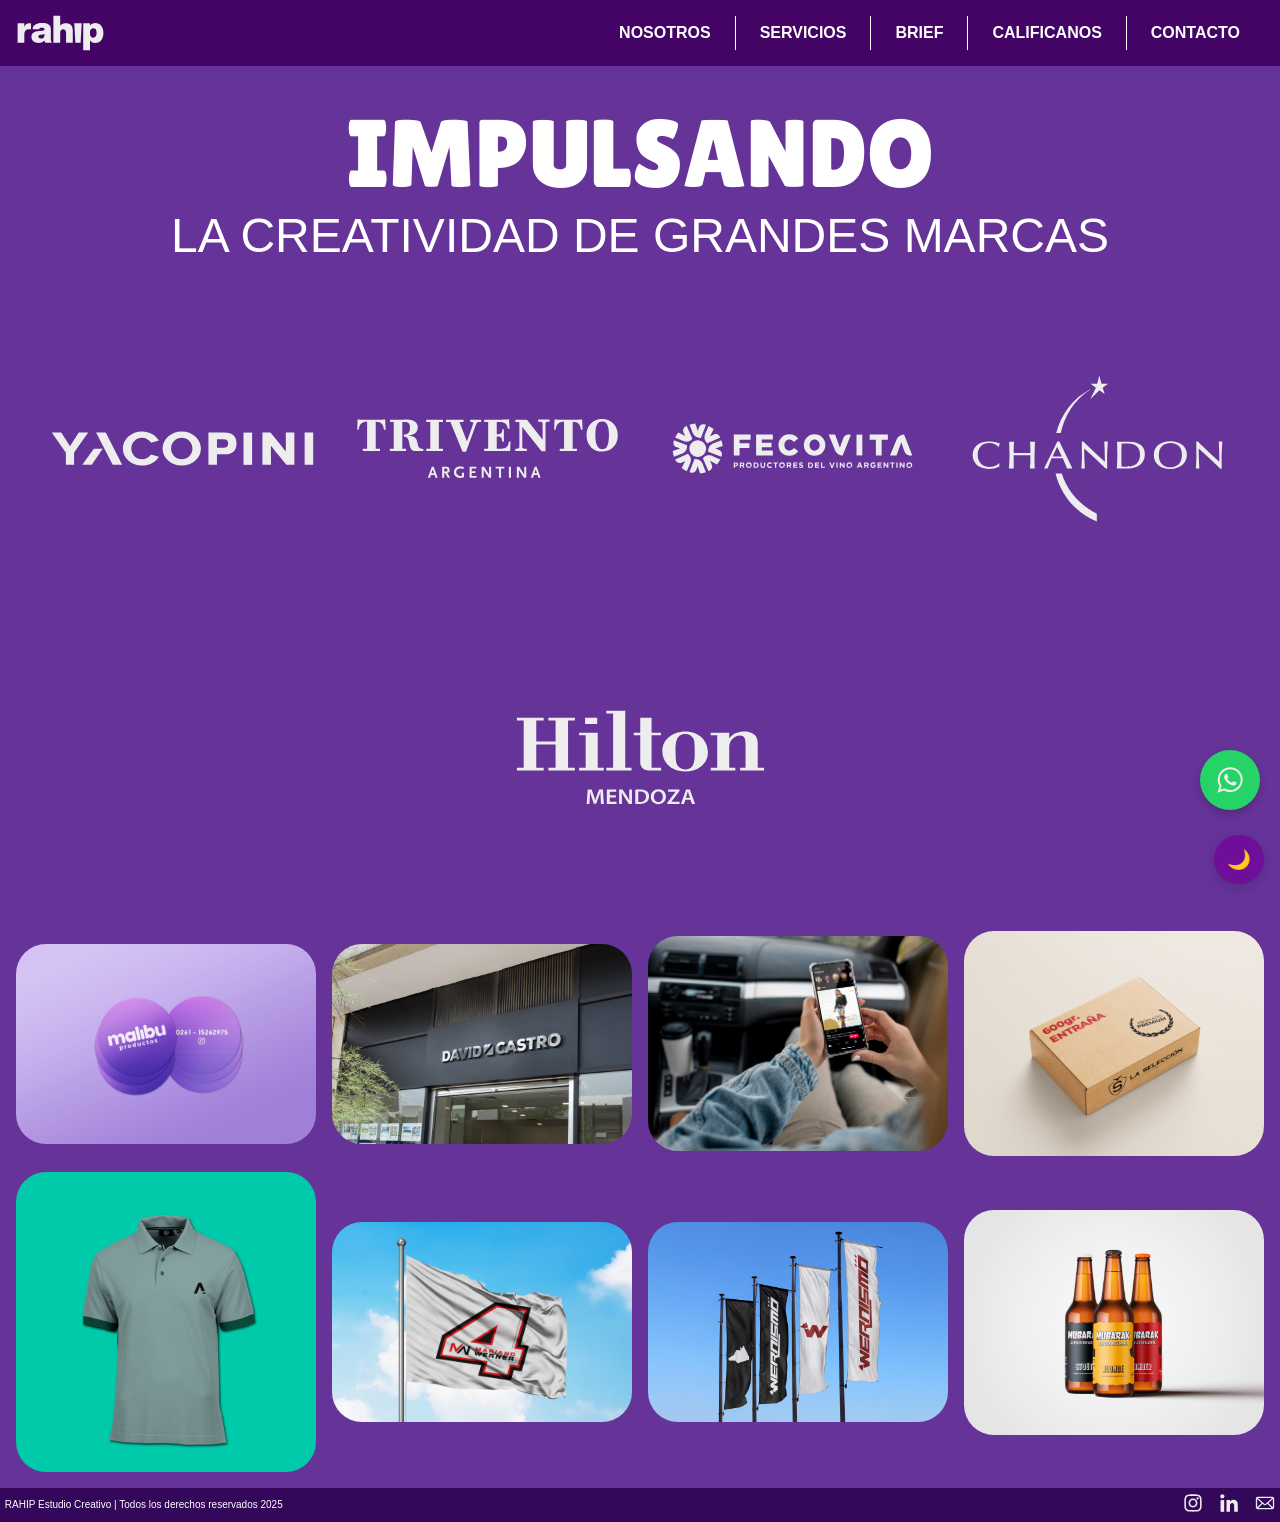
<file: index.html>
<!DOCTYPE html>
<html lang="es">
<head>
  <link rel="icon" type="image/svg+xml" href="layaout-web/archivos/rahip-logo-lila.svg">
  
  <meta charset="UTF-8">
  <meta name="viewport" content="width=device-width, initial-scale=1.0">

  <title>rahip</title>
  <link rel="stylesheet" href="indexestilos.css">

  <link rel="preconnect" href="https://fonts.googleapis.com">
  <link rel="preconnect" href="https://fonts.gstatic.com" crossorigin>
  <link href="https://fonts.googleapis.com/css2?family=Lilita+One&display=swap" rel="stylesheet">
</head>
<body>
  <div class="wrapper">
    <header>
      <nav>
        <a href="index.html" class="brand">
          <img src="layaout-web/archivos/rahip-logo-blanco.svg" alt="Marca" class="brand-icon">
        </a>
        <button class="nav-toggle" id="navToggle" aria-label="toggle navigation" aria-expanded="false">
          <span class="hamburger-icon"></span>
          <span class="sr-only">Menú</span>
        </button>
        <ul class="nav-list" id="navList">
          <li class="nav-item"><a href="nosotros.html">NOSOTROS</a></li>
          <li class="nav-item"><a href="servicios.html">SERVICIOS</a></li>
          <li class="nav-item"><a href="brief.html">BRIEF</a></li>
          <li class="nav-item"><a href="calificanos.html">CALIFICANOS</a></li>
          <li class="nav-item"><a href="contacto.html">CONTACTO</a></li>
         
        </ul>
      </nav>
    </header>
    <button id="theme-toggle" onclick="toggleTheme()">🌙</button>
    <a href="https://wa.me/+5492617501005" target="_blank" class="whatsapp-float">
      <img src="layaout-web/archivos/iconos-redes/whatsapp-blanco.svg" alt="WhatsApp">
    </a>

    <main class="content">
      <section class="banner">
        <h1 class="lilita-one-regular">IMPULSANDO</h1>
        <p class="montserrat">LA CREATIVIDAD DE GRANDES MARCAS</p>
      </section>

      <section class="logos-section">
        <div class="logos-wrapper">
          <div class="logo-item"><img src="layaout-web/archivos/marcas-carrusel/yacopini.svg" alt="Yacopini" width="275px"></div>
          <div class="logo-item"><img src="layaout-web/archivos/marcas-carrusel/trivento.svg" alt="Trivento" width="275px"></div>
          <div class="logo-item"><img src="layaout-web/archivos/marcas-carrusel/fecovita.svg" alt="Fecovita" width="275px"></div>
          <div class="logo-item"><img src="layaout-web/archivos/marcas-carrusel/chandon.svg" alt="Chandon" width="275px"></div>
          <div class="logo-item"><img src="layaout-web/archivos/marcas-carrusel/hilton.svg" alt="Hilton" width="275px"></div>
        </div>
      </section>

      <section>
        <div class="gallery-container">
          <div class="gallery-item"><img src="layaout-web/archivos/home-img/malibu.jpg" alt="Imagen 1"></div>
          <div class="gallery-item"><img src="layaout-web/archivos/home-img/david-castro.jpg" alt="Imagen 2"></div>
          <div class="gallery-item"><img src="layaout-web/archivos/home-img/helena.jpg" alt="Imagen 3"></div>
          <div class="gallery-item"><img src="layaout-web/archivos/home-img/la-seleccion.jpg" alt="Imagen 4"></div>
          <div class="gallery-item"><img src="layaout-web/archivos/home-img/laboratorio-aguero.jpg" alt="Imagen 5"></div>
          <div class="gallery-item"><img src="layaout-web/archivos/home-img/mariano-werner.jpg" alt="Imagen 6"></div>
          <div class="gallery-item"><img src="layaout-web/archivos/home-img/wernismo.jpg" alt="Imagen 7"></div>
          <div class="gallery-item"><img src="layaout-web/archivos/home-img/mubarak.jpg" alt="Imagen 8"></div>
        </div>
      </section>
    </main>

    <footer class="footer">
      <div class="footer-left">
        <p style="font-size: 10px;">RAHIP Estudio Creativo | Todos los derechos reservados 2025</p>
      </div>
      <div class="footer-right">
        <a href="#" class="social-icon"><img src="layaout-web/archivos/iconos-redes/instagram-blanco.svg" alt="Instagram"></a>
        <a href="#" class="social-icon"><img src="layaout-web/archivos/iconos-redes/linkedin-blanco.svg" alt="LinkedIn"></a>
        <a href="#" class="social-icon"><img src="layaout-web/archivos/iconos-redes/mail-blanco.svg" alt="Email"></a>
      </div>
    </footer>
  </div>

  <script>
    // Theme toggle function
    function toggleTheme() {
      const body = document.body;
      const button = document.getElementById('theme-toggle');
      body.classList.toggle('dark-theme');
      button.textContent = body.classList.contains('dark-theme') ? '☀️' : '🌙';
    }

    // Navigation toggle
    const navToggle = document.getElementById('navToggle');
    const navList = document.getElementById('navList');

    if (navToggle && navList) {
      navToggle.addEventListener('click', () => {
        navList.classList.toggle('active');
        const isExpanded = navList.classList.contains('active');
        navToggle.setAttribute('aria-expanded', isExpanded);
      });
    }
  </script>
  
</body>
</html>
</file>
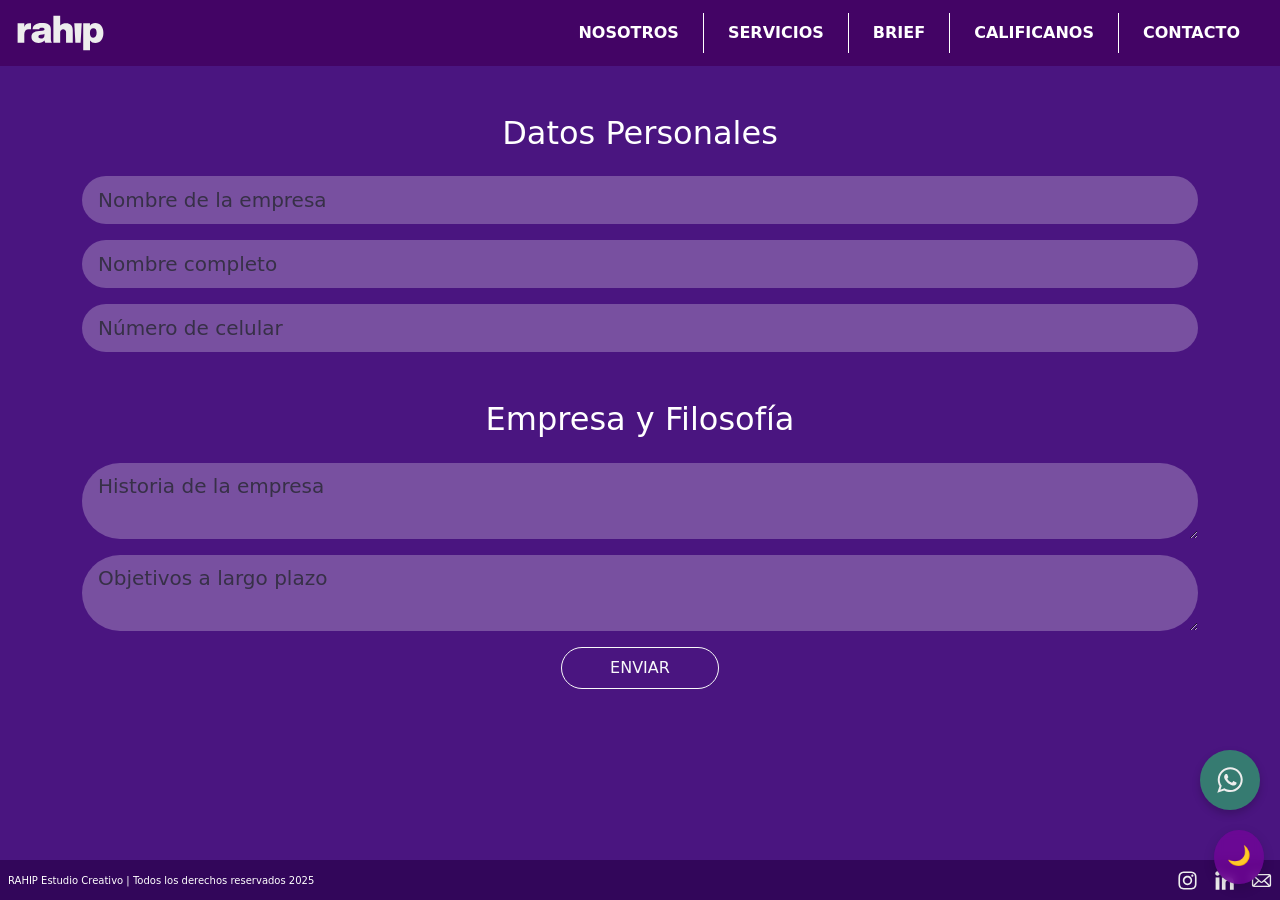
<file: brief.html>
<!DOCTYPE html>
<html lang="es">
<head>
  <meta charset="UTF-8" />
  <meta name="viewport" content="width=device-width, initial-scale=1" />
  <title>rahip - Brief</title> <link rel="stylesheet" href="brief.css" />

  <link rel="preconnect" href="https://fonts.googleapis.com" />
  <link rel="preconnect" href="https://fonts.gstatic.com" crossorigin />
  <link href="https://fonts.googleapis.com/css2?family=Lilita+One&display=swap" rel="stylesheet" />
<link rel="icon" type="image/svg+xml" href="layaout-web/archivos/rahip-logo-lila.svg">
  
  <link
    href="https://cdn.jsdelivr.net/npm/bootstrap@5.3.5/dist/css/bootstrap.min.css"
    rel="stylesheet"
    integrity="sha384-SgOJa3DmI69IUzQ2PVdRZhwQ+dy64/BUtbMJw1MZ8t5HZApcHrRKUc4W0kG879m7"
    crossorigin="anonymous"
  />
</head>
<body>
  <div class="wrapper">
    <header>
      <nav>
        <a href="index.html" class="brand">
          <img src="layaout-web/archivos/rahip-logo-blanco.svg" alt="Marca" class="brand-icon"> </a>
        <button class="nav-toggle" id="navToggle" aria-label="toggle navigation" aria-expanded="false">
          <span class="hamburger-icon"></span>
          <span class="sr-only">Menú</span>
        </button>
        <ul class="nav-list" id="navList">
          <li class="nav-item"><a href="nosotros.html">NOSOTROS</a></li>
          <li class="nav-item"><a href="servicios.html">SERVICIOS</a></li>
          <li class="nav-item"><a href="brief.html">BRIEF</a></li>
          <li class="nav-item"><a href="calificanos.html">CALIFICANOS</a></li>
          <li class="nav-item"><a href="contacto.html">CONTACTO</a></li>
        
        </ul>
      </nav>
    </header>

    <button id="theme-toggle" onclick="toggleTheme()">🌙</button>
    <a href="https://wa.me/+5492617501005" target="_blank" class="whatsapp-float">
      <img src="layaout-web/archivos/iconos-redes/whatsapp-blanco.svg" alt="WhatsApp" />
    </a>

    <main class="content">
      <section class="brief-form">
        <div class="container py-5">
          <h2 class="text-center text-white mb-4">Datos Personales</h2>
          <form action="TU_ENDPOINT" method="post">
            <div class="mb-3">
              <input
                type="text"
                name="empresa"
                class="form-control form-control-lg bg-white bg-opacity-25 border-0 rounded-pill text-white"
                placeholder="Nombre de la empresa"
                required
              />
            </div>
            <div class="mb-3">
              <input
                type="text"
                name="nombre"
                class="form-control form-control-lg bg-white bg-opacity-25 border-0 rounded-pill text-white"
                placeholder="Nombre completo"
                required
              />
            </div>
            <div class="mb-3">
              <input
                type="tel"
                name="telefono"
                class="form-control form-control-lg bg-white bg-opacity-25 border-0 rounded-pill text-white"
                placeholder="Número de celular"
                required
              />
            </div>

            <h2 class="text-center text-white mt-5 mb-4">Empresa y Filosofía</h2>
            <div class="mb-3">
              <textarea
                name="historia"
                rows="2"
                class="form-control form-control-lg bg-white bg-opacity-25 border-0 rounded-pill text-white"
                placeholder="Historia de la empresa"
                required
              ></textarea>
            </div>
            <div class="mb-3">
              <textarea
                name="objetivos"
                rows="2"
                class="form-control form-control-lg bg-white bg-opacity-25 border-0 rounded-pill text-white"
                placeholder="Objetivos a largo plazo"
                required
              ></textarea>
            </div>

            <div class="text-center">
              <button
                type="submit"
                class="btn btn-outline-light rounded-pill px-5 py-2"
              >
                ENVIAR
              </button>
            </div>
          </form>

          <div
            id="success-message"
            class="alert alert-success success-animation"
            role="alert"
            style="
              display: none;
              position: fixed;
              top: 20%;
              left: 50%;
              transform: translateX(-50%);
              z-index: 1000;
            "
          >
            ¡Formulario enviado correctamente!
          </div>
        </div>
      </section>
    </main>
    <footer class="footer">
      <div class="footer-left">
        <p style="font-size: 10px;">RAHIP Estudio Creativo | Todos los derechos reservados 2025</p>
      </div>
      <div class="footer-right">
       <a href="#" class="social-icon"><img src="layaout-web/archivos/iconos-redes/instagram-blanco.svg" alt="Instagram"></a>
        <a href="#" class="social-icon"><img src="layaout-web/archivos/iconos-redes/linkedin-blanco.svg" alt="LinkedIn"></a>
        <a href="#" class="social-icon"><img src="layaout-web/archivos/iconos-redes/mail-blanco.svg" alt="Email"></a>
      </div>
    </footer>
  </div>

  <script src="https://cdn.jsdelivr.net/npm/bootstrap@5.3.5/dist/js/bootstrap.bundle.min.js"
    integrity="sha384-k6d4wzSIapyDyv1kpU366/PK5hCdSbCRGRCMv+eplOQJWyd1fbcAu9OCUj5zNLiq"
    crossorigin="anonymous"></script>

  <script>
    // Theme toggle function
    function toggleTheme() {
      const body = document.body;
      const btn = document.getElementById("theme-toggle");
      body.classList.toggle("dark-theme");
      btn.textContent = body.classList.contains("dark-theme") ? "☀️" : "🌙";
    }

    // Navigation toggle
    const navToggle = document.getElementById('navToggle');
    const navList = document.getElementById('navList');

    if (navToggle && navList) {
      navToggle.addEventListener('click', () => {
        navList.classList.toggle('active');
        const isExpanded = navList.classList.contains('active');
        navToggle.setAttribute('aria-expanded', isExpanded);
      });
    }

    // Script for the brief-form
    const briefForm = document.querySelector(".brief-form form");
    const successMsg = document.getElementById("success-message");

    if (briefForm && successMsg) { // Check if elements exist before adding listener
        briefForm.addEventListener("submit", function (e) {
          e.preventDefault();                      // Evita recarga
          successMsg.style.display = "block";      // Muestra animación
          // Disable button after submit attempt
          const submitButton = briefForm.querySelector("button[type='submit']");
          if(submitButton) submitButton.disabled = true;


          setTimeout(() => {
            window.location.href = "index.html";   // Redirige tras 2 s
          }, 2000);
        });
    }
  </script>
</body>
</html>
</file>
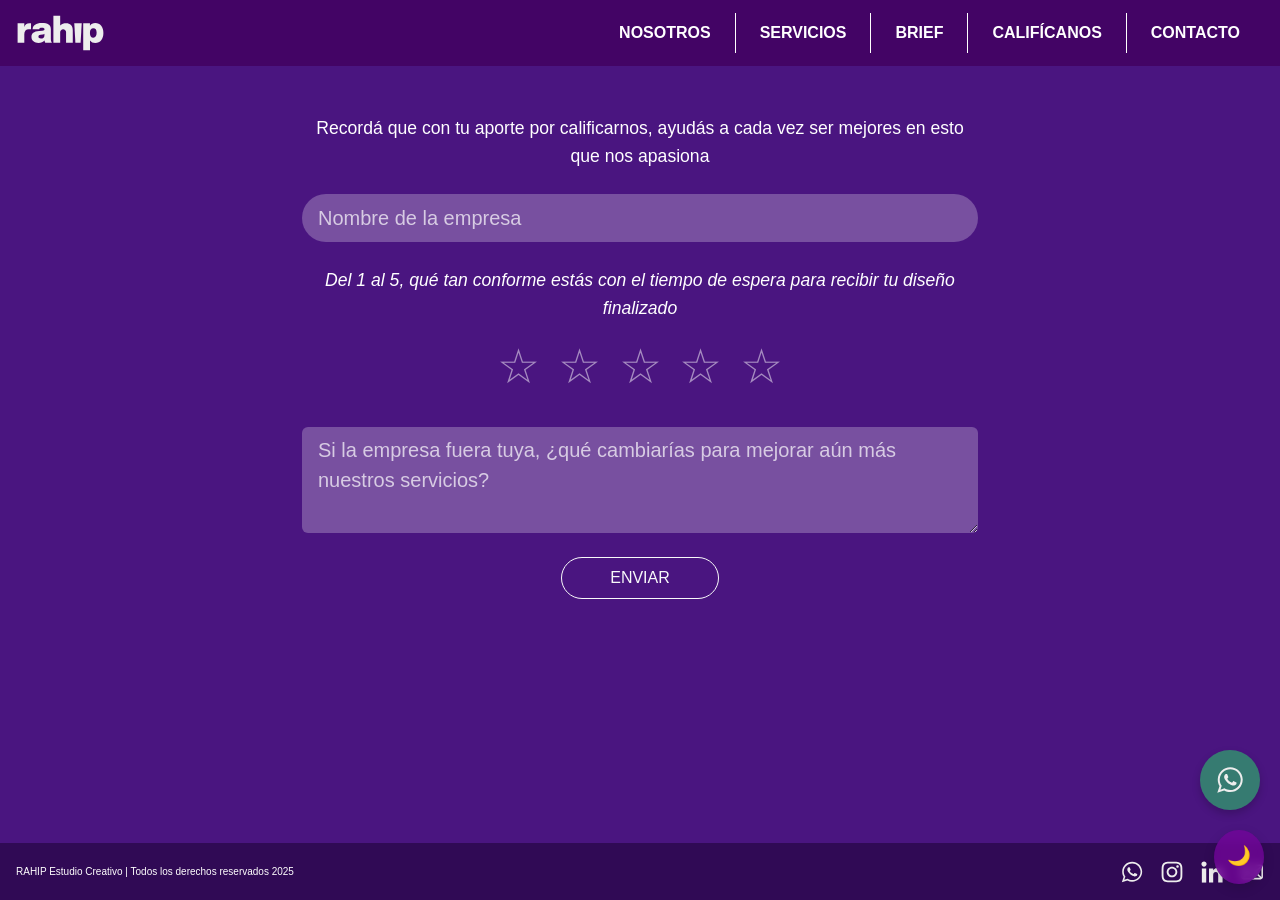
<file: calificanos.html>
<!DOCTYPE html>
<html lang="es">
<head>
  <meta charset="UTF-8">
  <link rel="icon" type="image/svg+xml" href="layaout-web/archivos/rahip-logo-lila.svg">
  <meta name="viewport" content="width=device-width, initial-scale=1">
  <title>rahip – Califícanos</title> <link rel="preconnect" href="https://fonts.googleapis.com">
  <link rel="preconnect" href="https://fonts.gstatic.com" crossorigin>
  <link href="https://fonts.googleapis.com/css2?family=Lilita+One&display=swap" rel="stylesheet">
  
  <link href="https://cdn.jsdelivr.net/npm/bootstrap@5.3.5/dist/css/bootstrap.min.css"
        rel="stylesheet"
        integrity="sha384-SgOJa3DmI69IUzQ2PVdRZhwQ+dy64/BUtbMJw1MZ8t5HZApcHrRKUc4W0kG879m7"
        crossorigin="anonymous">
  
  <link rel="stylesheet" href="calificanos.css">
</head>
<body>
  <div class="wrapper">

    <header>
      <nav>
        <a href="index.html" class="brand">
          <img src="layaout-web/archivos/rahip-logo-blanco.svg" alt="rahip" class="brand-icon">
        </a>
        <button class="nav-toggle" id="navToggle" aria-label="toggle navigation" aria-expanded="false">
          <span class="hamburger-icon"></span>
          <span class="sr-only">Menú</span>
        </button>
        <ul class="nav-list" id="navList">
          <li class="nav-item"><a href="nosotros.html">NOSOTROS</a></li>
          <li class="nav-item"><a href="servicios.html">SERVICIOS</a></li>
          <li class="nav-item"><a href="brief.html">BRIEF</a></li>
          <li class="nav-item"><a href="calificanos.html">CALIFÍCANOS</a></li>
          <li class="nav-item"><a href="contacto.html">CONTACTO</a></li>
       
        </ul>
      </nav>
    </header>

    <button id="theme-toggle" onclick="toggleTheme()">🌙</button>

    <a href="https://wa.me/+5492617501005" class="whatsapp-float" target="_blank">
      <img src="layaout-web/archivos/iconos-redes/whatsapp-blanco.svg" alt="WhatsApp">
    </a>

    <main class="content">
      <section class="calificanos-form">
        <div class="container py-5">

          <p class="intro text-center text-white mb-4">
            Recordá que con tu aporte por calificarnos, ayudás a cada vez ser mejores en esto que nos apasiona
          </p>

          <form action="TU_ENDPOINT" method="post"> <div class="mb-4">
              <input type="text" name="empresa"
                     class="form-control form-control-lg bg-white bg-opacity-25 border-0 rounded-pill text-white"
                     placeholder="Nombre de la empresa" required>
            </div>

            <p class="question text-center text-white fst-italic mb-2">
              Del 1 al 5, qué tan conforme estás con el tiempo de espera para recibir tu diseño finalizado
            </p>
            <div class="star-rating mb-4"> <input type="radio" id="star5" name="rating" value="5" />
              <label for="star5" title="5 estrellas"></label>
              <input type="radio" id="star4" name="rating" value="4" />
              <label for="star4" title="4 estrellas"></label>
              <input type="radio" id="star3" name="rating" value="3" />
              <label for="star3" title="3 estrellas"></label>
              <input type="radio" id="star2" name="rating" value="2" />
              <label for="star2" title="2 estrellas"></label>
              <input type="radio" id="star1" name="rating" value="1" />
              <label for="star1" title="1 estrella"></label>
            </div>
            
            <div class="mb-4">
              <textarea name="sugerencias" rows="3"
                        class="form-control form-control-lg bg-white bg-opacity-25 border-0 rounded text-white" placeholder="Si la empresa fuera tuya, ¿qué cambiarías para mejorar aún más nuestros servicios?"></textarea>
            </div>

            <div class="text-center">
              <button type="submit"
                      class="btn btn-outline-light rounded-pill px-5 py-2">
                ENVIAR
              </button>
            </div>
          </form>
          <div id="success-message" class="alert alert-success success-animation" role="alert" style="display:none; position: fixed; top: 20%; left: 50%; transform: translateX(-50%); z-index:1000;">
            ¡Formulario enviado correctamente!
          </div>

        </div>
      </section>
    </main>

    <footer class="footer">
      <div class="footer-left" >
        <p style="font-size: 10px;">RAHIP Estudio Creativo | Todos los derechos reservados 2025</p>
      </div>
      <div class="footer-right">
       <a href="https://wa.me/+5492617501005" class="social-icon" target="_blank"><img src="layaout-web/archivos/iconos-redes/whatsapp-blanco.svg" alt="WhatsApp"></a>
       <a href="#" class="social-icon"><img src="layaout-web/archivos/iconos-redes/instagram-blanco.svg" alt="Instagram"></a>
       <a href="#" class="social-icon"><img src="layaout-web/archivos/iconos-redes/linkedin-blanco.svg" alt="LinkedIn"></a>
       <a href="#" class="social-icon"><img src="layaout-web/archivos/iconos-redes/mail-blanco.svg" alt="Email"></a>
      </div>
    </footer>

  </div><script src="https://cdn.jsdelivr.net/npm/bootstrap@5.3.5/dist/js/bootstrap.bundle.min.js"
          integrity="sha384-k6d4wzSIapyDyv1kpU366/PK5hCdSbCRGRCMv+eplOQJWyd1fbcAu9OCUj5zNLiq"
          crossorigin="anonymous"></script>
  
  <script>
    // Theme toggle function
    function toggleTheme() {
      const b = document.body;
      b.classList.toggle('dark-theme');
      document.getElementById('theme-toggle').textContent =
        b.classList.contains('dark-theme') ? '☀️' : '🌙';
    }

    // Navigation toggle
    const navToggle = document.getElementById('navToggle');
    const navList = document.getElementById('navList');

    if (navToggle && navList) {
      navToggle.addEventListener('click', () => {
        navList.classList.toggle('active');
        const isExpanded = navList.classList.contains('active');
        navToggle.setAttribute('aria-expanded', isExpanded);
      });
    }

    // Form submission with success message
    const calificanosForm = document.querySelector('.calificanos-form form');
    const successMsg  = document.getElementById('success-message');

    if(calificanosForm && successMsg) { // Check if elements exist
        calificanosForm.addEventListener('submit', function(e) {
          e.preventDefault();               // Evitamos recarga inmediata
          successMsg.style.display = 'block'; // Mostramos el mensaje
          const submitButton = calificanosForm.querySelector('button[type="submit"]');
          if(submitButton) submitButton.disabled = true; // Opcional: deshabilita botón

          // Tras 2 s de animación, redirigimos al inicio
          setTimeout(() => {
            window.location.href = 'index.html'; // O a una página de agradecimiento
          }, 2000);
        });
    }
  </script>
  
</body>
</html>
</file>
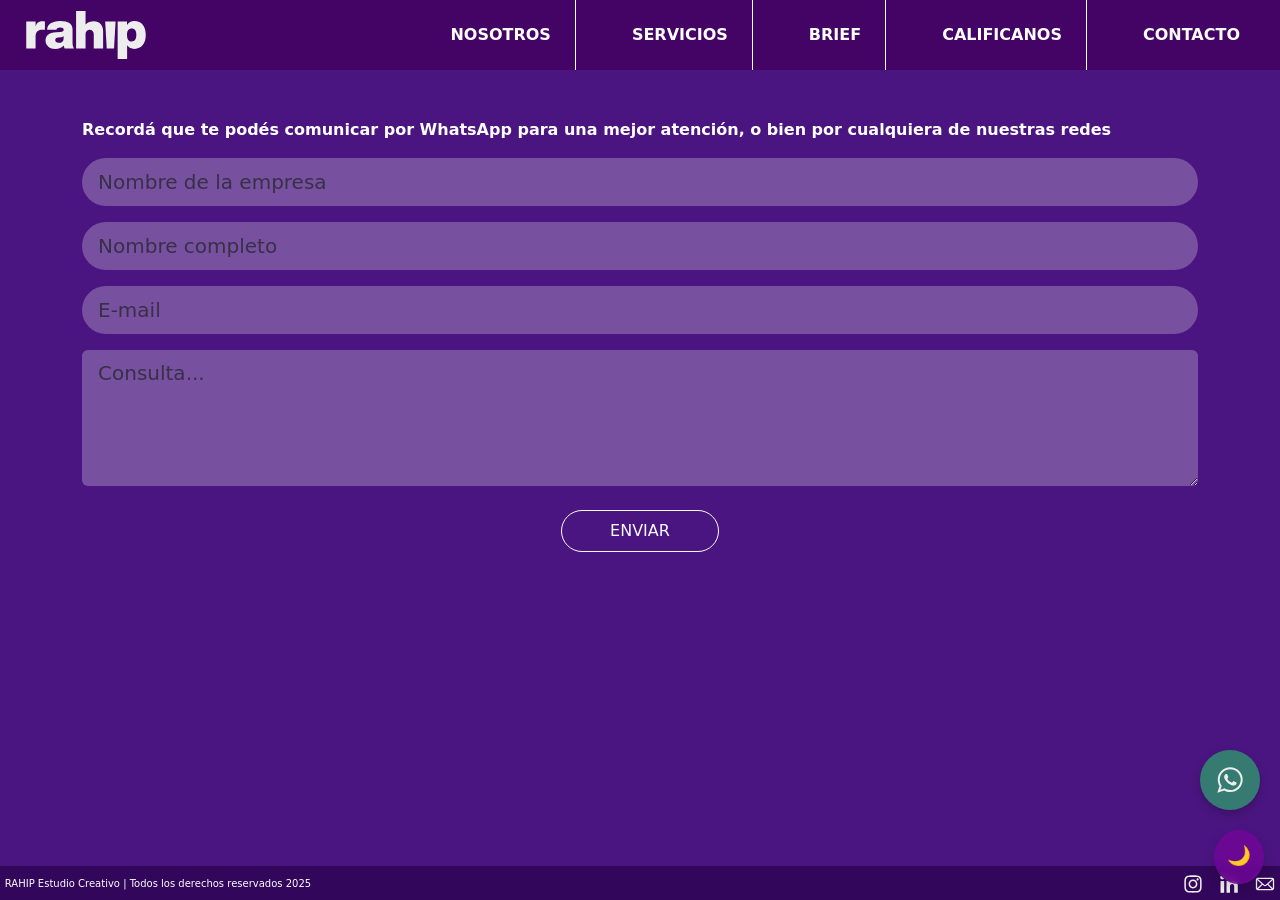
<file: contacto.html>
<!DOCTYPE html>
<html lang="es">
<head>
  <meta charset="UTF-8" />
  <meta name="viewport" content="width=device-width, initial-scale=1" />
  <title>rahip – Contacto</title>
  <link rel="stylesheet" href="contacto.css" />
  <!-- Google Fonts -->
   <link rel="icon" type="image/svg+xml" href="layaout-web/archivos/rahip-logo-lila.svg">
  
  <link rel="preconnect" href="https://fonts.googleapis.com" />
  <link rel="preconnect" href="https://fonts.gstatic.com" crossorigin />
  <link href="https://fonts.googleapis.com/css2?family=Lilita+One&display=swap" rel="stylesheet" />
  <!-- Bootstrap -->
  <link
    href="https://cdn.jsdelivr.net/npm/bootstrap@5.3.5/dist/css/bootstrap.min.css"
    rel="stylesheet"
    integrity="sha384-SgOJa3DmI69IUzQ2PVdRZhwQ+dy64/BUtbMJw1MZ8t5HZApcHrRKUc4W0kG879m7"
    crossorigin="anonymous"
  />
</head>
<body>
  <div class="wrapper">
    <!-- Header -->
    <header>
      <nav>
        <ul class="nav-list">
          <li class="brand">
            <a href="index.html">
              <img src="layaout-web/archivos/rahip-logo-blanco.svg" alt="rahip" class="brand-icon" />
            </a>
          </li>
          <li class="nav-item"><a href="nosotros.html">NOSOTROS</a></li>
          <li class="nav-item"><a href="servicios.html">SERVICIOS</a></li>
          <li class="nav-item"><a href="brief.html">BRIEF</a></li>
          <li class="nav-item"><a href="calificanos.html">CALIFICANOS</a></li>
          <li class="nav-item"><a href="contacto.html">CONTACTO</a></li>
       
        </ul>
      </nav>
    </header>

    <!-- Toggle de tema -->
    <button id="theme-toggle" onclick="toggleTheme()">🌙</button>

    <!-- WhatsApp flotante -->
    <a href="https://wa.me/+5492617501005" class="whatsapp-float" target="_blank">
      <img src="layaout-web/archivos/iconos-redes/whatsapp-blanco.svg" alt="WhatsApp" />
    </a>

    <!-- Contenido principal -->
    <main class="content">
      <section class="contact-form">
        <div class="container py-5">
          <!-- Mensaje Intro -->
          <p  style="font-weight: 600;color:#fff;" >
            Recordá que te podés comunicar por WhatsApp para una mejor atención, o bien por cualquiera de nuestras redes
          </p>
          

          <form action="TU_ENDPOINT" method="post">
            <div class="mb-3">
              <input
                type="text"
                name="empresa"
                class="form-control form-control-lg bg-white bg-opacity-25 border-0 rounded-pill text-white"
                placeholder="Nombre de la empresa"
                required
              />
            </div>
            <div class="mb-3">
              <input
                type="text"
                name="nombre"
                class="form-control form-control-lg bg-white bg-opacity-25 border-0 rounded-pill text-white"
                placeholder="Nombre completo"
                required
              />
            </div>
            <div class="mb-3">
              <input
                type="email"
                name="email"
                class="form-control form-control-lg bg-white bg-opacity-25 border-0 rounded-pill text-white"
                placeholder="E‑mail"
                required
              />
            </div>
            <div class="mb-4">
              <textarea
                name="consulta"
                rows="4"
                class="form-control form-control-lg bg-white bg-opacity-25 border-0 rounded text-white"
                placeholder="Consulta..."
                required
              ></textarea>
            </div>

            <!-- Botón Enviar -->
            <div class="text-center">
              <button type="submit" class="btn btn-outline-light rounded-pill px-5 py-2">
                ENVIAR
              </button>
            </div>
          </form>

          <!-- Mensaje de confirmación oculto por defecto -->
          <div
            id="success-message"
            class="alert alert-success success-animation"
            role="alert"
            style="
              display: none;
              position: fixed;
              top: 20%;
              left: 50%;
              transform: translateX(-50%);
              z-index: 1000;
            "
          >
            ¡Formulario enviado correctamente!
          </div>
        </div>
      </section>
    </main>

    <!-- Footer -->
    <footer class="footer">
      <div class="footer-left">
        <p style="font-size: 10px;">RAHIP Estudio Creativo | Todos los derechos reservados 2025</p>
      </div>
      <div class="footer-right">
       <a href="#" class="social-icon"><img src="layaout-web/archivos/iconos-redes/instagram-blanco.svg" alt="Instagram" /></a>
        <a href="#" class="social-icon"><img src="layaout-web/archivos/iconos-redes/linkedin-blanco.svg" alt="LinkedIn" /></a>
        <a href="#" class="social-icon"><img src="layaout-web/archivos/iconos-redes/mail-blanco.svg" alt="Email" /></a>
      </div>
    </footer>
  </div><!-- /.wrapper -->

  <!-- Scripts -->
  <script src="https://www.google.com/recaptcha/api.js" async defer></script>
  <script
    src="https://cdn.jsdelivr.net/npm/bootstrap@5.3.5/dist/js/bootstrap.bundle.min.js"
    integrity="sha384-k6d4wzSIapyDyv1kpU366/PK5hCdSbCRGRCMv+eplOQJWyd1fbcAu9OCUj5zNLiq"
    crossorigin="anonymous"
  ></script>
  <script>
    // Cambio de tema
    function toggleTheme() {
      const body = document.body;
      const btn  = document.getElementById("theme-toggle");
      body.classList.toggle("dark-theme");
      btn.textContent = body.classList.contains("dark-theme") ? "☀️" : "🌙";
    }

    // Animación + redirección en el formulario de contacto
    const contactForm = document.querySelector(".contact-form form");
    const successMsg  = document.getElementById("success-message");

    contactForm.addEventListener("submit", function(e) {
      e.preventDefault();                // Evita recarga inmediata
      successMsg.style.display = "block"; // Muestra el mensaje
      contactForm.querySelector("button").disabled = true; // Deshabilita botón

      // Tras 2 s, redirige al inicio
      setTimeout(() => {
        window.location.href = "index.html";
      }, 2000);
    });
  </script>
</body>
</html>
</file>
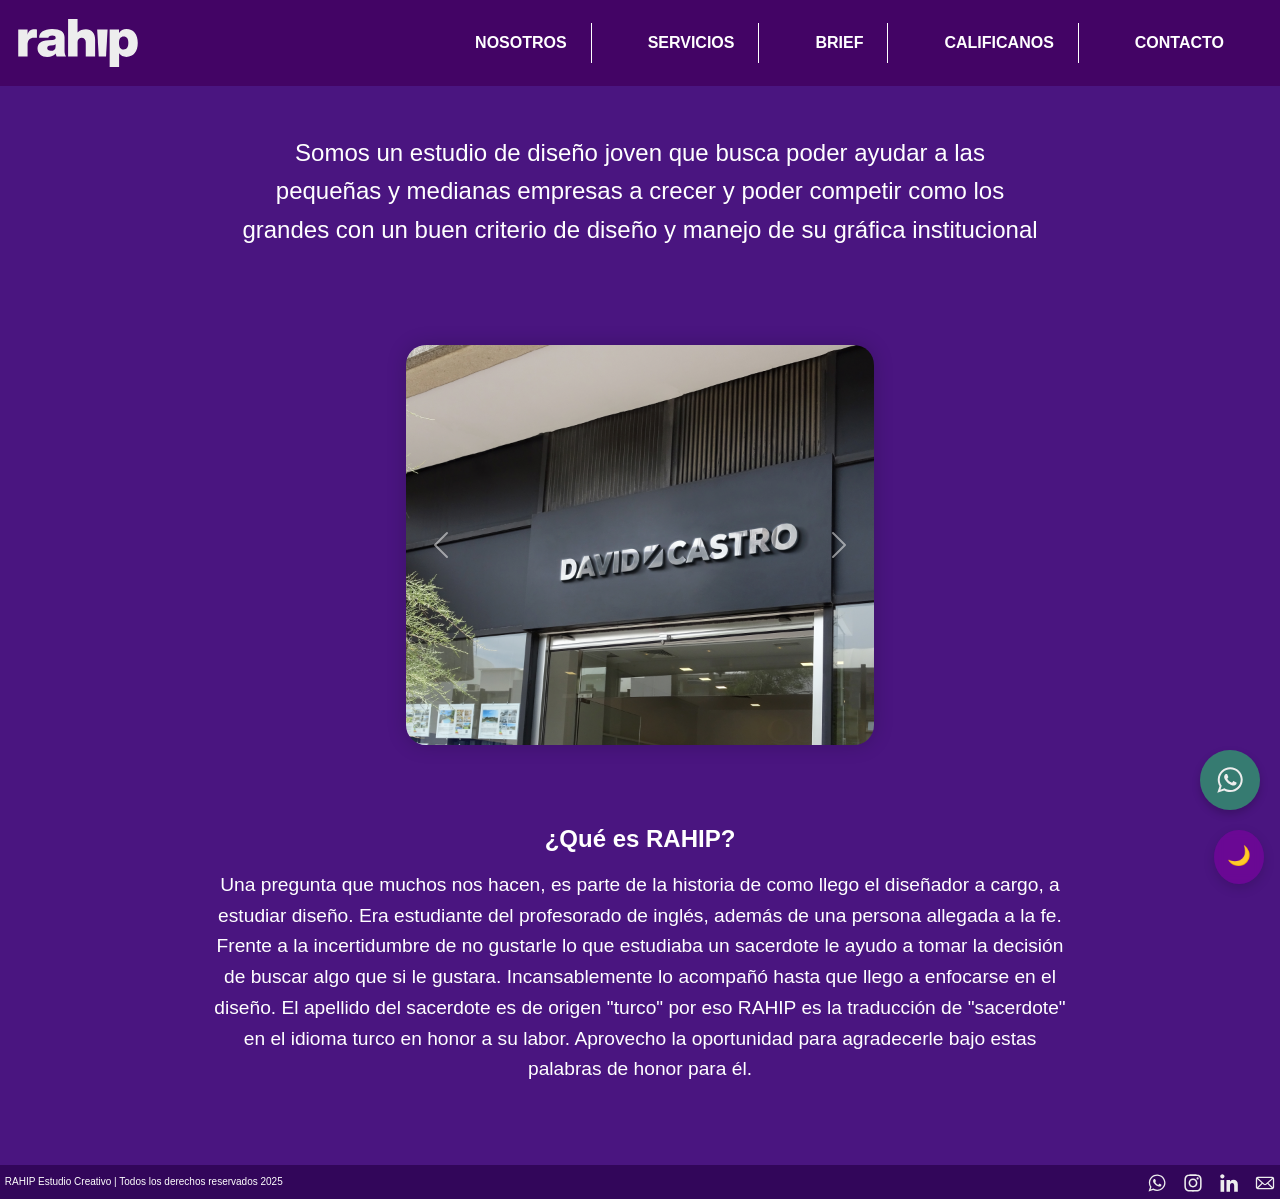
<file: nosotros.html>
<!DOCTYPE html>
<html lang="es">
<head>
  <meta charset="UTF-8">
  <meta name="viewport" content="width=device-width, initial-scale=1.0">
  <title>rahip - Nosotros</title>

  <link rel="preconnect" href="https://fonts.googleapis.com">
  <link rel="preconnect" href="https://fonts.gstatic.com" crossorigin>
  <link href="https://fonts.googleapis.com/css2?family=Lilita+One&display=swap" rel="stylesheet">
  
  <link href="https://cdn.jsdelivr.net/npm/bootstrap@5.3.5/dist/css/bootstrap.min.css" rel="stylesheet" integrity="sha384-SgOJa3DmI69IUzQ2PVdRZhwQ+dy64/BUtbMJw1MZ8t5HZApcHrRKUc4W0kG879m7" crossorigin="anonymous">
  
  <link rel="stylesheet" href="nosotros.css">
<link rel="icon" type="image/svg+xml" href="layaout-web/archivos/rahip-logo-lila.svg">
  
</head>
<body>
  <div class="wrapper">
    <header>
      <nav>
        <a href="index.html" class="brand">
          <img src="layaout-web/archivos/rahip-logo-blanco.svg" alt="Marca" class="brand-icon">
        </a>
        <button class="nav-toggle" id="navToggle" aria-label="toggle navigation" aria-expanded="false">
          <span class="hamburger-icon"></span>
          <span class="sr-only">Menú</span>
        </button>
        <ul class="nav-list" id="navList">
          <li class="nav-item"><a href="nosotros.html">NOSOTROS</a></li>
          <li class="nav-item"><a href="servicios.html">SERVICIOS</a></li>
          <li class="nav-item"><a href="brief.html">BRIEF</a></li>
          <li class="nav-item"><a href="calificanos.html">CALIFICANOS</a></li>
          <li class="nav-item"><a href="contacto.html">CONTACTO</a></li>
        
        </ul>
      </nav>
    </header>

    <button id="theme-toggle" onclick="toggleTheme()">🌙</button>
    <a href="https://wa.me/+5492617501005" target="_blank" class="whatsapp-float">
      <img src="layaout-web/archivos/iconos-redes/whatsapp-blanco.svg" alt="WhatsApp">
    </a>

    <main class="content">
      <section class="nosotros">
        <p>
          Somos un estudio de diseño joven que busca poder ayudar a las pequeñas y medianas empresas a crecer y poder competir como los grandes con un buen criterio de diseño y manejo de su gráfica institucional
        </p>
      </section>
      
      <section>
        <div class="gallery-container">
          <div id="carouselExample" class="carousel slide">
            <div class="carousel-inner">
              <div class="carousel-item active">
                <img src="layaout-web/archivos/home-img/david-castro.jpg" class="d-block w-100" alt="...">
              </div>
              <div class="carousel-item">
                <img src="layaout-web/archivos/home-img/helena.jpg" class="d-block w-100" alt="...">
              </div>
              <div class="carousel-item">
                <img src="layaout-web/archivos/home-img/la-seleccion.jpg" class="d-block w-100" alt="...">
              </div>
              <div class="carousel-item">
                <img src="layaout-web/archivos/home-img/laboratorio-aguero.jpg" class="d-block w-100" alt="...">
              </div>
              <div class="carousel-item">
                <img src="layaout-web/archivos/home-img/malibu.jpg" class="d-block w-100" alt="...">
              </div>
              <div class="carousel-item">
                <img src="layaout-web/archivos/home-img/mariano-werner.jpg" class="d-block w-100" alt="...">
              </div>
              <div class="carousel-item">
                <img src="layaout-web/archivos/home-img/mubarak.jpg" class="d-block w-100" alt="...">
              </div>
              <div class="carousel-item">
                <img src="layaout-web/archivos/home-img/wernismo.jpg" class="d-block w-100" alt="...">
              </div>
            </div>
            <button class="carousel-control-prev" type="button" data-bs-target="#carouselExample" data-bs-slide="prev">
              <span class="carousel-control-prev-icon" aria-hidden="true"></span>
              <span class="visually-hidden">Previous</span>
            </button>
            <button class="carousel-control-next" type="button" data-bs-target="#carouselExample" data-bs-slide="next">
              <span class="carousel-control-next-icon" aria-hidden="true"></span>
              <span class="visually-hidden">Next</span>
            </button>
          </div>
       </div>
      </section>
       
       <section class="rahip-info">
        <h2>¿Qué es RAHIP?</h2>
        <p>
          Una pregunta que muchos nos hacen, es parte de la historia de como llego el diseñador a cargo, a estudiar diseño.
          Era estudiante del profesorado de inglés, además de una persona allegada a la fe. Frente a la incertidumbre de no gustarle lo que estudiaba un sacerdote le ayudo a tomar la decisión de buscar algo que si le gustara. Incansablemente lo acompañó hasta que llego a enfocarse en el diseño.
          El apellido del sacerdote es de origen "turco" por eso RAHIP es la traducción de "sacerdote" en el idioma turco en honor a su labor.
          Aprovecho la oportunidad para agradecerle bajo estas palabras de honor para él.
        </p>
      </section>

   
    </main>

    <footer class="footer">
      <div class="footer-left">
        <p style="font-size: 10px;">RAHIP Estudio Creativo | Todos los derechos reservados 2025</p>
      </div>
      <div class="footer-right">
        <a href="https://wa.me/+5492617501005" class="social-icon" target="_blank"><img src="layaout-web/archivos/iconos-redes/whatsapp-blanco.svg" alt="WhatsApp"></a>
        <a href="#" class="social-icon"><img src="layaout-web/archivos/iconos-redes/instagram-blanco.svg" alt="Instagram"></a>
        <a href="#" class="social-icon"><img src="layaout-web/archivos/iconos-redes/linkedin-blanco.svg" alt="LinkedIn"></a>
        <a href="#" class="social-icon"><img src="layaout-web/archivos/iconos-redes/mail-blanco.svg" alt="Email"></a>
      </div>
    </footer>
  </div>
  <script src="https://cdn.jsdelivr.net/npm/bootstrap@5.3.5/dist/js/bootstrap.bundle.min.js" integrity="sha384-k6d4wzSIapyDyv1kpU366/PK5hCdSbCRGRCMv+eplOQJWyd1fbcAu9OCUj5zNLiq" crossorigin="anonymous"></script>

  <script>
    // Theme toggle function
    function toggleTheme() {
      const body = document.body;
      const button = document.getElementById('theme-toggle');
      body.classList.toggle('dark-theme');
      button.textContent = body.classList.contains('dark-theme') ? '☀️' : '🌙';
    }

    // Navigation toggle
    const navToggle = document.getElementById('navToggle');
    const navList = document.getElementById('navList');

    if (navToggle && navList) {
      navToggle.addEventListener('click', () => {
        navList.classList.toggle('active');
        const isExpanded = navList.classList.contains('active');
        navToggle.setAttribute('aria-expanded', isExpanded);
      });
    }
  </script>
  
</body>
</html>
</file>
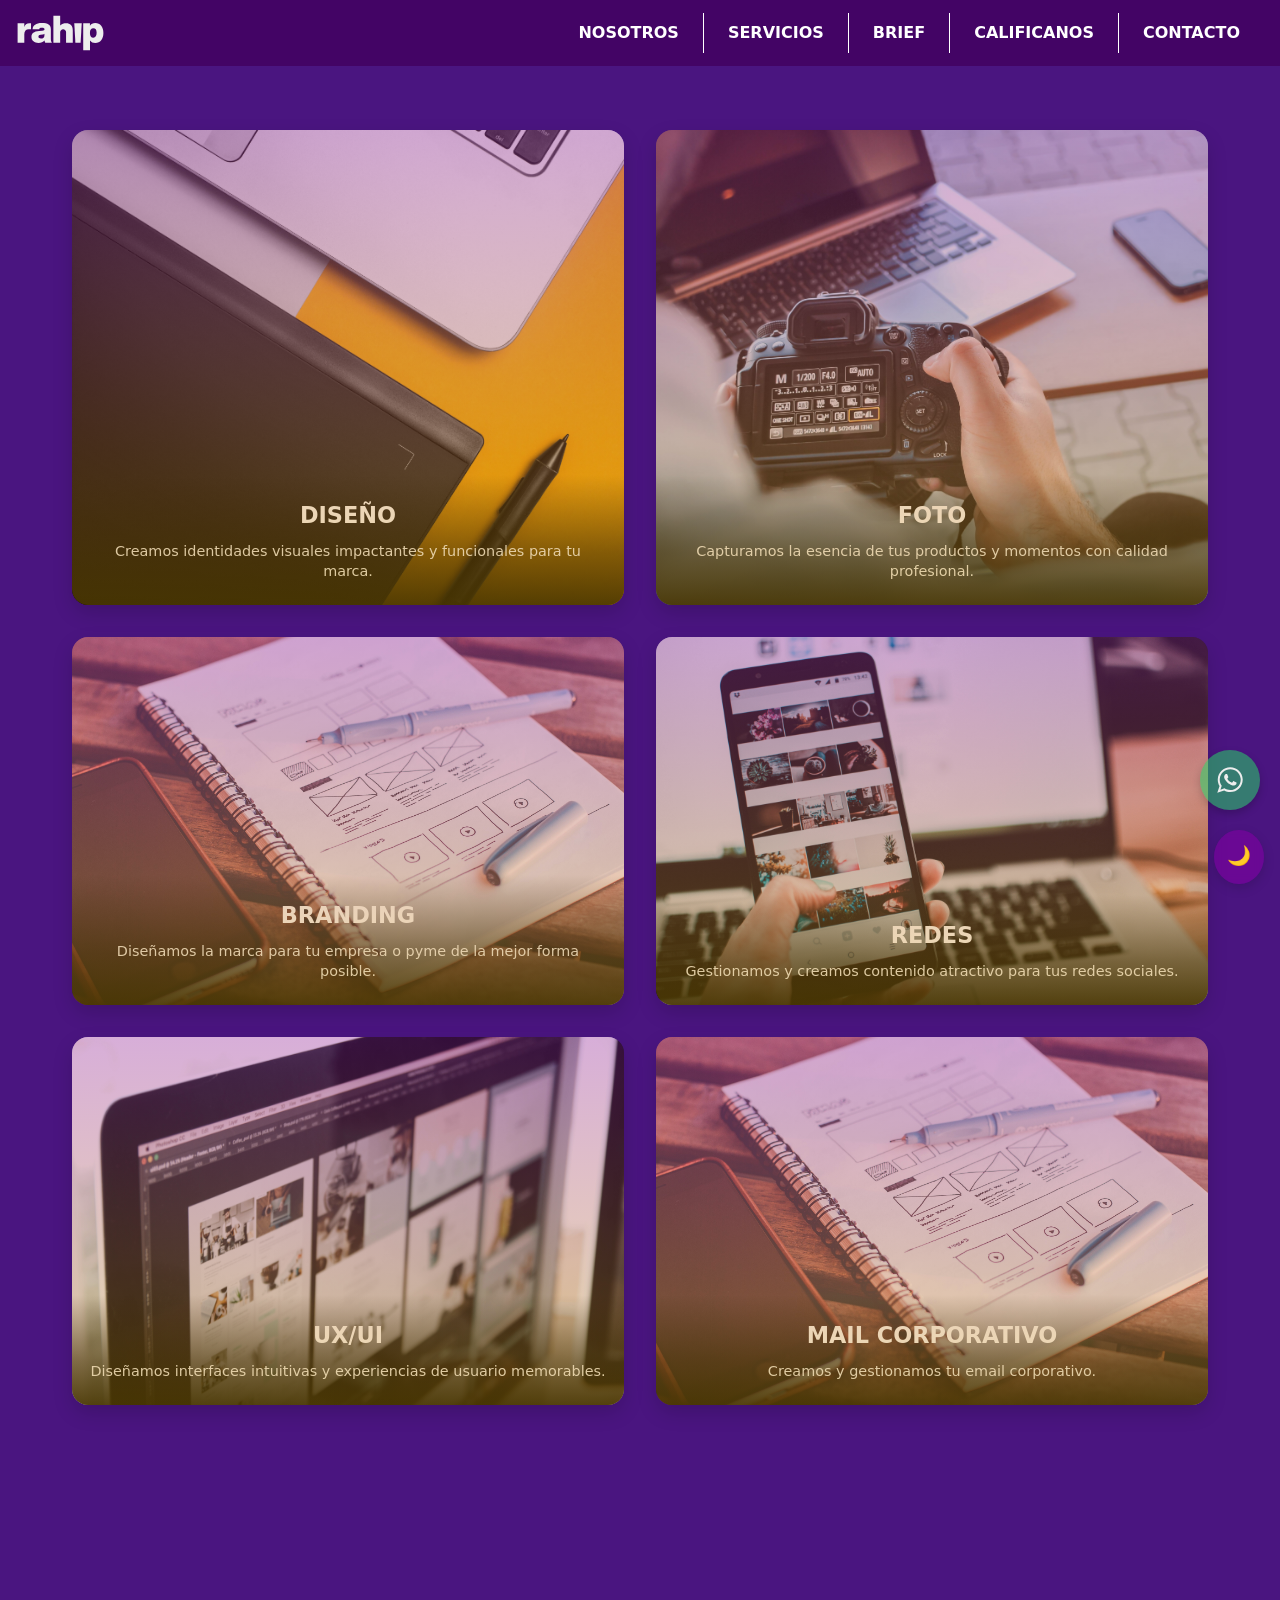
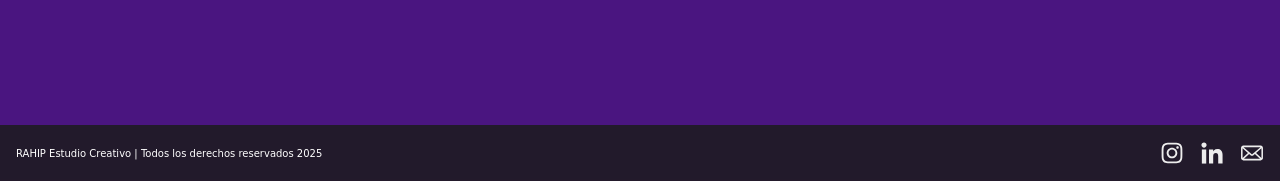
<file: servicios.html>
<!DOCTYPE html>
<html lang="es">
<head>
  <link rel="icon" type="image/svg+xml" href="layaout-web/archivos/rahip-logo-lila.svg">
  
  <meta charset="UTF-8">
  <meta name="viewport" content="width=device-width, initial-scale=1.0">
  <title>rahip - Servicios</title> <link rel="stylesheet" href="servicios.css">

  <link rel="preconnect" href="https://fonts.googleapis.com">
  <link rel="preconnect" href="https://fonts.gstatic.com" crossorigin>
  <link href="https://fonts.googleapis.com/css2?family=Lilita+One&display=swap" rel="stylesheet">
  
  <link href="https://cdn.jsdelivr.net/npm/bootstrap@5.3.5/dist/css/bootstrap.min.css" rel="stylesheet" integrity="sha384-SgOJa3DmI69IUzQ2PVdRZhwQ+dy64/BUtbMJw1MZ8t5HZApcHrRKUc4W0kG879m7" crossorigin="anonymous">
  
</head>
<body>
  <div class="wrapper">
    <header>
      <nav>
        <a href="index.html" class="brand">
          <img src="layaout-web/archivos/rahip-logo-blanco.svg" alt="Marca" class="brand-icon"> </a>
        <button class="nav-toggle" id="navToggle" aria-label="toggle navigation" aria-expanded="false">
          <span class="hamburger-icon"></span>
          <span class="sr-only">Menú</span>
        </button>
        <ul class="nav-list" id="navList">
          <li class="nav-item"><a href="nosotros.html">NOSOTROS</a></li>
          <li class="nav-item"><a href="servicios.html">SERVICIOS</a></li>
          <li class="nav-item"><a href="brief.html">BRIEF</a></li>
          <li class="nav-item"><a href="calificanos.html">CALIFICANOS</a></li>
          <li class="nav-item"><a href="contacto.html">CONTACTO</a></li>
       
        </ul>
      </nav>
    </header>
    
    <button id="theme-toggle" onclick="toggleTheme()">🌙</button>
        
    <a href="https://wa.me/+5492617501005" target="_blank" class="whatsapp-float">
      <img src="layaout-web/archivos/iconos-redes/whatsapp-blanco.svg" alt="WhatsApp">
    </a>
<main class="content">

  <section class="services-list-container">
    <div class="service-card">
      <img src="layaout-web/archivos/servicios-img/servicio-diseño.jpg" class="service-image" alt="Servicio de Diseño Gráfico">
      <div class="gallery-text">DISEÑO<br><span>Creamos identidades visuales impactantes y funcionales para tu marca.</span></div>
    </div>
    <div class="service-card">
      <img src="layaout-web/archivos/servicios-img/servicio-fotografia.jpg" class="service-image" alt="Servicio de Fotografía Profesional">
      <div class="gallery-text">FOTO<br><span>Capturamos la esencia de tus productos y momentos con calidad profesional.</span></div>
    </div>
    <div class="service-card">
      <img src="layaout-web/archivos/servicios-img/servicio-branding.jpg" class="service-image" alt="Servicio de Branding y Desarrollo de Marca">
      <div class="gallery-text">BRANDING<br><span>Diseñamos la marca para tu empresa o pyme de la mejor forma posible.</span></div>
    </div>
    <div class="service-card">
      <img src="layaout-web/archivos/servicios-img/servicio-redes.jpg" class="service-image" alt="Servicio de Gestión de Redes Sociales">
      <div class="gallery-text">REDES<br><span>Gestionamos y creamos contenido atractivo para tus redes sociales.</span></div>
    </div>
    <div class="service-card">
      <img src="layaout-web/archivos/servicios-img/servicio-uxui.jpg" class="service-image" alt="Servicio de Diseño UX/UI">
      <div class="gallery-text">UX/UI<br><span>Diseñamos interfaces intuitivas y experiencias de usuario memorables.</span></div>
    </div>
       <div class="service-card">
      <img src="layaout-web/archivos/servicios-img/servicio-branding.jpg" class="service-image" alt="Servicio de Branding y Desarrollo de Marca">
      <div class="gallery-text">MAIL CORPORATIVO<br><span>Creamos y gestionamos tu email corporativo.</span></div>
    </div>
    </section> <section class="rahip-info">
    </section>
  <section class="section-servicios">
    </section>
</main>

    <footer class="footer" >
      <div class="footer-left">
        <p style="font-size: 10px;">RAHIP Estudio Creativo | Todos los derechos reservados 2025</p>
      </div>
      <div class="footer-right">
        <a href="#" class="social-icon"><img src="layaout-web/archivos/iconos-redes/instagram-blanco.svg" alt="Instagram"></a>
        <a href="#" class="social-icon"><img src="layaout-web/archivos/iconos-redes/linkedin-blanco.svg" alt="LinkedIn"></a>
        <a href="#" class="social-icon"><img src="layaout-web/archivos/iconos-redes/mail-blanco.svg" alt="Email"></a>
      </div>
    </footer>
  </div>
  
  <script src="https://cdn.jsdelivr.net/npm/bootstrap@5.3.5/dist/js/bootstrap.bundle.min.js" integrity="sha384-k6d4wzSIapyDyv1kpU366/PK5hCdSbCRGRCMv+eplOQJWyd1fbcAu9OCUj5zNLiq" crossorigin="anonymous"></script>
  
  <script>
    // Theme toggle function
    function toggleTheme() {
      const body = document.body;
      const button = document.getElementById('theme-toggle');
      body.classList.toggle('dark-theme');
      button.textContent = body.classList.contains('dark-theme') ? '☀️' : '🌙';
    }

    // Navigation toggle
    const navToggle = document.getElementById('navToggle');
    const navList = document.getElementById('navList');

    if (navToggle && navList) {
      navToggle.addEventListener('click', () => {
        navList.classList.toggle('active');
        const isExpanded = navList.classList.contains('active');
        navToggle.setAttribute('aria-expanded', isExpanded);
      });
    }

    // The following script for '.calificanos-form' seems out of place on servicios.html
    // It will likely cause an error or do nothing as the elements it targets are not here.
    // Consider removing it from this page if it's not needed.
    // I've added null checks to prevent immediate errors.
    const formCalificanos = document.querySelector('.calificanos-form form');
    const successMessageCalificanos  = document.getElementById('success-message');
  
    if (formCalificanos && successMessageCalificanos) {
        formCalificanos.addEventListener('submit', function(e) {
          e.preventDefault();              
          successMessageCalificanos.style.display = 'block';     
          const submitButton = formCalificanos.querySelector('button[type="submit"]');
          if(submitButton) submitButton.disabled = true;
      
          setTimeout(() => {
            // formCalificanos.submit(); // This would attempt to submit the form
            // For demonstration, redirecting or just hiding message might be better if no actual submission endpoint
            // window.location.href = "index.html"; // Example redirect
             successMessageCalificanos.style.display = 'none'; // Hide message after a delay
          }, 2000); 
        });
    }
  </script>
  
</body>
</html>
</file>
<file: indexestilos.css>
/* Reset básico */
* {
    margin: 0;
    padding: 0;
    box-sizing: border-box;
  }
html {
    height: 100%;
    margin: 0;
    padding: 0;
}

body {
    background-color:var(--bg-color); /* */
    font-family: Arial, sans-serif; /* */
    font-weight: 300; /* */
    background-size: 100%; /* */
    height: 100%; /* */
    margin: 0; /* */
    padding: 0; /* */
    color: var(--text-color); /* */
}
:root { /* */
    --bg-color: #663399; /* */
    --text-color: black; /* */
    --link-color: black; /* */
    --nav-bg: #1a1725; /* */
    --footer-bg: rgba(30, 27, 33, 0.89); /* */
}

body.dark-theme { /* */
    --bg-color: #111; /* */
    --bg-color-nav:#2c292d; /* */
    --text-color: #060607; /* */
    --link-color:#040404; /* */
    --nav-bg: #2b2a2a; /* */
    --footer-bg: #111; /* */
}

.wrapper { /* */
    display: flex; /* */
    flex-direction: column; /* */
    min-height: 100vh; /* */
}
  
.content { /* */
    flex: 1; /* */
}
  
/* Tipografías (existing) */
.montserrat { /* */
    font-family: "Montserrat", sans-serif; /* */
    font-optical-sizing: auto; /* */
    font-size: 3rem; /* */
    font-style: normal; /* */
}
  
.lilita-one-regular { /* */
    font-family: "Lilita One", sans-serif; /* */
    font-weight: 400; /* */
    font-style: normal; /* */
    font-size: 6rem; /* */
}

/* Navigation Styles - UPDATED */
header nav {
  background-color: rgb(67, 4, 101); /* Base color from previous nav */
  transition: background-color 0.6s ease; /* */
  padding: 0.5rem 1rem; 
  display: flex;
  justify-content: space-between; 
  align-items: center;
  position: relative; /* For absolute positioning of mobile menu */
}

.brand { /* Applied to the <a> tag for the logo */
  /* No margin-right: auto needed due to space-between on nav */
}

.brand-icon {
  height: 50px; /* Adjusted for a typical nav bar height */
  width: auto; /* */
  display: block; /* Removes extra space if the <a> is inline */
}

/* Nav List (Desktop) */
.nav-list {
  display: flex; /* */
  list-style: none; /* */
  margin: 0; /* */
  padding: 0; /* */
  align-items: center; 
}

.nav-item { /* This is the <li> */
  padding: 0 1rem; /* */ /* Spacing between items */
  position: relative; /* */
}

.nav-item:not(:last-of-type) { /* */
  border-right: 1px solid #fff; /* */
}

.nav-list li a { /* This is the <a> tag inside <li> */
  display: flex; /* */
  align-items: center; /* */
  color: #fff; /* */
  text-decoration: none; /* */
  font-weight: bold; /* */
  height: 100%; /* */
  padding: 0.5rem; /* Padding within the link */
}

.user { /* This is the <li> for the user icon */
  margin-left: 1rem; /* */
  padding-left: 1rem; /* */
  border-left: 1px solid #fff; /* */
  display: flex; 
  align-items: center;
}

.user-icon {
  height: 30px; /* */
  width: auto; /* */
}

/* Hamburger Toggle Button */
.nav-toggle {
  display: none; /* Hidden by default, shown on mobile */
  background: transparent;
  border: none;
  cursor: pointer;
  padding: 0.5rem; /* Clickable area */
  z-index: 1001; /* Above mobile nav list */
}

.hamburger-icon {
  display: block;
  width: 25px;
  height: 3px;
  background-color: #fff;
  position: relative;
  transition: transform 0.3s ease-in-out, background-color 0.3s ease-in-out;
}

.hamburger-icon::before,
.hamburger-icon::after {
  content: '';
  display: block;
  width: 100%;
  height: 3px;
  background-color: #fff;
  position: absolute;
  left: 0;
  transition: transform 0.3s ease-in-out;
}

.hamburger-icon::before {
  top: -8px;
}

.hamburger-icon::after {
  bottom: -8px;
}

/* Styles for when the menu is open (toggled by JS) */
.nav-toggle[aria-expanded="true"] .hamburger-icon {
  background-color: transparent; /* Middle bar disappears */
}

.nav-toggle[aria-expanded="true"] .hamburger-icon::before {
  transform: translateY(8px) rotate(45deg);
}

.nav-toggle[aria-expanded="true"] .hamburger-icon::after {
  transform: translateY(-8px) rotate(-45deg);
}

.sr-only { /* For accessibility */
  position: absolute;
  width: 1px;
  height: 1px;
  padding: 0;
  margin: -1px;
  overflow: hidden;
  clip: rect(0, 0, 0, 0);
  white-space: nowrap;
  border: 0;
}


/* Media Queries for Navigation (Mobile) */
@media (max-width: 768px) {
  /* header nav rules for flex and alignment are fine from desktop */

  .brand {
     margin-right: 0; /* Not needed with space-between */
  }

  .nav-toggle {
    display: block; /* Show hamburger */
  }

  .nav-list {
    display: none; /* Hide nav list by default on mobile */
    flex-direction: column; /* */
    position: absolute;
    top: 100%; /* Position below the header */
    left: 0;
    right: 0;
    background-color: rgb(50, 7, 90); /* A slightly darker shade for dropdown */
    padding: 0; /* Items will have padding */
    z-index: 1000; /* Ensure it's above other content */
    border-top: 1px solid rgba(255, 255, 255, 0.2);
    box-shadow: 0 4px 8px rgba(0,0,0,0.1); /* Optional: add some shadow */
  }

  .nav-list.active { /* Class to show the menu */
    display: flex;
  }

  .nav-item { /* <li> in mobile */
    border-right: none; /* */
    width: 100%; /* */
    margin: 0; 
    padding: 0; /* Padding will be on the <a> tag */
    border-bottom: 1px solid rgba(255, 255, 255, 0.1); /* */
  }
  .nav-item:last-child, /* Includes .user if it's the last child */
  .nav-item.user { 
    border-bottom: none; /* No bottom border for the very last item */
  }
  
  .nav-list li a { /* <a> in mobile */
    padding: 1rem 1.5rem; /* Generous padding for touch targets */
    justify-content: flex-start; 
    width: 100%; 
    box-sizing: border-box; /* Include padding in width */
  }
  
  .user { /* <li> user icon in mobile */
    border-left: none; /* */
    margin-left: 0; /* */
    padding-left: 0; /* */
    margin-top: 0; 
    border-top: 1px solid rgba(255, 255, 255, 0.1); /* Separator if not first/last */
    width: 100%;
  }
  /* If .user is the first item after toggle, it might not need border-top */
  /* The .nav-item:last-child handles removing bottom border if .user is last */
  .nav-list > .user:first-child { /* If user icon was somehow first in list */
      border-top: none;
  }
}

/* Dark Theme Adjustments for Nav */
body.dark-theme header nav {
  background-color: #333; /* */
}
body.dark-theme nav a { /* General link color in nav for dark theme */
    color: white; /* */
}
body.dark-theme .nav-toggle .hamburger-icon,
body.dark-theme .nav-toggle .hamburger-icon::before,
body.dark-theme .nav-toggle .hamburger-icon::after {
  background-color: #fff; /* Ensure hamburger icon is visible */
}

body.dark-theme .nav-list.active { /* Mobile dropdown in dark mode */
  background-color: #2c2c2c; /* */
  border-top-color: rgba(255,255,255,0.1);
}

body.dark-theme .nav-list .nav-item {
  border-bottom-color: rgba(255, 255, 255, 0.05); /* */
}
body.dark-theme .nav-list .user {
  border-top-color: rgba(255, 255, 255, 0.05); /* */
}


/* Keep all other existing styles from indexestilos.css */
/* For example: */
/* .logo-item img { ... } */
/* .lilita-one-regular2 { ... } */
/* .logos-section { ... } */
/* .logos-wrapper { ... } */
/* .gallery-container { ... } */
/* .gallery-item { ... } */
/* .gallery-item img { ... } */
/* .footer { ... } */
/* .footer-left p { ... } */
/* .footer-right { ... } */
/* .social-icon { ... } */
/* .social-icon img { ... } */
/* Media Queries for Footer, Typo, Gallery, Banner, Logos, Theme Toggle, WhatsApp ... */
/* (All other styles that were not related to the main navigation bar) */

/* Example of keeping an existing rule: */
.logos-section { /* */
    text-align: center; /* */
    padding: 1rem 0; /* */
}

.logos-wrapper { /* */
    display: flex; /* */
    justify-content: center; /* */
    align-items: center; /* */
    gap: 30px; /* */
    flex-wrap: wrap; /* */
    margin: 0 auto; /* */
}

.logo-item img { /* */
    max-width: 100%; /* */
    height: auto; /* */
}

.gallery-container { /* */
    display: grid; /* */
    grid-template-columns: repeat(4, 1fr); /* */
    gap: 1rem; /* */
    max-width: 1500px; /* */
    margin: 0 auto; /* */
    padding: 1rem; /* */
}
  
.gallery-item { /* */
    background-color: transparent; /* */
    border: none; /* */
    display: flex; /* */
    align-items: center; /* */
    justify-content: center; /* */
}
  
.gallery-item img { /* */
    width: 100%; /* */
    height: auto; /* */
    display: block; /* */
    border-radius: 30px; /* */
}

.footer { /* */
  background-color: rgba(50, 7, 90, 0.983); /* */
  display: flex; /* */
  align-items: center; /* */
  justify-content: space-between; /* */
  padding: .3rem; /* */
}

.footer-left p { /* */
  margin: 0; /* */
  color: #fff; /* */
  font-size: 1.5rem; /* */ /* Note: HTML has inline style font-size:10px, this will be overridden by specificity */
}

.footer-right { /* */
  display: flex; /* */
  align-items: center; /* */
}

.social-icon { /* */
  display: inline-block; /* */
  margin-left: 1rem; /* */
}

.social-icon img { /* */
  width: 20px; /* */
  height: auto; /* */
}

/* Theme Toggle Button */
#theme-toggle { /* */
  position: fixed; /* */
  bottom: 1rem; /* */
  right: 1rem; /* */
  background-color: var(--boton-fondo, #720599cc); /* */
  color: var(--boton-icono, #111); /* */
  border: none; /* */
  border-radius: 50%; /* */
  padding: 0.8rem; /* */
  font-size: 1.2rem; /* */
  cursor: pointer; /* */
  box-shadow: 0 4px 12px rgba(0, 0, 0, 0.15); /* */
  backdrop-filter: blur(4px); /* */
  transition: background-color 0.3s ease, transform 0.2s ease; /* */
  z-index: 1000; /* */
}

#theme-toggle:hover { /* */
  background-color: var(--boton-hover, #42097c); /* */
  transform: scale(1.05); /* */
}

body.dark-theme #theme-toggle { /* */
  --boton-fondo: #222222cc; /* */
  --boton-icono: #5a0280; /* */
  --boton-hover: #333; /* */
}

.whatsapp-float { /* */
  position: fixed; /* */
  bottom: 20px; /* */
  right: 20px; /* */
  z-index: 600; /* */
  width: 60px; /* */
  height: 60px; /* */
  margin-bottom: 70px; /* */
  background-color: #25D366; /* */
  border-radius: 50%; /* */
  display: flex; /* */
  align-items: center; /* */
  justify-content: center; /* */
  box-shadow: 0 4px 8px rgba(0, 0, 0, 0.2); /* */
  transition: transform 0.3s ease; /* */
}

.whatsapp-float:hover { /* */
  transform: scale(1.1); /* */
}

.whatsapp-float img { /* */
  width: 30px; /* */
  height: 30px; /* */
}

.banner { /* */
  text-align: center; /* */
  padding: 2rem 1rem; /* */
  max-width: 100%; /* */
  color: #fff; /* */
  overflow-wrap: break-word; /* */
  word-wrap: break-word; /* */
}

.banner h1, /* */
.banner p { /* */
  max-width: 100%; /* */
  overflow-wrap: break-word; /* */
  word-wrap: break-word; /* */
  padding: 0 1rem; /* */
  transition: font-size 0.3s ease; /* */
}


/* ALL OTHER MEDIA QUERIES (Footer, Typo adjustments, Gallery, Banner, Logos) */
/* These were already present in your indexestilos.css */
/* Make sure to merge them correctly, the following are from your original file */

@media (max-width: 480px) { /* */
    .footer { /* */
      text-align: center; /* */
      align-items: center; /* */
    }
    .footer-right { /* */
      justify-content: center; /* */
    }
    .social-icon { /* */
      margin: 0 0.5rem; /* */
    }
    .lilita-one-regular { /* */
      font-size: 3rem; /* */
    }
    .lilita-one-regular2 { /* */
      font-size: 2rem; /* */
    }
    .montserrat { /* */
      font-size: 1.5rem; /* */
    }
    .footer-left p { /* */
      font-size: 0.9rem; /* */
    }
    .gallery-container { /* */
      grid-template-columns: 1fr; /* */
      max-width: 100%; /* */
      padding: 0.5rem; /* */
    }
    .gallery-item img { /* */
      width: 70%; /* */
      margin: 0 auto; /* */
    }
}

@media (max-width: 768px) {
    /* Nav rules are handled above */
    .lilita-one-regular { /* */
      font-size: 4rem; /* */
    }
    .lilita-one-regular2 { /* */
      font-size: 2.5rem; /* */
    }
    .montserrat { /* */
      font-size: 2rem; /* */
    }
    .footer-left p { /* */
      font-size: 1rem; /* */
    }
     .gallery-container { /* */
      grid-template-columns: repeat(2, 1fr); /* */
      max-width: 100%; /* */
      padding: 0.5rem; /* */ /* Added from other 768px rule for gallery */
      gap: 0.5rem; /* */ /* Added from other 768px rule for gallery */
    }
    .gallery-item img { /* */
      width: 90%; /* */ /* From more specific 768px rule */
      margin: 0 auto; /* */
      border-radius: 20px; /* */
      /* background gradient from original file, if still desired. It's on img, not item */
      /* background: rgb(157,34,195); */
      /* background: linear-gradient(0deg, rgba(157,34,195,1) 17%, rgba(217,38,151,0.7861344366848302) 99%, rgba(238,224,27,1) 100%, rgba(238,224,27,0.6544817756204044) 100%); */
    }
    .logos-wrapper { /* */
        display: flex; /* */
        flex-wrap: wrap; /* */
        justify-content: center; /* */
        gap: 10px; /* */
    }
    .logo-item img { /* */
        width: 120px; /* */
    }
    /* Footer adjustments for 768px from original file */
    .footer { /* */
        flex-direction: column; /* */
        text-align: center; /* */
        padding: 1rem 0.5rem; /* */
    }
    .footer-left p { /* */
        /* font-size: 1rem; */ /* Already covered */
        margin-bottom: 0.5rem; /* */
    }
    .footer-right { /* */
        justify-content: center; /* */
        gap: 1rem; /* */
        flex-wrap: wrap; /* */
    }
    .social-icon { /* */
        margin: 0; /* */
    }
    .social-icon img { /* */
        width: 30px; /* */
    }
}

@media (max-width: 180px) { /* */
  .banner { /* */
    padding: 0.5rem; /* */
  }
  .banner h1 { /* */
    font-size: 2rem; /* */
  }
  .banner p { /* */
    font-size: 1rem; /* */
  }
  .logos-wrapper { /* */
    gap: 10px; /* */
  }
  .logo-item img { /* */
    width: 130px; /* */
  }
}

@media (max-width: 168px) { /* */
    .banner { /* */
        padding: 1rem; /* */
    }
    .banner h1 { /* */
        font-size: 2.5rem; /* */
        margin-bottom: 0.5rem; /* */
    }
    .banner p { /* */
        font-size: 1.2rem; /* */
    }
    .logos-wrapper { /* */
        gap: 15px; /* */
    }
    .logo-item img { /* */
        width: 180px; /* */
    }
}
</file>
<file: brief.css>
/* Reset básico */
* {
  margin: 0;
  padding: 0;
  box-sizing: border-box;
}
html {
  height: 100%;
  margin: 0;
  padding: 0;
}

.wrapper {
  position: relative; 
  min-height: 100vh; /* Para que crezca a la altura completa de la ventana si quieres */
  display: flex;
  flex-direction: column;
}

/* Estilos para el banner de servicios */
.banner-servicios {
position: relative;
width: 100%;
height: 300px; /* Ajusta este valor según la altura deseada */

/* Si deseas usar una imagen de fondo, descomenta la línea siguiente y coloca la ruta correcta */
/* background: url('ruta-del-banner.jpg') center/cover no-repeat; */


display: flex;
justify-content: right;
align-items: center;
}

.banner-servicios .banner-text {
font-family: 'Lilita One', cursive;
font-size: 9rem; /* Puedes ajustar el tamaño de la fuente */
color: rgba(139, 26, 245, 0);
text-shadow: 2px 2px 4px rgba(133, 130, 134, 0.212);
}

.content {
position: relative; /* Importante para que absolutely-positioned children se ubiquen respecto a .content */
flex: 1;           /* Como antes, para empujar el footer abajo */
}


.logo-item img {
  max-width: 100%;
  height: auto;
}

/* Tipografías */
.montserrat {
  font-family: "Montserrat", sans-serif;
  font-optical-sizing: auto;
  font-size: 3rem;
  font-style: normal;
}

.lilita-one-regular {
  font-family: "Lilita One", sans-serif;
  font-weight: 400;
  font-style: normal;
  font-size: 6rem;
}

.lilita-one-regular2 {
  font-family: "open-sans", sans-serif;
  font-weight: 20;
  font-style: normal;
  font-size: 4rem;
}
.hero {
  columns: #fff;
  display: flex;
  justify-content: center;  /* centra horizontalmente */
  align-items: center;      /* centra verticalmente */
  text-align: center;      
}

/* Body */

body {
      background-color: var(--bg-color)!important;
  background-color: var(--bg-color);
 background-repeat: repeat;
  /* Resto de propiedades... */
  background-repeat: repeat;
  background-size: cover;
  background-position: center;
  color: var(--text-color);
  font-family: Arial, sans-serif;
  font-weight: 300;
  height: 100%;
  margin: 0;
  padding: 0;
}


:root {
  --bg-color: #4a1580;
  --text-color: black;
  --link-color: black;
  --nav-bg: #1a1725;
  --footer-bg: rgba(30, 27, 33, 0.89);
}

body.dark-theme {
  --bg-color: #111;
  --bg-color-nav:#2c292d;
  --text-color: #060607;
  --link-color:#040404;
  --nav-bg: #2b2a2a;
  --footer-bg: #111;
}


body.dark-theme header nav {
background-color: #333;
color: #fff;
}

/* Agrega una clase para el tema oscuro en el footer y el navbar */
body.dark-theme .footer {
background-color: #333;
color: #fff;
}

body.dark-theme header .nav {
background-color: #333;
color: #fff;
}

/* Agrega estilos para cambiar el color del texto en el footer y el navbar cuando se aplica el tema oscuro */
body.dark-theme .footer-left p {
color: #fff;
}

body.dark-theme .nav-list a {
color: #fff;
}
.nosotros {
position: relative;
z-index: 1;
}

.bg-text {
position: absolute;
top: 50%;
left: 50%;
transform: translate(-50%, -50%);
font-size: 12rem;
font-family: 'Lilita One', cursive;
color: rgba(255, 255, 255, 0.04); /* efecto watermark */
text-transform: uppercase;
letter-spacing: 2rem;
z-index: 0;
white-space: nowrap;
pointer-events: none;
}


.gallery {
display: flex;
flex-wrap: wrap;
justify-content: center;
gap: 1.5rem;
padding: 4rem 1rem;
position: relative;
z-index: 1;
}

.gallery-item {
position: relative;
width: 180px;
height: 300px;
background-size: cover;
background-position: center;
border-radius: 1rem;
overflow: hidden;
box-shadow: 0 0 10px rgba(0,0,0,0.3);
transition: transform 0.3s;
}

.gallery-item:hover {
transform: scale(1.05);
}

.gallery-text {
position: absolute;
bottom: 0;
width: 100%;
color: white;
background: rgba(0, 0, 0, 0.6);
padding: 1rem;
text-align: center;
font-weight: bold;
font-size: 1.2rem;
}

.gallery-text span {
display: block;
font-size: 0.9rem;
font-weight: normal;
margin-top: 0.5rem;
}

.rahip-info h2 {
font-size: 1.5rem;
font-weight: bold;
color: white;
margin-bottom: 1rem;
}

.rahip-info p {
font-size: 1.2rem;
color: white;
line-height: 1.6;
}

.nosotros {
position: relative;
text-align: center;
color: white;
padding: 6rem 1rem;
overflow: hidden;
}

.nosotros p {
max-width: 800px;
margin: 0 auto 2rem;
font-size: 1.4rem;
line-height: 1.6;
z-index: 2;
position: relative;
}

.nosotros img {
max-width: 100%;
height: auto;
z-index: 2;
position: relative;
}

/* Texto gigante de fondo */
.bg-text {
position: absolute;
top: 50%;
left: 50%;
transform: translate(-50%, -50%);
font-size: 10rem;
color: rgba(255, 255, 255, 0.05); /* Súper suave, estilo marca de agua */
font-weight: 900;
text-transform: uppercase;
white-space: nowrap;
pointer-events: none;
margin-top: 11.5rem;
user-select: none;
}

.brand {
  margin-right: auto;
}

.brand-icon {
  height: 70px;
  width: auto;
  max-width: 100%;
}

/* ==== NEW NAVIGATION STYLES (Replace old nav styles with these) ==== */

header nav {
  background-color: rgb(67, 4, 101); /* Base nav color */
  transition: background-color 0.6s ease;
  padding: 0.5rem 1rem; 
  display: flex;
  justify-content: space-between; 
  align-items: center;
  position: relative; /* For absolute positioning of mobile menu */
}

.brand-icon { /* Adjusted from original brief.css */
  height: 50px; 
  width: auto;
  display: block; /* Removes extra space if the <a> is inline */
}

/* Nav List (Desktop) */
.nav-list {
  display: flex;
  list-style: none;
  margin: 0;
  padding: 0;
  align-items: center; 
}

.nav-item { /* This is the <li> */
  padding: 0 1rem; /* Spacing between items */
  position: relative;
}

.nav-item:not(:last-of-type) {
  border-right: 1px solid #fff;
}

.nav-list li a { /* This is the <a> tag inside <li> */
  display: flex;
  align-items: center;
  color: #fff;
  text-decoration: none;
  font-weight: bold;
  height: 100%;
  padding: 0.5rem; /* Padding within the link */
}

.user { /* This is the <li> for the user icon */
  margin-left: 1rem;
  padding-left: 1rem;
  border-left: 1px solid #fff;
  display: flex; 
  align-items: center;
}

.user-icon { /* Adjusted from original brief.css */
  height: 30px;
  width: auto;
}

/* Hamburger Toggle Button */
.nav-toggle {
  display: none; /* Hidden by default, shown on mobile */
  background: transparent;
  border: none;
  cursor: pointer;
  padding: 0.5rem; /* Clickable area */
  z-index: 1001; /* Above mobile nav list */
}

.hamburger-icon {
  display: block;
  width: 25px;
  height: 3px;
  background-color: #fff;
  position: relative;
  transition: transform 0.3s ease-in-out, background-color 0.3s ease-in-out;
}

.hamburger-icon::before,
.hamburger-icon::after {
  content: '';
  display: block;
  width: 100%;
  height: 3px;
  background-color: #fff;
  position: absolute;
  left: 0;
  transition: transform 0.3s ease-in-out;
}

.hamburger-icon::before {
  top: -8px;
}

.hamburger-icon::after {
  bottom: -8px;
}

/* Styles for when the menu is open (toggled by JS) */
.nav-toggle[aria-expanded="true"] .hamburger-icon {
  background-color: transparent; /* Middle bar disappears */
}

.nav-toggle[aria-expanded="true"] .hamburger-icon::before {
  transform: translateY(8px) rotate(45deg);
}

.nav-toggle[aria-expanded="true"] .hamburger-icon::after {
  transform: translateY(-8px) rotate(-45deg);
}

.sr-only { /* For accessibility */
  position: absolute;
  width: 1px;
  height: 1px;
  padding: 0;
  margin: -1px;
  overflow: hidden;
  clip: rect(0, 0, 0, 0);
  white-space: nowrap;
  border: 0;
}

/* Dark Theme Adjustments for Nav */
body.dark-theme header nav { /* Ensure this targets header nav */
  background-color: #333; /* Consistent dark nav background */
}

body.dark-theme .nav-list li a, /* General link color in nav for dark theme */
body.dark-theme .user a { /* Ensure user icon link is also white */
    color: #fff; 
}

body.dark-theme .nav-toggle .hamburger-icon,
body.dark-theme .nav-toggle .hamburger-icon::before,
body.dark-theme .nav-toggle .hamburger-icon::after {
  background-color: #fff; /* Ensure hamburger icon is visible */
}

/* ==== END OF NEW NAVIGATION STYLES ==== */

/* ==== MEDIA QUERY FOR MOBILE NAVIGATION (Add this or merge with existing @media (max-width: 768px)) ==== */
@media (max-width: 768px) {
  /* ... (keep other non-nav 768px styles from brief.css if any) ... */

  /* Mobile Navigation Specific Styles */
  .brand {
     margin-right: 0; 
  }

  .nav-toggle {
    display: block; /* Show hamburger */
  }

  .nav-list {
    display: none; /* Hide nav list by default on mobile */
    flex-direction: column;
    position: absolute;
    top: 100%; /* Position below the header */
    left: 0;
    right: 0;
    background-color: rgb(50, 7, 90); /* Dropdown background */
    padding: 0; /* Items will have padding */
    z-index: 1000; 
    border-top: 1px solid rgba(255, 255, 255, 0.2);
    box-shadow: 0 4px 8px rgba(0,0,0,0.1);
  }

  .nav-list.active { /* Class to show the menu */
    display: flex;
  }

  .nav-item { /* <li> in mobile */
    border-right: none;
    width: 100%;
    margin: 0; 
    padding: 0; 
    border-bottom: 1px solid rgba(255, 255, 255, 0.1);
  }
  
  /* Remove bottom border from the actual last item, including user if it's last */
  .nav-list > li:last-child {
    border-bottom: none;
  }
  
  .nav-list li a { /* <a> in mobile */
    padding: 1rem 1.5rem; 
    justify-content: flex-start; 
    width: 100%; 
    box-sizing: border-box;
  }
  
  .user { /* <li> user icon in mobile */
    border-left: none;
    margin-left: 0;
    padding-left: 0;
    margin-top: 0; 
    /* border-top: 1px solid rgba(255, 255, 255, 0.1); */ /* No top border if it flows naturally after nav-items */
    width: 100%;
     border-bottom: none; /* Ensure user as last item has no bottom border */
  }
   /* If .user is not the last child, it should have a bottom border like other .nav-items */
  .nav-list > .user:not(:last-child) {
      border-bottom: 1px solid rgba(255, 255, 255, 0.1);
  }


  /* Dark theme for mobile dropdown */
  body.dark-theme .nav-list.active {
    background-color: #2c2c2c; 
    border-top-color: rgba(255,255,255,0.1);
  }

  body.dark-theme .nav-list .nav-item,
  body.dark-theme .nav-list > .user:not(:last-child) { /* Apply to user li if not last */
    border-bottom-color: rgba(255, 255, 255, 0.05);
  }
  /* ... (other 768px styles from brief.css can follow if they don't conflict) ... */
}
/* ==== END OF MEDIA QUERY FOR MOBILE NAVIGATION ==== */

/* Contenedor de la galería */
.gallery-container {
  max-width: 500px;
  margin: 0 auto;
  padding: 1rem;
}

/* Cada item de la galería */
.gallery-item {
  background-color: transparent;
  border: none;
  display: flex;
  align-items: center;
  justify-content: center;
}

/* Imágenes de la galería */
.gallery-item img {
  width: 100%;
  height: auto;
  display: block;
  border-radius: 30px;
}

/* Footer */
.footer {
  background-color: rgba(50, 7, 90, 0.983);
  display: flex;
  align-items: center;
  justify-content: space-between;
  padding: .5rem;
}

.footer-left p {
  margin: 0;
  color: #fff;
  font-size: 1.5rem;
}

.footer-right {
  display: flex;
  align-items: center;
}

.social-icon {
  display: inline-block;
  margin-left: 1rem;
}

.social-icon img {
  width: 21px;
  height: auto;
}

/* Media Queries para Footer */
@media (max-width: 480px) {
  .footer {
    text-align: center;
    align-items: center;
  }
  .footer-right {
    justify-content: center;
  }
  .social-icon {
    margin: 0 0.5rem;
  }
}

/* Media Queries para Navegación */
@media (max-width: 768px) {
  .nav-list {
    flex-direction: column;
    align-items: flex-start;
    gap: 0.5rem;
    padding: 1rem;
  }
  .nav-item {
    border-right: none;
    border-bottom: 1px solid #fff;
    width: 100%;
  }
  .user {
    border-left: none;
    margin-left: 0;
    padding-left: 0;
    margin-top: 1rem;
  }
  .nav {
    flex-direction: column;
    align-items: stretch;
  }
}

/* Ajustes tipográficos en móviles */
@media (max-width: 768px) {
  .lilita-one-regular {
    font-size: 4rem;
  }
  .lilita-one-regular2 {
    font-size: 2.5rem;
  }
  .montserrat {
    font-size: 2rem;
    color: #fff;
  }
  .footer-left p {
    font-size: 1rem;
  }
}

@media (max-width: 480px) {
  .lilita-one-regular {
    font-size: 3rem;
  }
  .lilita-one-regular2 {
    font-size: 2rem;
  }
  .montserrat {
    font-size: 1.5rem;
  }
  .footer-left p {
    font-size: 0.9rem;
  }
}

/* Media Queries para la Galería */
@media (max-width: 768px) {
  .gallery-container {
    grid-template-columns: repeat(2, 1fr);
    max-width: 100%; /* Limita el ancho en tabletas */
  }
  .gallery-item img {
    width: 80%;
    margin: 0 auto;
  }
}
@media (max-width: 480px) {
  .gallery-container {
    grid-template-columns: 1fr;
    max-width: 100%; /* Limita el ancho en celulares */
    padding: 0.5rem;
  }
  .gallery-item img {
    width: 70%;
    margin: 0 auto;
  }
}

/* Banner */
/* Banner general */
.banner {
  text-align: center;
  padding: 2rem 1rem;
  max-width: 100%;
  color: #fff;
  overflow-wrap: break-word;
  word-wrap: break-word;
}
.gallery-contaisner {
  max-width: 900px;
  margin: 0 auto;
  padding: 2rem 1rem;
}

#carouselExample {
  max-height: 400px;
  overflow: hidden;
  border-radius: 20px;
  box-shadow: 0 0 20px rgba(0,0,0,0.2);
}

.carousel-inner img {
  object-fit: cover;
  height: 400px;
  width: 100%;
}
@media screen and (max-width: 768px) {
  .carousel-inner img {
    height: 250px;
  }
}

.banner h1,
.banner p {
  max-width: 100%;
  text-align: center;
  font-size: 20px;
  overflow-wrap: break-word;
  word-wrap: break-word;
  padding: 0 1rem;
  transition: font-size 0.3s ease;
}

/* Banner en tablets */
@media (max-width: 168px) {
  .banner {
    padding: 1rem;
  }
  .banner h1 {
    font-size: 2.5rem;
    margin-bottom: 0.5rem;
  }
  .banner p {
    font-size: 1.2rem;
  }
}

/* Banner en celulares */
@media (max-width: 180px) {
  .banner {
    padding: 0.5rem;
  }
  .banner h1 {
    font-size: 2rem;
  }
  .banner p {
    font-size: 1rem;
  }
}
/* Estilo por defecto (tema claro) */
nav {
background-color: rgb(67, 4, 101); /* o el color claro que estás usando */
transition: background-color 0.6s ease;
}

.servicios-section {
position: relative;
padding: 4rem 2rem;
text-align: center;
}

.background-text {
font-size: 10rem;
font-weight: bold;
color: rgba(0, 0, 0, 0.05); /* texto como marca de agua */
position: absolute;
top: 50%;
left: 50%;
transform: translate(-50%, -50%);
pointer-events: none;
z-index: 0;
white-space: nowrap;
}

.servicios-gallery {
position: relative;
z-index: 1;
display: flex;
flex-wrap: wrap;
justify-content: center;
gap: 2rem;
}

/* Animación de aparición desde arriba con fade-in/fade-out */
@keyframes slideFade {
  0%   { opacity: 0; transform: translateY(-50px); }
  10%  { opacity: 1; transform: translateY(0); }
  90%  { opacity: 1; transform: translateY(0); }
  100% { opacity: 0; transform: translateY(-50px); }
}

.success-animation {
  animation: slideFade 2s ease-in-out forwards;
  font-size: 1.25rem;
  padding: 1rem 2rem;
  border-radius: 0.5rem;
}



/* Estilo para tema oscuro */
body.dark-theme nav {
background-color: #2c2c2c; /* gris oscuro */
}
body.dark-theme nav a {
color: rgb(36, 33, 33);
}
#theme-toggle {
position: fixed;
bottom: 1rem;
right: 1rem;
background-color: var(--boton-fondo, #720599cc);
color: var(--boton-icono, #0a0303);
border: none;
border-radius: 50%;
padding: 0.8rem;
font-size: 1.2rem;
cursor: pointer;
box-shadow: 0 4px 12px rgba(0, 0, 0, 0.15);
backdrop-filter: blur(4px);
transition: background-color 0.3s ease, transform 0.2s ease;
z-index: 1000;
}

#theme-toggle:hover {
background-color: var(--boton-hover, #42097c9a);
transform: scale(1.05);
}

body.dark-theme #theme-toggle {
--boton-fondo: #222222cc;
--boton-icono: #5a0280;
--boton-hover: #333;
}
.whatsapp-float {
position: fixed;
bottom: 20px;
right: 20px;
z-index: 600;
width: 60px;
height: 60px;
margin-bottom: 70px;
background-color: #25d3658a;
border-radius: 50%;
display: flex;
align-items: center;
justify-content: center;
box-shadow: 0 4px 8px rgba(0, 0, 0, 0.2);
transition: transform 0.3s ease;
}

.whatsapp-float:hover {
transform: scale(1.1);
}

.whatsapp-float img {
width: 30px;
height: 30px;
}

/* Logos más pequeños en pantallas chicas */
@media (max-width: 168px) {
.logos-wrapper {
  gap: 15px;
}

.logo-item img {
  width: 180px;
}
}

@media (max-width: 180px) {
.logos-wrapper {
  gap: 10px;
}

.logo-item img {
  width: 130px;
}
}

@media screen and (max-width: 768px) {
.logos-wrapper {
  display: flex;
  flex-wrap: wrap;
  justify-content: center;
  gap: 10px;
}

.logo-item img {
  width: 120px; /* tamaño reducido para móviles */
}
}
@media screen and (max-width: 68px) {

/* ==== LOGOS ==== */

.logos-wrapper {
  display: flex;
  flex-wrap: wrap;
  justify-content: center;
  gap: 10px;
}

.logo-item img {
  width: 120px;
}

/* ==== GALERÍA ==== */
.gallery-container {
  grid-template-columns: repeat(1, .5fr);
  padding: 0.5rem;
  gap: 0.5rem;
  max-width: 250px;
}

.gallery-item img {
  width: 50%;
  margin: 0 auto;
  border-radius: 20px;
}

/* ==== NAVBAR ==== */
nav {
  flex-direction: column;
  align-items: stretch;
  padding: 0.5rem;
}

.nav-list {
  flex-direction: column;
  align-items: flex-start;
  padding: 0;
  gap: 0.5rem;
}

.nav-item {
  width: 100%;
  border-right: none;
  border-bottom: 1px solid #fff;
  padding: 0.5rem 0;
}

.user {
  border-left: none;
  margin-left: 0;
  padding-left: 0;
}

/* ==== FOOTER ==== */
.footer {
  flex-direction: column;
  text-align: center;
  padding: 0.5rem 1rem;
  position: relative;
  z-index: 2;
}
.footer {
  padding: 0.5rem 1rem;
}
.footer-left p {
  font-size: 1rem;
}
.social-icon img {
  width: 28px;
}

.footer-left p {
  font-size: 10px;
  margin-bottom: 0.5rem;
}

.footer-right {
  justify-content: center;
  gap: 1rem;
  flex-wrap: wrap;
}

.social-icon {
  margin: 0;
}

.social-icon img {
  width: 30px;
}
}
</file>
<file: calificanos.css>
/* Reset básico */
* {
  margin: 0;
  padding: 0;
  box-sizing: border-box;
}
html {
  height: 100%;
  margin: 0;
  padding: 0;
}

.wrapper {
  position: relative; 
  min-height: 100vh; /* Para que crezca a la altura completa de la ventana si quieres */
  display: flex;
  flex-direction: column;
}

/* Estilos para el banner de servicios */
.banner-servicios {
position: relative;
width: 100%;
height: 300px; /* Ajusta este valor según la altura deseada */

/* Si deseas usar una imagen de fondo, descomenta la línea siguiente y coloca la ruta correcta */
/* background: url('ruta-del-banner.jpg') center/cover no-repeat; */


display: flex;
justify-content: right;
align-items: center;
}

.banner-servicios .banner-text {
font-family: 'Lilita One', cursive;
font-size: 9rem; /* Puedes ajustar el tamaño de la fuente */
color: rgba(139, 26, 245, 0);
text-shadow: 2px 2px 4px rgba(133, 130, 134, 0.212);
}

.content {
position: relative; /* Importante para que absolutely-positioned children se ubiquen respecto a .content */
flex: 1;           /* Como antes, para empujar el footer abajo */
}


.logo-item img {
  max-width: 100%;
  height: auto;
}

/* Tipografías */
.montserrat {
  font-family: "Montserrat", sans-serif;
  font-optical-sizing: auto;
  font-size: 3rem;
  font-style: normal;
}

.lilita-one-regular {
  font-family: "Lilita One", sans-serif;
  font-weight: 400;
  font-style: normal;
  font-size: 6rem;
}

.lilita-one-regular2 {
  font-family: "open-sans", sans-serif;
  font-weight: 20;
  font-style: normal;
  font-size: 4rem;
}
.hero {
  columns: #fff;
  display: flex;
  justify-content: center;  /* centra horizontalmente */
  align-items: center;      /* centra verticalmente */
  text-align: center;      
}

/* Body */

body {
      background-color: var(--bg-color)!important;
  background-color: var(--bg-color);
 background-repeat: repeat;
  /* Resto de propiedades... */
  background-repeat: repeat;
  background-size: cover;
  background-position: center;
  color: var(--text-color);
  font-family: Arial, sans-serif;
  font-weight: 300;
  height: 100%;
  margin: 0;
  padding: 0;
}


:root {
  --bg-color: #4a1580;
  --text-color: black;
  --link-color: black;
  --nav-bg: #260e3a;
  --footer-bg: rgba(80, 27, 133, 0.89);
}

body.dark-theme {
  --bg-color: #111;
  --bg-color-nav:#2c292d;
  --text-color: #060607;
  --link-color:#040404;
  --nav-bg: #2b2a2a;
  --footer-bg: #111;
}


body.dark-theme header nav {
background-color: #333;
color: #fff;
}

/* Agrega una clase para el tema oscuro en el footer y el navbar */
body.dark-theme .footer {
background-color: #333;
color: #fff;
}

body.dark-theme header .nav {
background-color: #333;
color: #fff;
}

/* Agrega estilos para cambiar el color del texto en el footer y el navbar cuando se aplica el tema oscuro */
body.dark-theme .footer-left p {
  margin: 0;
  color: #fff;
  font-size: 1rem; /* */
  font-weight: 100; /* Or any other value like 200, 100, or 'lighter' */
}
.footer-left p {
  margin: 0;
  color: #fff;
  font-size: 1rem; /* */
  font-weight: 100; /* Or any other value like 200, 100, or 'lighter' */
}
body.dark-theme .nav-list a {
color: #fff;
}
.nosotros {
position: relative;
z-index: 1;
}

.bg-text {
position: absolute;
top: 50%;
left: 50%;
transform: translate(-50%, -50%);
font-size: 12rem;
font-family: 'Lilita One', cursive;
color: rgba(255, 255, 255, 0.04); /* efecto watermark */
text-transform: uppercase;
letter-spacing: 2rem;
z-index: 0;
white-space: nowrap;
pointer-events: none;
}


.gallery {
display: flex;
flex-wrap: wrap;
justify-content: center;
gap: 1.5rem;
padding: 4rem 1rem;
position: relative;
z-index: 1;
}

.gallery-item {
position: relative;
width: 180px;
height: 300px;
background-size: cover;
background-position: center;
border-radius: 1rem;
overflow: hidden;
box-shadow: 0 0 10px rgba(0,0,0,0.3);
transition: transform 0.3s;
}

.gallery-item:hover {
transform: scale(1.05);
}

.gallery-text {
position: absolute;
bottom: 0;
width: 100%;
color: white;
background: rgba(0, 0, 0, 0.6);
padding: 1rem;
text-align: center;
font-weight: bold;
font-size: 1.2rem;
}

.gallery-text span {
display: block;
font-size: 0.9rem;
font-weight: normal;
margin-top: 0.5rem;
}

.rahip-info h2 {
font-size: 1.5rem;
font-weight: bold;
color: white;
margin-bottom: 1rem;
}

.rahip-info p {
font-size: 1.2rem;
color: white;
line-height: 1.6;
}

.nosotros {
position: relative;
text-align: center;
color: white;
padding: 6rem 1rem;
overflow: hidden;
}

.nosotros p {
max-width: 800px;
margin: 0 auto 2rem;
font-size: 1.4rem;
line-height: 1.6;
z-index: 2;
position: relative;
}

.nosotros img {
max-width: 100%;
height: auto;
z-index: 2;
position: relative;
}

/* Texto gigante de fondo */
.bg-text {
position: absolute;
top: 50%;
left: 50%;
transform: translate(-50%, -50%);
font-size: 10rem;
color: rgba(255, 255, 255, 0.05); /* Súper suave, estilo marca de agua */
font-weight: 900;
text-transform: uppercase;
white-space: nowrap;
pointer-events: none;
margin-top: 11.5rem;
user-select: none;
}

.brand {
  margin-right: auto;
}

.brand-icon {
  height: 70px;
  width: auto;
  max-width: 100%;
}

.nosotros {
  display: flex;
  justify-content: center;
  align-items: center;
  text-align: center;
  padding: 3rem 1rem;
  color: #fff;
}

.nosotros p {
  max-width: 800px;
  font-size: 1.5rem;
  line-height: 1.6;
}



/* Sección de logos */
.logos-section {
  text-align: center;
  padding: 1rem 0;
}

.logos-wrapper {
  display: flex;
  justify-content: center;
  align-items: center;
  gap: 30px;
  flex-wrap: wrap;
  margin: 0 auto;
}

header {
  padding: 0;
}
/* Reset básico */
* {
  margin: 0;
  padding: 0;
  box-sizing: border-box;
}
html {
  height: 100%;
  margin: 0;
  padding: 0;
}

.wrapper {
  position: relative; 
  min-height: 100vh;
  display: flex;
  flex-direction: column;
}
  
.content {
  position: relative; 
  flex: 1;          
}

/* Tipografías (puedes mantener las que uses en esta página o centralizarlas) */
.montserrat {
    font-family: "Montserrat", sans-serif;
    font-optical-sizing: auto;
    font-size: 3rem;
    font-style: normal;
}
.lilita-one-regular {
    font-family: "Lilita One", sans-serif;
    font-weight: 400;
    font-style: normal;
    font-size: 6rem;
}
  
/* Body */
body {
    background-color: var(--bg-color);
    background-repeat: repeat;
    background-size: cover;
    background-position: center;
    color: var(--text-color);
    font-family: Arial, sans-serif;
    font-weight: 300;
    height: 100%;
    margin: 0;
    padding: 0;
}
  

  
body.dark-theme {
    --bg-color: #111;
    --text-color: #e0e0e0; 
    --link-color: #bb86fc; 
    --footer-bg: #1e1e1e; /* Un poco más claro que el fondo del body */
    --star-empty-color: rgba(255,255,255,0.4);
    --star-filled-color: #ffd700; /* Gold un poco más brillante */
}

.brand-icon { height: 50px; width: auto; display: block; }
.nav-list { display: flex; list-style: none; margin: 0; padding: 0; align-items: center; }
.nav-item { padding: 0 1rem; position: relative; }
.nav-item:not(:last-of-type) { border-right: 1px solid #fff; }
.nav-list li a { display: flex; align-items: center; color: #fff; text-decoration: none; font-weight: bold; height: 100%; padding: 0.5rem; }
.user { margin-left: 1rem; padding-left: 1rem; border-left: 1px solid #fff; display: flex; align-items: center;}
.user-icon { height: 30px; width: auto; }
.nav-toggle { display: none; background: transparent; border: none; cursor: pointer; padding: 0.5rem; z-index: 1001; }
.hamburger-icon { display: block; width: 25px; height: 3px; background-color: #fff; position: relative; transition: transform 0.3s ease-in-out, background-color 0.3s ease-in-out;}
.hamburger-icon::before, .hamburger-icon::after { content: ''; display: block; width: 100%; height: 3px; background-color: #fff; position: absolute; left: 0; transition: transform 0.3s ease-in-out; }
.hamburger-icon::before { top: -8px; }
.hamburger-icon::after { bottom: -8px; }
.nav-toggle[aria-expanded="true"] .hamburger-icon { background-color: transparent; }
.nav-toggle[aria-expanded="true"] .hamburger-icon::before { transform: translateY(8px) rotate(45deg); }
.nav-toggle[aria-expanded="true"] .hamburger-icon::after { transform: translateY(-8px) rotate(-45deg); }
.sr-only { position: absolute; width: 1px; height: 1px; padding: 0; margin: -1px; overflow: hidden; clip: rect(0, 0, 0, 0); white-space: nowrap; border: 0; }
body.dark-theme header nav { background-color: #333; color: #fff; }
body.dark-theme .nav-list li a, body.dark-theme .user a { color: #fff; }
body.dark-theme .nav-toggle .hamburger-icon, body.dark-theme .nav-toggle .hamburger-icon::before, body.dark-theme .nav-toggle .hamburger-icon::after { background-color: #fff; }
/* ==== END OF RESPONSIVE NAVIGATION STYLES ==== */

/* Estilos específicos para calificanos.html */
.calificanos-form .container {
  max-width: 700px; /* Un ancho máximo para el formulario */
}

.calificanos-form .intro,
.calificanos-form .question {
  font-size: 1.1rem;
  line-height: 1.6;
  color: var(--text-color); /* Usa la variable de color de texto */
}
body.dark-theme .calificanos-form .intro,
body.dark-theme .calificanos-form .question {
  color: #b0b0b0; /* Un gris claro para texto introductorio en tema oscuro */
}


.calificanos-form .form-control::placeholder { /* Estilo para placeholders */
  color: rgba(255, 255, 255, 0.7);
}
body.dark-theme .calificanos-form .form-control::placeholder {
  color: rgba(255, 255, 255, 0.5);
}
.calificanos-form .form-control:focus { /* Estilo para focus */
  background-color: rgba(255, 255, 255, 0.35);
  box-shadow: 0 0 0 0.25rem rgba(171, 71, 188, 0.3); /* Sombra con un tono púrpura claro */
  color: white;
}

/* Star Rating Styles */
.star-rating {
  direction: rtl; /* Estrellas de derecha a izquierda */
  display: flex;
  justify-content: center;
  gap: 0.5rem; /* Espacio entre estrellas */
  margin-bottom: 2rem; /* Espacio después de las estrellas */
}
.star-rating input[type="radio"] {
  display: none; /* Ocultar los radio buttons reales */
}
.star-rating label {
  font-size: 3rem; /* Tamaño de las estrellas */
  color: var(--star-empty-color);
  cursor: pointer;
  transition: transform 0.2s ease-in-out, color 0.2s ease-in-out;
  padding: 0 0.1em; /* Pequeño padding para que no estén pegadas */
}
.star-rating label::before {
  content: '☆'; /* Estrella vacía */
}
.star-rating label:hover,
.star-rating label:hover ~ label,
.star-rating input[type="radio"]:checked ~ label {
  color: var(--star-filled-color);
  transform: scale(1.1); /* Efecto pop al pasar el mouse o seleccionar */
}
.star-rating input[type="radio"]:checked ~ label::before,
.star-rating label:hover::before,
.star-rating label:hover ~ label::before { /* También para el hover general */
  content: '★'; /* Estrella llena */
}

/* Estilos para mensaje de éxito (ya presentes en HTML, se pueden refinar aquí) */
.success-animation {
  /* Tu animación slideFade ya está en otros CSS, asegúrate que esté disponible o cópiala aquí si es necesario */
  /* Ejemplo de @keyframes slideFade si no está en un CSS global: */
  animation: slideFade 2s ease-in-out forwards;
  font-size: 1.25rem;
  padding: 1rem 2rem;
  border-radius: 0.5rem;
  /* Bootstrap se encarga de .alert-success, pero puedes añadir más personalización */
}
@keyframes slideFade {
  0%   { opacity: 0; transform: translateY(-50px) translateX(-50%); } /* Mantener translateX para centrado */
  10%  { opacity: 1; transform: translateY(0) translateX(-50%); }
  90%  { opacity: 1; transform: translateY(0) translateX(-50%); }
  100% { opacity: 0; transform: translateY(-50px) translateX(-50%); }
}


/* Footer (Mantener consistencia con otros footers) */
.footer {
  background-color: var(--footer-bg);
  display: flex;
  align-items: center;
  justify-content: space-between;
  padding: 1rem; 
}
.footer-left p {
  margin: 0;
  color: #fff;
  font-size: 0.9rem; /* Tamaño de fuente unificado para el footer */
  font-weight: 300; 
}
body.dark-theme .footer-left p { /* Asegurar que el texto del footer sea blanco en tema oscuro */
  color: #fff;
}
.footer-right { display: flex; align-items: center; }
.social-icon { display: inline-block; margin-left: 1rem; }
.social-icon img { width: 24px; height: auto; }
body.dark-theme .footer { background-color: var(--footer-bg); }


/* Theme Toggle & WhatsApp float (Mantener consistencia) */
#theme-toggle {
  position: fixed; bottom: 1rem; right: 1rem;
  background-color: var(--boton-fondo, #720599cc); color: var(--boton-icono, #0a0303);
  border: none; border-radius: 50%; padding: 0.8rem; font-size: 1.2rem;
  cursor: pointer; box-shadow: 0 4px 12px rgba(0, 0, 0, 0.15);
  backdrop-filter: blur(4px); transition: background-color 0.3s ease, transform 0.2s ease;
  z-index: 1000;
}
#theme-toggle:hover { background-color: var(--boton-hover, #42097c9a); transform: scale(1.05); }
body.dark-theme #theme-toggle { --boton-fondo: #222222cc; --boton-icono: #5a0280; --boton-hover: #333; }

.whatsapp-float {
  position: fixed; bottom: 20px; right: 20px; z-index: 600;
  width: 60px; height: 60px; margin-bottom: 70px; background-color: #25d3658a;
  border-radius: 50%; display: flex; align-items: center; justify-content: center;
  box-shadow: 0 4px 8px rgba(0, 0, 0, 0.2); transition: transform 0.3s ease;
}
.whatsapp-float:hover { transform: scale(1.1); }
.whatsapp-float img { width: 30px; height: 30px; }

/* Media Queries Generales (Ajustes de tipografía y footer para móviles) */
@media (max-width: 768px) {
  /* ESTILOS DE NAVEGACIÓN MÓVIL (Ya están en el bloque de navegación) */
  /* .nav-list { ... } */

  /* Ajustes tipográficos */
  .lilita-one-regular { font-size: 4rem; }
  .lilita-one-regular2 { font-size: 2.5rem; } /* Si se usa */
  .montserrat { font-size: 2rem; } /* Si se usa */
  
  .calificanos-form .intro,
  .calificanos-form .question {
    font-size: 1rem;
  }
  .star-rating label { font-size: 2.5rem; }

  .footer-left p { font-size: 0.85rem; } /* Ajuste para footer */
  .footer { flex-direction: column; text-align: center; padding: 1rem 0.5rem; }
  .footer-left p { margin-bottom: 0.5rem; }
  .footer-right { justify-content: center; gap: 1rem; flex-wrap: wrap; }
  .social-icon { margin: 0 0.5rem; }
  .social-icon img { width: 28px; }
}

@media (max-width: 480px) {
  .lilita-one-regular { font-size: 3rem; }
  .montserrat { font-size: 1.5rem; }

  .calificanos-form .intro,
  .calificanos-form .question {
    font-size: 0.9rem;
  }
  .star-rating label { font-size: 2.2rem; }
  .star-rating { gap: 0.3rem; }

  .footer-left p { font-size: 0.75rem; }
  .social-icon img { width: 26px; }
}
/* Contenedor de la galería */
.gallery-container {
  max-width: 500px;
  margin: 0 auto;
  padding: 1rem;
}

/* Cada item de la galería */
.gallery-item {
  background-color: transparent;
  border: none;
  display: flex;
  align-items: center;
  justify-content: center;
}

/* Imágenes de la galería */
.gallery-item img {
  width: 100%;
  height: auto;
  display: block;
  border-radius: 30px;
}

/* Footer */
.footer {
  background-color: rgba(75, 9, 138, 0.983);
  display: flex;
  align-items: center;
  justify-content: space-between;
  padding: .3rem;
}

.footer-left p {
  margin: 0;
  color: #fff;
  font-size: 1.5rem;
}

.footer-right {
  display: flex;
  align-items: center;
}

.social-icon {
  display: inline-block;
  margin-left: 1rem;
}

.social-icon img {
  width: 20px;
  height: auto;
}

/* Media Queries para Footer */
@media (max-width: 480px) {
  .footer {
    text-align: center;
    align-items: center;
  }
  .footer-right {
    justify-content: center;
  }
  .social-icon {
    margin: 0 0.5rem;
  }
}

/* Ajustes tipográficos en móviles */
@media (max-width: 768px) {
  .lilita-one-regular {
    font-size: 4rem;
  }
  .lilita-one-regular2 {
    font-size: 2.5rem;
  }
  .montserrat {
    font-size: 2rem;
    color: #fff;
  }
  .footer-left p {
    font-size: 1rem;
  }
}

@media (max-width: 480px) {
  .lilita-one-regular {
    font-size: 3rem;
  }
  .lilita-one-regular2 {
    font-size: 2rem;
  }
  .montserrat {
    font-size: 1.5rem;
  }
  .footer-left p {
    font-size: 0.9rem;
  }
}

/* Media Queries para la Galería */
@media (max-width: 768px) {
  .gallery-container {
    grid-template-columns: repeat(2, 1fr);
    max-width: 100%; /* Limita el ancho en tabletas */
  }
  .gallery-item img {
    width: 80%;
    margin: 0 auto;
  }
}
@media (max-width: 480px) {
  .gallery-container {
    grid-template-columns: 1fr;
    max-width: 100%; /* Limita el ancho en celulares */
    padding: 0.5rem;
  }
  .gallery-item img {
    width: 70%;
    margin: 0 auto;
  }
}

/* Banner */
/* Banner general */
.banner {
  text-align: center;
  padding: 2rem 1rem;
  max-width: 100%;
  color: #fff;
  overflow-wrap: break-word;
  word-wrap: break-word;
}
.gallery-contaisner {
  max-width: 900px;
  margin: 0 auto;
  padding: 2rem 1rem;
}

#carouselExample {
  max-height: 400px;
  overflow: hidden;
  border-radius: 20px;
  box-shadow: 0 0 20px rgba(0,0,0,0.2);
}

.carousel-inner img {
  object-fit: cover;
  height: 400px;
  width: 100%;
}
@media screen and (max-width: 768px) {
  .carousel-inner img {
    height: 250px;
  }
}

.banner h1,
.banner p {
  max-width: 100%;
  text-align: center;
  font-size: 20px;
  overflow-wrap: break-word;
  word-wrap: break-word;
  padding: 0 1rem;
  transition: font-size 0.3s ease;
}

/* Banner en tablets */
@media (max-width: 168px) {
  .banner {
    padding: 1rem;
  }
  .banner h1 {
    font-size: 2.5rem;
    margin-bottom: 0.5rem;
  }
  .banner p {
    font-size: 1.2rem;
  }
}

/* Banner en celulares */
@media (max-width: 180px) {
  .banner {
    padding: 0.5rem;
  }
  .banner h1 {
    font-size: 2rem;
  }
  .banner p {
    font-size: 1rem;
  }
}
/* Estilo por defecto (tema claro) */


.servicios-section {
position: relative;
padding: 4rem 2rem;
text-align: center;
}

.background-text {
font-size: 10rem;
font-weight: bold;
color: rgba(0, 0, 0, 0.05); /* texto como marca de agua */
position: absolute;
top: 50%;
left: 50%;
transform: translate(-50%, -50%);
pointer-events: none;
z-index: 0;
white-space: nowrap;
}

.servicios-gallery {
position: relative;
z-index: 1;
display: flex;
flex-wrap: wrap;
justify-content: center;
gap: 2rem;
}




/* Estilo para tema oscuro */
body.dark-theme nav {
background-color: #2c2c2c; /* gris oscuro */
}
body.dark-theme nav a {
color: rgb(36, 33, 33);
}
#theme-toggle {
position: fixed;
bottom: 1rem;
right: 1rem;
background-color: var(--boton-fondo, #720599cc);
color: var(--boton-icono, #0a0303);
border: none;
border-radius: 50%;
padding: 0.8rem;
font-size: 1.2rem;
cursor: pointer;
box-shadow: 0 4px 12px rgba(0, 0, 0, 0.15);
backdrop-filter: blur(4px);
transition: background-color 0.3s ease, transform 0.2s ease;
z-index: 1000;
}

#theme-toggle:hover {
background-color: var(--boton-hover, #42097c9a);
transform: scale(1.05);
}

body.dark-theme #theme-toggle {
--boton-fondo: #222222cc;
--boton-icono: #5a0280;
--boton-hover: #333;
}
.whatsapp-float {
position: fixed;
bottom: 20px;
right: 20px;
z-index: 600;
width: 60px;
height: 60px;
margin-bottom: 70px;
background-color: #25d3658a;
border-radius: 50%;
display: flex;
align-items: center;
justify-content: center;
box-shadow: 0 4px 8px rgba(0, 0, 0, 0.2);
transition: transform 0.3s ease;
}

.whatsapp-float:hover {
transform: scale(1.1);
}

.whatsapp-float img {
width: 30px;
height: 30px;
}

/* Logos más pequeños en pantallas chicas */
@media (max-width: 168px) {
.logos-wrapper {
  gap: 15px;
}

.logo-item img {
  width: 180px;
}
}

@media (max-width: 180px) {
.logos-wrapper {
  gap: 10px;
}

.logo-item img {
  width: 130px;
}
}

@media screen and (max-width: 768px) {
.logos-wrapper {
  display: flex;
  flex-wrap: wrap;
  justify-content: center;
  gap: 10px;
}

.logo-item img {
  width: 120px; /* tamaño reducido para móviles */
}
}
@media screen and (max-width: 68px) {

/* ==== LOGOS ==== */

.logos-wrapper {
  display: flex;
  flex-wrap: wrap;
  justify-content: center;
  gap: 10px;
}

.logo-item img {
  width: 120px;
}

/* ==== GALERÍA ==== */
.gallery-container {
  grid-template-columns: repeat(1, .5fr);
  padding: 0.5rem;
  gap: 0.5rem;
  max-width: 250px;
}

.gallery-item img {
  width: 50%;
  margin: 0 auto;
  border-radius: 20px;
}

/* ==== FOOTER ==== */
.footer {
  flex-direction: column;
  text-align: center;
  padding: 0.5rem 1rem;
  position: relative;
  z-index: 2;
}
.footer {
  padding: 0.5rem 1rem;
}
.footer-left p {
  font-size: 1rem;
}
.social-icon img {
  width: 28px;
}

.footer-left p {
  font-size: 10px;
  margin-bottom: 0.5rem;
}

.footer-right {
  justify-content: center;
  gap: 1rem;
  flex-wrap: wrap;
}

.social-icon {
  margin: 0;
}

.social-icon img {
  width: 30px;
}
}


/* tweak these two to change star colors globally */
:root {
  --star-empty-color: rgba(255,255,255,0.6);
  --star-filled-color: gold;
}

.star-rating {
  direction: rtl;
  display: flex;
  justify-content: center;
  gap: 0.5rem;
}
.star-rating input {
  display: none;
}
/* base empty star */
.star-rating label {
  font-size: 2.5rem;
  color: var(--star-empty-color);
  cursor: pointer;
  transition: transform 0.2s, color 0.2s;
}
/* draw empty star */
.star-rating label::before {
  content: '☆';
}
/* fill & pop on hover or checked */
.star-rating label:hover,
.star-rating label:hover ~ label,
.star-rating input:checked ~ label {
  color: var(--star-filled-color);
}
.star-rating label:hover::before,
.star-rating label:hover ~ label::before,
.star-rating input:checked ~ label::before {
  content: '★';
}
.star-rating label:hover {
  transform: scale(1.2);
}
/* Reset básico */
* {
  margin: 0;
  padding: 0;
  box-sizing: border-box;
}
html {
  height: 100%;
  margin: 0;
  padding: 0;
}

.wrapper {
  position: relative; 
  min-height: 100vh;
  display: flex;
  flex-direction: column;
}
  
.content {
  position: relative; 
  flex: 1;          
}

/* Tipografías (puedes mantener las que uses en esta página o centralizarlas) */
.montserrat {
    font-family: "Montserrat", sans-serif;
    font-optical-sizing: auto;
    font-size: 3rem;
    font-style: normal;
}
.lilita-one-regular {
    font-family: "Lilita One", sans-serif;
    font-weight: 400;
    font-style: normal;
    font-size: 6rem;
}
  
/* Body */
body {
    background-color: var(--bg-color);
    background-repeat: repeat;
    background-size: cover;
    background-position: center;
    color: var(--text-color);
    font-family: Arial, sans-serif;
    font-weight: 300;
    height: 100%;
    margin: 0;
    padding: 0;
}
  
:root {
    --bg-color: #4a1580;
    --text-color: #e0e0e0; /* Texto claro por defecto para buena legibilidad sobre fondo oscuro */
    --link-color: #bb86fc; /* Un color de enlace que funcione bien en ambos temas o se ajuste */
    --nav-bg: #300747; /* No usado activamente por el nuevo nav, pero guardado */
    --footer-bg: rgba(45, 10, 80, 0.89);
    /* Variables para las estrellas de calificación */
    --star-empty-color: rgba(255,255,255,0.5); /* Estrellas vacías más visibles */
    --star-filled-color: gold;
}
  
body.dark-theme {
    --bg-color: #111;
    --text-color: #e0e0e0; 
    --link-color: #bb86fc; 
    --footer-bg: #1e1e1e; /* Un poco más claro que el fondo del body */
    --star-empty-color: rgba(255,255,255,0.4);
    --star-filled-color: #ffd700; /* Gold un poco más brillante */
}
  
/* ==== RESPONSIVE NAVIGATION STYLES ==== */
header nav {
  background-color: rgb(67, 4, 101); 
  transition: background-color 0.6s ease;
  padding: 0.5rem 1rem; 
  display: flex;
  justify-content: space-between; 
  align-items: center;
  position: relative; 
}
.brand-icon { height: 50px; width: auto; display: block; }
.nav-list { display: flex; list-style: none; margin: 0; padding: 0; align-items: center; }
.nav-item { padding: 0 1rem; position: relative; }
.nav-item:not(:last-of-type) { border-right: 1px solid #fff; }
.nav-list li a { display: flex; align-items: center; color: #fff; text-decoration: none; font-weight: bold; height: 100%; padding: 0.5rem; }
.user { margin-left: 1rem; padding-left: 1rem; border-left: 1px solid #fff; display: flex; align-items: center;}
.user-icon { height: 30px; width: auto; }
.nav-toggle { display: none; background: transparent; border: none; cursor: pointer; padding: 0.5rem; z-index: 1001; }
.hamburger-icon { display: block; width: 25px; height: 3px; background-color: #fff; position: relative; transition: transform 0.3s ease-in-out, background-color 0.3s ease-in-out;}
.hamburger-icon::before, .hamburger-icon::after { content: ''; display: block; width: 100%; height: 3px; background-color: #fff; position: absolute; left: 0; transition: transform 0.3s ease-in-out; }
.hamburger-icon::before { top: -8px; }
.hamburger-icon::after { bottom: -8px; }
.nav-toggle[aria-expanded="true"] .hamburger-icon { background-color: transparent; }
.nav-toggle[aria-expanded="true"] .hamburger-icon::before { transform: translateY(8px) rotate(45deg); }
.nav-toggle[aria-expanded="true"] .hamburger-icon::after { transform: translateY(-8px) rotate(-45deg); }
.sr-only { position: absolute; width: 1px; height: 1px; padding: 0; margin: -1px; overflow: hidden; clip: rect(0, 0, 0, 0); white-space: nowrap; border: 0; }
body.dark-theme header nav { background-color: #333; color: #fff; }
body.dark-theme .nav-list li a, body.dark-theme .user a { color: #fff; }
body.dark-theme .nav-toggle .hamburger-icon, body.dark-theme .nav-toggle .hamburger-icon::before, body.dark-theme .nav-toggle .hamburger-icon::after { background-color: #fff; }
/* ==== END OF RESPONSIVE NAVIGATION STYLES ==== */

/* Estilos específicos para calificanos.html */
.calificanos-form .container {
  max-width: 700px; /* Un ancho máximo para el formulario */
}

.calificanos-form .intro,
.calificanos-form .question {
  font-size: 1.1rem;
  line-height: 1.6;
  color: var(--text-color); /* Usa la variable de color de texto */
}
body.dark-theme .calificanos-form .intro,
body.dark-theme .calificanos-form .question {
  color: #b0b0b0; /* Un gris claro para texto introductorio en tema oscuro */
}


.calificanos-form .form-control::placeholder { /* Estilo para placeholders */
  color: rgba(255, 255, 255, 0.7);
}
body.dark-theme .calificanos-form .form-control::placeholder {
  color: rgba(255, 255, 255, 0.5);
}
.calificanos-form .form-control:focus { /* Estilo para focus */
  background-color: rgba(255, 255, 255, 0.35);
  box-shadow: 0 0 0 0.25rem rgba(171, 71, 188, 0.3); /* Sombra con un tono púrpura claro */
  color: white;
}

/* Star Rating Styles */
.star-rating {
  direction: rtl; /* Estrellas de derecha a izquierda */
  display: flex;
  justify-content: center;
  gap: 0.5rem; /* Espacio entre estrellas */
  margin-bottom: 2rem; /* Espacio después de las estrellas */
}
.star-rating input[type="radio"] {
  display: none; /* Ocultar los radio buttons reales */
}
.star-rating label {
  font-size: 3rem; /* Tamaño de las estrellas */
  color: var(--star-empty-color);
  cursor: pointer;
  transition: transform 0.2s ease-in-out, color 0.2s ease-in-out;
  padding: 0 0.1em; /* Pequeño padding para que no estén pegadas */
}
.star-rating label::before {
  content: '☆'; /* Estrella vacía */
}
.star-rating label:hover,
.star-rating label:hover ~ label,
.star-rating input[type="radio"]:checked ~ label {
  color: var(--star-filled-color);
  transform: scale(1.1); /* Efecto pop al pasar el mouse o seleccionar */
}
.star-rating input[type="radio"]:checked ~ label::before,
.star-rating label:hover::before,
.star-rating label:hover ~ label::before { /* También para el hover general */
  content: '★'; /* Estrella llena */
}

/* Estilos para mensaje de éxito (ya presentes en HTML, se pueden refinar aquí) */
.success-animation {
  /* Tu animación slideFade ya está en otros CSS, asegúrate que esté disponible o cópiala aquí si es necesario */
  /* Ejemplo de @keyframes slideFade si no está en un CSS global: */
  animation: slideFade 2s ease-in-out forwards;
  font-size: 1.25rem;
  padding: 1rem 2rem;
  border-radius: 0.5rem;
  /* Bootstrap se encarga de .alert-success, pero puedes añadir más personalización */
}
@keyframes slideFade {
  0%   { opacity: 0; transform: translateY(-50px) translateX(-50%); } /* Mantener translateX para centrado */
  10%  { opacity: 1; transform: translateY(0) translateX(-50%); }
  90%  { opacity: 1; transform: translateY(0) translateX(-50%); }
  100% { opacity: 0; transform: translateY(-50px) translateX(-50%); }
}


/* Footer (Mantener consistencia con otros footers) */
.footer {
  background-color: var(--footer-bg);
  display: flex;
  align-items: center;
  justify-content: space-between;
  padding: 1rem; 
}
.footer-left p {
  margin: 0;
  color: #fff;
  font-size: 0.9rem; /* Tamaño de fuente unificado para el footer */
  font-weight: 300; 
}
body.dark-theme .footer-left p { /* Asegurar que el texto del footer sea blanco en tema oscuro */
  color: #fff;
}
.footer-right { display: flex; align-items: center; }
.social-icon { display: inline-block; margin-left: 1rem; }
.social-icon img { width: 24px; height: auto; }
body.dark-theme .footer { background-color: var(--footer-bg); }


/* Theme Toggle & WhatsApp float (Mantener consistencia) */
#theme-toggle {
  position: fixed; bottom: 1rem; right: 1rem;
  background-color: var(--boton-fondo, #720599cc); color: var(--boton-icono, #0a0303);
  border: none; border-radius: 50%; padding: 0.8rem; font-size: 1.2rem;
  cursor: pointer; box-shadow: 0 4px 12px rgba(0, 0, 0, 0.15);
  backdrop-filter: blur(4px); transition: background-color 0.3s ease, transform 0.2s ease;
  z-index: 1000;
}
#theme-toggle:hover { background-color: var(--boton-hover, #42097c9a); transform: scale(1.05); }
body.dark-theme #theme-toggle { --boton-fondo: #222222cc; --boton-icono: #5a0280; --boton-hover: #333; }

.whatsapp-float {
  position: fixed; bottom: 20px; right: 20px; z-index: 600;
  width: 60px; height: 60px; margin-bottom: 70px; background-color: #25d3658a;
  border-radius: 50%; display: flex; align-items: center; justify-content: center;
  box-shadow: 0 4px 8px rgba(0, 0, 0, 0.2); transition: transform 0.3s ease;
}
.whatsapp-float:hover { transform: scale(1.1); }
.whatsapp-float img { width: 30px; height: 30px; }

/* Media Queries Generales (Ajustes de tipografía y footer para móviles) */
@media (max-width: 768px) {
  /* ESTILOS DE NAVEGACIÓN MÓVIL (Ya están en el bloque de navegación) */
  /* .nav-list { ... } */

  /* Ajustes tipográficos */
  .lilita-one-regular { font-size: 4rem; }
  .lilita-one-regular2 { font-size: 2.5rem; } /* Si se usa */
  .montserrat { font-size: 2rem; } /* Si se usa */
  
  .calificanos-form .intro,
  .calificanos-form .question {
    font-size: 1rem;
  }
  .star-rating label { font-size: 2.5rem; }

  .footer-left p { font-size: 0.85rem; } /* Ajuste para footer */
  .footer { flex-direction: column; text-align: center; padding: 1rem 0.5rem; }
  .footer-left p { margin-bottom: 0.5rem; }
  .footer-right { justify-content: center; gap: 1rem; flex-wrap: wrap; }
  .social-icon { margin: 0 0.5rem; }
  .social-icon img { width: 28px; }
}

@media (max-width: 480px) {
  .lilita-one-regular { font-size: 3rem; }
  .montserrat { font-size: 1.5rem; }

  .calificanos-form .intro,
  .calificanos-form .question {
    font-size: 0.9rem;
  }
  .star-rating label { font-size: 2.2rem; }
  .star-rating { gap: 0.3rem; }

  .footer-left p { font-size: 0.75rem; }
  .social-icon img { width: 26px; }
}
</file>
<file: contacto.css>
/* Reset básico */
* {
  margin: 0;
  padding: 0;
  box-sizing: border-box;
}
html {
  height: 100%;
  margin: 0;
  padding: 0;
}
/* Animación de aparición desde arriba con fade-in/fade-out */
@keyframes slideFade {
  0%   { opacity: 0; transform: translateY(-50px); }
  10%  { opacity: 1; transform: translateY(0); }
  90%  { opacity: 1; transform: translateY(0); }
  100% { opacity: 0; transform: translateY(-50px); }
}

.success-animation {
  animation: slideFade 2s ease-in-out forwards;
  font-size: 1.25rem;
  padding: 1rem 2rem;
  border-radius: 0.5rem;
}

.wrapper {
  position: relative; 
  min-height: 100vh; /* Para que crezca a la altura completa de la ventana si quieres */
  display: flex;
  flex-direction: column;
}

/* Estilos para el banner de servicios */
.banner-servicios {
position: relative;
width: 100%;
height: 300px; /* Ajusta este valor según la altura deseada */

/* Si deseas usar una imagen de fondo, descomenta la línea siguiente y coloca la ruta correcta */
/* background: url('ruta-del-banner.jpg') center/cover no-repeat; */


display: flex;
justify-content: right;
align-items: center;
}

.banner-servicios .banner-text {
font-family: 'Lilita One', cursive;
font-size: 9rem; /* Puedes ajustar el tamaño de la fuente */
color: rgba(139, 26, 245, 0);
text-shadow: 2px 2px 4px rgba(133, 130, 134, 0.212);
}

.content {
position: relative; /* Importante para que absolutely-positioned children se ubiquen respecto a .content */
flex: 1;           /* Como antes, para empujar el footer abajo */
}


.logo-item img {
  max-width: 100%;
  height: auto;
}

/* Tipografías */
.montserrat {
  font-family: "Montserrat", sans-serif;
  font-optical-sizing: auto;
  font-size: 3rem;
  font-style: normal;
}

.lilita-one-regular {
  font-family: "Lilita One", sans-serif;
  font-weight: 400;
  font-style: normal;
  font-size: 6rem;
}

.lilita-one-regular2 {
  font-family: "open-sans", sans-serif;
  font-weight: 20;
  font-style: normal;
  font-size: 4rem;
}
.hero {
  columns: #fff;
  display: flex;
  justify-content: center;  /* centra horizontalmente */
  align-items: center;      /* centra verticalmente */
  text-align: center;      
}

/* Body */

body {
      background-color: var(--bg-color)!important;
  background-color: var(--bg-color);
  background-repeat: repeat;
  /* Resto de propiedades... */
  background-repeat: repeat;
  background-size: cover;
  background-position: center;
  color: var(--text-color);
  font-family: Arial, sans-serif;
  font-weight: 300;
  height: 100%;
  margin: 0;
  padding: 0;
}


:root {
  --bg-color: #4a1580;
  --text-color: black;
  --link-color: black;
  --nav-bg: #1a1725;
  --footer-bg: rgba(30, 27, 33, 0.89);
}

body.dark-theme {
  --bg-color: #111;
  --bg-color-nav:#2c292d;
  --text-color: #060607;
  --link-color:#040404;
  --nav-bg: #2b2a2a;
  --footer-bg: #111;
}


body.dark-theme header nav {
background-color: #333;
color: #fff;
}

/* Agrega una clase para el tema oscuro en el footer y el navbar */
body.dark-theme .footer {
background-color: #333;
color: #fff;
}

body.dark-theme header .nav {
background-color: #333;
color: #fff;
}

/* Agrega estilos para cambiar el color del texto en el footer y el navbar cuando se aplica el tema oscuro */
body.dark-theme .footer-left p {
color: #fff;
}

body.dark-theme .nav-list a {
color: #fff;
}
.nosotros {
position: relative;
z-index: 1;
}

.bg-text {
position: absolute;
top: 50%;
left: 50%;
transform: translate(-50%, -50%);
font-size: 12rem;
font-family: 'Lilita One', cursive;
color: rgba(255, 255, 255, 0.04); /* efecto watermark */
text-transform: uppercase;
letter-spacing: 2rem;
z-index: 0;
white-space: nowrap;
pointer-events: none;
}


.gallery {
display: flex;
flex-wrap: wrap;
justify-content: center;
gap: 1.5rem;
padding: 4rem 1rem;
position: relative;
z-index: 1;
}

.gallery-item {
position: relative;
width: 180px;
height: 300px;
background-size: cover;
background-position: center;
border-radius: 1rem;
overflow: hidden;
box-shadow: 0 0 10px rgba(0,0,0,0.3);
transition: transform 0.3s;
}

.gallery-item:hover {
transform: scale(1.05);
}

.gallery-text {
position: absolute;
bottom: 0;
width: 100%;
color: white;
background: rgba(0, 0, 0, 0.6);
padding: 1rem;
text-align: center;
font-weight: bold;
font-size: 1.2rem;
}

.gallery-text span {
display: block;
font-size: 0.9rem;
font-weight: normal;
margin-top: 0.5rem;
}

.rahip-info h2 {
font-size: 1.5rem;
font-weight: bold;
color: white;
margin-bottom: 1rem;
}

.rahip-info p {
font-size: 1.2rem;
color: white;
line-height: 1.6;
}

.nosotros {
position: relative;
text-align: center;
color: white;
padding: 6rem 1rem;
overflow: hidden;
}

.nosotros p {
max-width: 800px;
margin: 0 auto 2rem;
font-size: 1.4rem;
line-height: 1.6;
z-index: 2;
position: relative;
}

.nosotros img {
max-width: 100%;
height: auto;
z-index: 2;
position: relative;
}

/* Texto gigante de fondo */
.bg-text {
position: absolute;
top: 50%;
left: 50%;
transform: translate(-50%, -50%);
font-size: 10rem;
color: rgba(255, 255, 255, 0.05); /* Súper suave, estilo marca de agua */
font-weight: 900;
text-transform: uppercase;
white-space: nowrap;
pointer-events: none;
margin-top: 11.5rem;
user-select: none;
}

.brand {
  margin-right: auto;
}

.brand-icon {
  height: 70px;
  width: auto;
  max-width: 100%;
}

.nav-right {
  margin-left: auto;
  display: flex;
  align-items: center;
}

.nav-list {
  display: flex;
  list-style: none;
  margin: 0;
  padding: 0;
}

.nav-item {
  padding: 0 1rem;
  position: relative;
}

.nav-item:not(:last-of-type) {
  border-right: 1px solid #fff;
}

.nav-list li a {
  display: flex;
  align-items: center;
  justify-content: center;
  color: #fff;
  text-decoration: none;
  font-weight: bold;
  height: 100%;
  padding: 0 0.5rem;
}
.nosotros {
  display: flex;
  justify-content: center;
  align-items: center;
  text-align: center;
  padding: 3rem 1rem;
  color: #fff;
}

.nosotros p {
  max-width: 800px;
  font-size: 1.5rem;
  line-height: 1.6;
}

.user {
  margin-left: 1rem;
  padding-left: 1rem;
  border-left: 1px solid #fff;
}

.user-icon {
  height: 30px;
  width: auto;
}

/* Sección de logos */
.logos-section {
  text-align: center;
  padding: 1rem 0;
}

.logos-wrapper {
  display: flex;
  justify-content: center;
  align-items: center;
  gap: 30px;
  flex-wrap: wrap;
  margin: 0 auto;
}

header {
  padding: 0;
}
header nav ul {
  list-style: none;
  display: flex;
  justify-content: right;
  background-color: var(--bg-color-nav); /* ← ahora depende del tema */
  padding: 1rem 0;
}


header nav ul li {
  margin: 0 1rem;
}

header nav ul li a {
  color: #fff;
  text-decoration: none;
  font-weight: bold;
}

/* Contenedor de la galería */
.gallery-container {
  max-width: 500px;
  margin: 0 auto;
  padding: 1rem;
}

/* Cada item de la galería */
.gallery-item {
  background-color: transparent;
  border: none;
  display: flex;
  align-items: center;
  justify-content: center;
}

/* Imágenes de la galería */
.gallery-item img {
  width: 100%;
  height: auto;
  display: block;
  border-radius: 30px;
}

/* Footer */
.footer {
  background-color: rgba(50, 7, 90, 0.983);
  display: flex;
  align-items: center;
  justify-content: space-between;
  padding: 1rem;
}

.footer-left p {
  margin: 0;
  color: #fff;
  font-size: 1.5rem;
}

.footer-right {
  display: flex;
  align-items: center;
}

.social-icon {
  display: inline-block;
  margin-left: 3rem;
}

.social-icon img {
  width: 44px;
  height: auto;
}

/* Media Queries para Footer */
@media (max-width: 480px) {
  .footer {
    text-align: center;
    align-items: center;
  }
  .footer-right {
    justify-content: center;
  }
  .social-icon {
    margin: 0 0.5rem;
  }
}

/* Media Queries para Navegación */
@media (max-width: 768px) {
  .nav-list {
    flex-direction: column;
    align-items: flex-start;
    gap: 0.5rem;
    padding: 1rem;
  }
  .nav-item {
    border-right: none;
    border-bottom: 1px solid #fff;
    width: 100%;
  }
  .user {
    border-left: none;
    margin-left: 0;
    padding-left: 0;
    margin-top: 1rem;
  }
  .nav {
    flex-direction: column;
    align-items: stretch;
  }
}

/* Ajustes tipográficos en móviles */
@media (max-width: 768px) {
  .lilita-one-regular {
    font-size: 4rem;
  }
  .lilita-one-regular2 {
    font-size: 2.5rem;
  }
  .montserrat {
    font-size: 2rem;
    color: #fff;
  }
  .footer-left p {
    font-size: 1rem;
  }
}

@media (max-width: 480px) {
  .lilita-one-regular {
    font-size: 3rem;
  }
  .lilita-one-regular2 {
    font-size: 2rem;
  }
  .montserrat {
    font-size: 1.5rem;
  }
  .footer-left p {
    font-size: 0.9rem;
  }
}

/* Media Queries para la Galería */
@media (max-width: 768px) {
  .gallery-container {
    grid-template-columns: repeat(2, 1fr);
    max-width: 100%; /* Limita el ancho en tabletas */
  }
  .gallery-item img {
    width: 80%;
    margin: 0 auto;
  }
}
@media (max-width: 480px) {
  .gallery-container {
    grid-template-columns: 1fr;
    max-width: 100%; /* Limita el ancho en celulares */
    padding: 0.5rem;
  }
  .gallery-item img {
    width: 70%;
    margin: 0 auto;
  }
}

/* Banner */
/* Banner general */
.banner {
  text-align: center;
  padding: 2rem 1rem;
  max-width: 100%;
  color: #fff;
  overflow-wrap: break-word;
  word-wrap: break-word;
}
.gallery-contaisner {
  max-width: 900px;
  margin: 0 auto;
  padding: 2rem 1rem;
}

#carouselExample {
  max-height: 400px;
  overflow: hidden;
  border-radius: 20px;
  box-shadow: 0 0 20px rgba(0,0,0,0.2);
}

.carousel-inner img {
  object-fit: cover;
  height: 400px;
  width: 100%;
}
@media screen and (max-width: 768px) {
  .carousel-inner img {
    height: 250px;
  }
}

.banner h1,
.banner p {
  max-width: 100%;
  text-align: center;
  font-size: 20px;
  overflow-wrap: break-word;
  word-wrap: break-word;
  padding: 0 1rem;
  transition: font-size 0.3s ease;
}

/* Banner en tablets */
@media (max-width: 168px) {
  .banner {
    padding: 1rem;
  }
  .banner h1 {
    font-size: 2.5rem;
    margin-bottom: 0.5rem;
  }
  .banner p {
    font-size: 1.2rem;
  }
}

/* Banner en celulares */
@media (max-width: 180px) {
  .banner {
    padding: 0.5rem;
  }
  .banner h1 {
    font-size: 2rem;
  }
  .banner p {
    font-size: 1rem;
  }
}
/* Estilo por defecto (tema claro) */
nav {
background-color: rgb(67, 4, 101); /* o el color claro que estás usando */
transition: background-color 0.6s ease;
}

.servicios-section {
position: relative;
padding: 4rem 2rem;
text-align: center;
}

.background-text {
font-size: 10rem;
font-weight: bold;
color: rgba(0, 0, 0, 0.05); /* texto como marca de agua */
position: absolute;
top: 50%;
left: 50%;
transform: translate(-50%, -50%);
pointer-events: none;
z-index: 0;
white-space: nowrap;
}

.servicios-gallery {
position: relative;
z-index: 1;
display: flex;
flex-wrap: wrap;
justify-content: center;
gap: 2rem;
}




/* Estilo para tema oscuro */
body.dark-theme nav {
background-color: #2c2c2c; /* gris oscuro */
}
body.dark-theme nav a {
color: rgb(36, 33, 33);
}
#theme-toggle {
position: fixed;
bottom: 1rem;
right: 1rem;
background-color: var(--boton-fondo, #720599cc);
color: var(--boton-icono, #0a0303);
border: none;
border-radius: 50%;
padding: 0.8rem;
font-size: 1.2rem;
cursor: pointer;
box-shadow: 0 4px 12px rgba(0, 0, 0, 0.15);
backdrop-filter: blur(4px);
transition: background-color 0.3s ease, transform 0.2s ease;
z-index: 1000;
}

#theme-toggle:hover {
background-color: var(--boton-hover, #42097c9a);
transform: scale(1.05);
}

body.dark-theme #theme-toggle {
--boton-fondo: #222222cc;
--boton-icono: #5a0280;
--boton-hover: #333;
}
.whatsapp-float {
position: fixed;
bottom: 20px;
right: 20px;
z-index: 600;
width: 60px;
height: 60px;
margin-bottom: 70px;
background-color: #25d3658a;
border-radius: 50%;
display: flex;
align-items: center;
justify-content: center;
box-shadow: 0 4px 8px rgba(0, 0, 0, 0.2);
transition: transform 0.3s ease;
}

.whatsapp-float:hover {
transform: scale(1.1);
}

.whatsapp-float img {
width: 30px;
height: 30px;
}

/* Logos más pequeños en pantallas chicas */
@media (max-width: 168px) {
.logos-wrapper {
  gap: 15px;
}

.logo-item img {
  width: 180px;
}
}

@media (max-width: 180px) {
.logos-wrapper {
  gap: 10px;
}

.logo-item img {
  width: 130px;
}
}

@media screen and (max-width: 768px) {
.logos-wrapper {
  display: flex;
  flex-wrap: wrap;
  justify-content: center;
  gap: 10px;
}

.logo-item img {
  width: 120px; /* tamaño reducido para móviles */
}
}
@media screen and (max-width: 68px) {

/* ==== LOGOS ==== */

.logos-wrapper {
  display: flex;
  flex-wrap: wrap;
  justify-content: center;
  gap: 10px;
}

.logo-item img {
  width: 120px;
}

/* ==== GALERÍA ==== */
.gallery-container {
  grid-template-columns: repeat(1, .5fr);
  padding: 0.5rem;
  gap: 0.5rem;
  max-width: 250px;
}

.gallery-item img {
  width: 50%;
  margin: 0 auto;
  border-radius: 20px;
}

/* ==== NAVBAR ==== */
nav {
  flex-direction: column;
  align-items: stretch;
  padding: 0.5rem;
}

.nav-list {
  flex-direction: column;
  align-items: flex-start;
  padding: 0;
  gap: 0.5rem;
}

.nav-item {
  width: 100%;
  border-right: none;
  border-bottom: 1px solid #fff;
  padding: 0.5rem 0;
}

.user {
  border-left: none;
  margin-left: 0;
  padding-left: 0;
}

/* ==== FOOTER ==== */
/* Footer */
.footer {
  background-color: rgba(50, 7, 90, 0.983);
  display: flex;
  align-items: center;
  justify-content: space-between;
  padding: .3rem;
}

.footer-left p {
  margin: 0;
  color: #fff;
  font-size: 1rem;
}

.footer-right {
  display: flex;
  align-items: center;
}

.social-icon {
  display: inline-block;
  margin-left: 1rem;
}

.social-icon img {
  width: 20px;
  height: auto;
}
}
/* Footer */
.footer {
  background-color: rgba(50, 7, 90, 0.983);
  display: flex;
  align-items: center;
  justify-content: space-between;
  padding: .3rem;
}

.footer-left p {
  margin: 0;
  color: #fff;
  font-size: 1rem;
}

.footer-right {
  display: flex;
  align-items: center;
}

.social-icon {
  display: inline-block;
  margin-left: 1rem;
}

.social-icon img {
  width: 20px;
  height: auto;
}
</file>
<file: nosotros.css>
//* Reset básico */
* {
    margin: 0;
    padding: 0;
    box-sizing: border-box;
}
html {
    height: 100%;
    margin: 0;
    padding: 0;
}

.wrapper {
    display: flex;
    flex-direction: column;
    min-height: 100vh;
}

.content {
    flex: 1; 
}

/* Tipografías */
.montserrat {
    font-family: "Montserrat", sans-serif;
    font-optical-sizing: auto;
    font-size: 3rem;
    font-style: normal;
}

.lilita-one-regular {
    font-family: "Lilita One", sans-serif;
    font-weight: 400;
    font-style: normal;
    font-size: 6rem;
}

.lilita-one-regular2 {
    font-family: "open-sans", sans-serif;
    font-weight: 20; /* This is a very light weight, ensure font supports it */
    font-style: normal;
    font-size: 4rem;
}

.hero { /* General helper class */
    color: #fff; 
    display: flex;
    justify-content: center;  
    align-items: center;      
    text-align: center;      
}

/* Body */
body {
    background-color: var(--bg-color);
    background-repeat: repeat; /* Note: repeat is set twice, once is enough */
    background-size: cover;
    background-position: center;
    color: var(--text-color);
    font-family: Arial, sans-serif;
    font-weight: 300;
    height: 100%;
    margin: 0;
    padding: 0;
}

:root {
    --bg-color: #4a1580; /* Default light theme background */
    --text-color: black; 
    --link-color: black; 
    /* --nav-bg: #1a1725; */ /* Not actively used by new nav, but can be for reference */
    --footer-bg: rgba(30, 27, 33, 0.89);
}

body.dark-theme {
    --bg-color: #111; /* Dark theme background */
    /* --bg-color-nav:#2c292d; */ /* Not actively used by new nav */
    /* IMPORTANT: Update these for dark mode visibility! */
    --text-color: #e0e0e0; /* Light gray for text on dark background */
    --link-color: #7cc5f8; /* Light blue for links on dark background */
    /* --nav-bg: #2b2a2a; */ /* Not actively used by new nav */
    --footer-bg: #111;
}

/* ==== RESPONSIVE NAVIGATION STYLES ==== */
header nav {
  background-color: rgb(67, 4, 101); 
  transition: background-color 0.6s ease;
  padding: 0.5rem 1rem; 
  display: flex;
  justify-content: space-between; 
  align-items: center;
  position: relative; 
}

.brand-icon {
  height: 50px; 
  width: auto;
  display: block; 
}

/* Nav List (Desktop) */
.nav-list {
  display: flex;
  list-style: none;
  margin: 0;
  padding: 0;
  align-items: center; 
}

.nav-item { 
  padding: 0 1rem; 
  position: relative;
}

.nav-item:not(:last-of-type) {
  border-right: 1px solid #fff;
}

.nav-list li a { 
  display: flex;
  align-items: center;
  color: #fff;
  text-decoration: none;
  font-weight: bold;
  height: 100%;
  padding: 0.5rem; 
}

.user { 
  margin-left: 1rem;
  padding-left: 1rem;
  border-left: 1px solid #fff;
  display: flex; 
  align-items: center;
}

.user-icon {
  height: 30px;
  width: auto;
}

/* Hamburger Toggle Button */
.nav-toggle {
  display: none; 
  background: transparent;
  border: none;
  cursor: pointer;
  padding: 0.5rem; 
  z-index: 1001; 
}

.hamburger-icon {
  display: block;
  width: 25px;
  height: 3px;
  background-color: #fff;
  position: relative;
  transition: transform 0.3s ease-in-out, background-color 0.3s ease-in-out;
}

.hamburger-icon::before,
.hamburger-icon::after {
  content: '';
  display: block;
  width: 100%;
  height: 3px;
  background-color: #fff;
  position: absolute;
  left: 0;
  transition: transform 0.3s ease-in-out;
}

.hamburger-icon::before { top: -8px; }
.hamburger-icon::after { bottom: -8px; }

.nav-toggle[aria-expanded="true"] .hamburger-icon { background-color: transparent; }
.nav-toggle[aria-expanded="true"] .hamburger-icon::before { transform: translateY(8px) rotate(45deg); }
.nav-toggle[aria-expanded="true"] .hamburger-icon::after { transform: translateY(-8px) rotate(-45deg); }

.sr-only { 
  position: absolute; width: 1px; height: 1px; padding: 0; margin: -1px; 
  overflow: hidden; clip: rect(0, 0, 0, 0); white-space: nowrap; border: 0;
}

/* Dark Theme Adjustments for Nav */
body.dark-theme header nav { 
  background-color: #333; 
  color: #fff; 
}
body.dark-theme .nav-list li a, 
body.dark-theme .user a { 
    color: #fff; 
}
body.dark-theme .nav-toggle .hamburger-icon,
body.dark-theme .nav-toggle .hamburger-icon::before,
body.dark-theme .nav-toggle .hamburger-icon::after {
  background-color: #fff; 
}
/* ==== END OF RESPONSIVE NAVIGATION STYLES ==== */


/* Page Specific Styles for "Nosotros" */
.nosotros { /* Main intro paragraph section */
  position: relative;
  color: white; /* Text color for this section */
  overflow: hidden; 
  display: flex; 
  flex-direction: column; 
  justify-content: center;
  align-items: center;
  text-align: center;
  padding: 3rem 1rem; 
}

.nosotros p { /* For the intro paragraph */
  max-width: 800px;
  margin: 0 auto; /* Centering the paragraph block */
  font-size: 1.5rem; 
  line-height: 1.6;
  z-index: 2; /* Above any potential global .bg-text */
  position: relative; 
}

.nosotros img { /* If an image is directly within .nosotros section */
  max-width: 100%;
  height: auto;
  z-index: 2;
  position: relative;
  margin-top: 2rem; /* Example spacing if image is below paragraph */
}

/* Gallery container for Bootstrap Carousel */
.gallery-container { 
    max-width: 900px; 
    margin: 2rem auto; 
    padding: 1rem;
}
  
#carouselExample {
    max-height: 400px; 
    overflow: hidden;
    border-radius: 20px;
    box-shadow: 0 0 20px rgba(0,0,0,0.2);
}
  
.carousel-inner img {
    object-fit: cover;
    height: 400px; 
    width: 100%;
}

/* Rahip Info Section */
.rahip-info {
  text-align: center;
  padding: 4rem 1rem;
  max-width: 900px;
  margin: 0 auto;
  position: relative;
  z-index: 2;
  color: white; /* Assuming text in this section should be white */
}

.rahip-info h2 {
  font-size: 2rem; /* Slightly larger for emphasis */
  font-weight: bold;
  margin-bottom: 1.5rem; /* More space below heading */
}

.rahip-info p {
  font-size: 1.2rem;
  line-height: 1.7; /* Slightly more line height for readability */
}

/* "Servicios" section with "NOSOTROS" background text */
.servicios-section { 
  position: relative;
  padding: 6rem 2rem; /* Adjust padding as needed */
  text-align: center;
  overflow: hidden;
}

.servicios-section .background-text { 
  font-family: 'Lilita One', cursive; /* Ensuring font */
  font-size: 10rem; /* Adjust size as needed */
  font-weight: bold;
  color: rgba(255, 255, 255, 0.04); 
  position: absolute;
  top: 50%; /* Center vertically */
  left: 50%; /* Center horizontally */
  transform: translate(-50%, -50%);
  pointer-events: none;
  z-index: 0; 
  white-space: nowrap;
  user-select: none;
}

.servicios-gallery { /* Content that goes on top of .background-text */
  position: relative;
  z-index: 1;
  /* Styles for actual cards/items if any */
}


/* Footer */
.footer {
  background-color: var(--footer-bg, rgba(50, 7, 90, 0.983)); 
  display: flex;
  align-items: center;
  justify-content: space-between;
  padding: 1rem; 
}

.footer-left p {
  margin: 0;
  color: #fff;
  font-size: 1rem; 
  font-weight: 300; 
}

.footer-right {
  display: flex;
  align-items: center;
}

.social-icon {
  display: inline-block;
  margin-left: 1rem; 
}

.social-icon img {
  width: 24px; 
  height: auto;
}

/* Dark Theme for Footer */
body.dark-theme .footer {
  background-color: var(--footer-bg, #111); 
}
body.dark-theme .footer-left p { 
  color: #fff;
  font-weight: 100; /* Even thinner for dark mode if preferred */
}


/* Theme Toggle Button & WhatsApp float (Shared Components) */
#theme-toggle {
  position: fixed; bottom: 1rem; right: 1rem;
  background-color: var(--boton-fondo, #720599cc);
  color: var(--boton-icono, #0a0303);
  border: none; border-radius: 50%; padding: 0.8rem; font-size: 1.2rem;
  cursor: pointer; box-shadow: 0 4px 12px rgba(0, 0, 0, 0.15);
  backdrop-filter: blur(4px);
  transition: background-color 0.3s ease, transform 0.2s ease;
  z-index: 1000;
}
#theme-toggle:hover {
  background-color: var(--boton-hover, #42097c9a);
  transform: scale(1.05);
}
body.dark-theme #theme-toggle {
  --boton-fondo: #222222cc;
  --boton-icono: #5a0280;
  --boton-hover: #333;
}

.whatsapp-float {
  position: fixed; bottom: 20px; right: 20px; z-index: 600;
  width: 60px; height: 60px; margin-bottom: 70px;
  background-color: #25d3658a;
  border-radius: 50%; display: flex; align-items: center; justify-content: center;
  box-shadow: 0 4px 8px rgba(0, 0, 0, 0.2);
  transition: transform 0.3s ease;
}
.whatsapp-float:hover { transform: scale(1.1); }
.whatsapp-float img { width: 30px; height: 30px; }

/* General Logo section (if used on this page) */
.logos-section {
    text-align: center;
    padding: 1rem 0;
}
.logos-wrapper {
    display: flex; justify-content: center; align-items: center;
    gap: 30px; flex-wrap: wrap; margin: 0 auto;
}
.logo-item img { max-width: 100%; height: auto; }
  
/* General Banner Style (if used on this page and distinct from .banner-servicios) */
.banner {
    text-align: center; padding: 2rem 1rem; max-width: 100%;
    color: #fff; overflow-wrap: break-word; word-wrap: break-word;
}
.banner h1, .banner p {
    max-width: 100%; text-align: center;
    /* font-size: 20px; */ /* Usually overridden by utility classes */
    overflow-wrap: break-word; word-wrap: break-word;
    padding: 0 1rem; transition: font-size 0.3s ease;
}

/* ==== MEDIA QUERIES ==== */
@media (max-width: 768px) {
  /* MOBILE NAVIGATION STYLES */
  .brand { margin-right: 0; }
  .nav-toggle { display: block; }
  .nav-list {
    display: none; flex-direction: column; position: absolute;
    top: 100%; left: 0; right: 0;
    background-color: rgb(50, 7, 90); 
    padding: 0; z-index: 1000; 
    border-top: 1px solid rgba(255, 255, 255, 0.2);
    box-shadow: 0 4px 8px rgba(0,0,0,0.1);
  }
  .nav-list.active { display: flex; }
  .nav-item { 
    border-right: none; width: 100%; margin: 0; padding: 0; 
    border-bottom: 1px solid rgba(255, 255, 255, 0.1);
  }
  .nav-list > li:last-child { border-bottom: none; }
  .nav-list li a { 
    padding: 1rem 1.5rem; justify-content: flex-start; 
    width: 100%; box-sizing: border-box;
  }
  .user { 
    border-left: none; margin-left: 0; padding-left: 0; margin-top: 0; 
    width: 100%; border-bottom: none; 
  }
  .nav-list > .user:not(:last-child) {
      border-bottom: 1px solid rgba(255, 255, 255, 0.1);
  }
  body.dark-theme .nav-list.active {
    background-color: #2c2c2c; 
    border-top-color: rgba(255,255,255,0.1);
  }
  body.dark-theme .nav-list .nav-item,
  body.dark-theme .nav-list > .user:not(:last-child) { 
    border-bottom-color: rgba(255, 255, 255, 0.05);
  }

  /* Other 768px styles for nosotros.html content */
  .lilita-one-regular { font-size: 4rem; }
  .lilita-one-regular2 { font-size: 2.5rem; }
  .montserrat { font-size: 2rem; }
  
  .nosotros p { font-size: 1.3rem; } /* Adjust intro paragraph for mobile */
  .rahip-info h2 { font-size: 1.8rem; }
  .rahip-info p { font-size: 1.1rem; }
  .servicios-section .background-text { font-size: 6rem; /* Smaller background text */ }
  
  .carousel-inner img { height: 250px; } /* Bootstrap carousel image height */
  .gallery-container { padding: 0.5rem; }

  .footer-left p { font-size: 1rem; }
  .logos-wrapper { gap: 10px; }
  .logo-item img { width: 120px; }
  
  .footer { flex-direction: column; text-align: center; padding: 1rem 0.5rem; }
  .footer-left p { margin-bottom: 0.5rem; }
  .footer-right { justify-content: center; gap: 1rem; flex-wrap: wrap; }
  .social-icon { margin: 0; }
  .social-icon img { width: 30px; }
}

@media (max-width: 480px) {
  .lilita-one-regular { font-size: 3rem; }
  .lilita-one-regular2 { font-size: 2rem; }
  .montserrat { font-size: 1.5rem; }

  .nosotros p { font-size: 1.1rem; }
  .rahip-info h2 { font-size: 1.5rem; }
  .rahip-info p { font-size: 1rem; }
  .servicios-section .background-text { font-size: 4.5rem; }

  .carousel-inner img { height: 200px; }

  .footer-left p { font-size: 0.9rem; }
  .social-icon { margin: 0 0.5rem; }
  .social-icon img { width: 28px; }
}

/* Adjustments for very small screens if necessary */
@media (max-width: 360px) {
    .lilita-one-regular { font-size: 2.5rem; }
    .servicios-section .background-text { font-size: 3.5rem; }
    .footer-left p { font-size: 0.8rem; }
    .social-icon img { width: 24px; }
}
  
  /* Body */
 
  body {
        background-color: var(--bg-color)!important;
    background-color: var(--bg-color);
   background-repeat: repeat;
    /* Resto de propiedades... */
    background-repeat: repeat;
    background-size: cover;
    background-position: center;
    color: var(--text-color);
    font-family: Arial, sans-serif;
    font-weight: 300;
    height: 100%;
    margin: 0;
    padding: 0;
  }
  
  
  :root {
    --bg-color: #4a1580;
    --text-color: black;
    --link-color: black;
    --nav-bg: #1a1725;
    --footer-bg: rgba(30, 27, 33, 0.89);
  }
  
  body.dark-theme {
    --bg-color: #111;
    --bg-color-nav:#2c292d;
    --text-color: #060607;
    --link-color:#040404;
    --nav-bg: #2b2a2a;
    --footer-bg: #111;
  }
  

body.dark-theme header nav {
  background-color: #333;
  color: #fff;
}

/* Agrega una clase para el tema oscuro en el footer y el navbar */
body.dark-theme .footer {
  background-color: #333;
  color: #fff;
}

body.dark-theme header .nav {
  background-color: #333;
  color: #fff;
}

/* Agrega estilos para cambiar el color del texto en el footer y el navbar cuando se aplica el tema oscuro */
body.dark-theme.footer-left p {
  margin: 0;
  color: #fff;
  font-size: 1rem; /* */
  font-weight: 100; /* Or any other value like 200, 100, or 'lighter' */
}

body.dark-theme .nav-list a {
  color: #fff;
}
.rahip-info {
  text-align: center;
  padding: 4rem 1rem;
  max-width: 900px;
  margin: 0 auto;
  position: relative;
  z-index: 2;
}

.rahip-info h2 {
  font-size: 1.5rem;
  font-weight: bold;
  color: white;
  margin-bottom: 1rem;
}

.rahip-info p {
  font-size: 1.2rem;
  color: white;
  line-height: 1.6;
}

.nosotros {
  position: relative;
  text-align: center;
  color: white;
  padding: 6rem 1rem;
  overflow: hidden;
}

.nosotros p {
  max-width: 800px;
  margin: 0 auto 2rem;
  font-size: 1.4rem;
  line-height: 1.6;
  z-index: 2;
  position: relative;
}

.nosotros img {
  max-width: 100%;
  height: auto;
  z-index: 2;
  position: relative;
}

/* Texto gigante de fondo */
.bg-text {
  position: absolute;
  top: 50%;
  left: 50%;
  transform: translate(-50%, -50%);
  font-size: 12rem;
  color: rgba(255, 255, 255, 0.05); /* Súper suave, estilo marca de agua */
  font-weight: 900;
  text-transform: uppercase;
  white-space: nowrap;
  pointer-events: none;
  user-select: none;
  z-index: 1;
}

  .brand {
    margin-right: auto;
  }
  
  .brand-icon {
    height: 70px;
    width: auto;
    max-width: 100%;
  }
  
  .nosotros {
    display: flex;
    justify-content: center;
    align-items: center;
    text-align: center;
    padding: 3rem 1rem;
    color: #fff;
  }
  
  .nosotros p {
    max-width: 800px;
    font-size: 1.5rem;
    line-height: 1.6;
  }
  

  
  /* Sección de logos */
  .logos-section {
    text-align: center;
    padding: 1rem 0;
  }
  
  .logos-wrapper {
    display: flex;
    justify-content: center;
    align-items: center;
    gap: 30px;
    flex-wrap: wrap;
    margin: 0 auto;
  }

  header {
    padding: 0;
  }
  header nav ul {
    list-style: none;
    display: flex;
    justify-content: right;
    background-color: var(--bg-color-nav); /* ← ahora depende del tema */
    padding: 1rem 0;
  }
  
  
  header nav ul li {
    margin: 0 1rem;
  }
  
  header nav ul li a {
    color: #fff;
    text-decoration: none;
    font-weight: bold;
  }
  
  /* Contenedor de la galería */
  .gallery-container {
    max-width: 500px;
    margin: 0 auto;
    padding: 1rem;
  }
  
  /* Cada item de la galería */
  .gallery-item {
    background-color: transparent;
    border: none;
    display: flex;
    align-items: center;
    justify-content: center;
  }
  
  /* Imágenes de la galería */
  .gallery-item img {
    width: 100%;
    height: auto;
    display: block;
    border-radius: 30px;
  }
  
  /* Footer *//* Footer */
.footer {
  background-color: rgba(50, 7, 90, 0.983);
  display: flex;
  align-items: center;
  justify-content: space-between;
  padding: .3rem;
}

.footer-left p {
  margin: 0;
  color: #fff;
  font-size: 1.5rem;
}

.footer-right {
  display: flex;
  align-items: center;
}

.social-icon {
  display: inline-block;
  margin-left: 1rem;
}

.social-icon img {
  width: 20px;
  height: auto;
}
  
  /* Media Queries para Footer */
  @media (max-width: 480px) {
    .footer {
      text-align: center;
      align-items: center;
    }
    .footer-right {
      justify-content: center;
    }
    .social-icon {
      margin: 0 0.5rem;
    }


  }
  
  
  /* Ajustes tipográficos en móviles */
  @media (max-width: 768px) {
    .lilita-one-regular {
      font-size: 4rem;
    }
    .lilita-one-regular2 {
      font-size: 2.5rem;
    }
    .montserrat {
      font-size: 2rem;
      color: #fff;
    }
    .footer-left p {
      font-size: 1rem;
    }
  }

  @media (max-width: 480px) {
    .lilita-one-regular {
      font-size: 3rem;
    }
    .lilita-one-regular2 {
      font-size: 2rem;
    }
    .montserrat {
      font-size: 1.5rem;
    }
    .footer-left p {
      font-size: 0.9rem;
    }
  }
  
  /* Media Queries para la Galería */
  @media (max-width: 768px) {
    .gallery-container {
      grid-template-columns: repeat(2, 1fr);
      max-width: 100%; /* Limita el ancho en tabletas */
    }
    .gallery-item img {
      width: 80%;
      margin: 0 auto;
    }
  }
  @media (max-width: 480px) {
    .gallery-container {
      grid-template-columns: 1fr;
      max-width: 100%; /* Limita el ancho en celulares */
      padding: 0.5rem;
    }
    .gallery-item img {
      width: 70%;
      margin: 0 auto;
    }
  }
  
  /* Banner */
  /* Banner general */
  .banner {
    text-align: center;
    padding: 2rem 1rem;
    max-width: 100%;
    color: #fff;
    overflow-wrap: break-word;
    word-wrap: break-word;
  }
  .gallery-contaisner {
    max-width: 900px;
    margin: 0 auto;
    padding: 2rem 1rem;
  }
  
  #carouselExample {
    max-height: 400px;
    overflow: hidden;
    border-radius: 20px;
    box-shadow: 0 0 20px rgba(0,0,0,0.2);
  }
  
  .carousel-inner img {
    object-fit: cover;
    height: 400px;
    width: 100%;
    position: relative;
  }
  @media screen and (max-width: 768px) {
    .carousel-inner img {
      height: 250px;
    }
  }
  
  .banner h1,
  .banner p {
    max-width: 100%;
    text-align: center;
    font-size: 20px;
    overflow-wrap: break-word;
    word-wrap: break-word;
    padding: 0 1rem;
    transition: font-size 0.3s ease;
  }
  
  /* Banner en tablets */
  @media (max-width: 168px) {
    .banner {
      padding: 1rem;
    }
    .banner h1 {
      font-size: 2.5rem;
      margin-bottom: 0.5rem;
    }
    .banner p {
      font-size: 1.2rem;
    }
  }
  
  /* Banner en celulares */
  @media (max-width: 180px) {
    .banner {
      padding: 0.5rem;
    }
    .banner h1 {
      font-size: 2rem;
    }
    .banner p {
      font-size: 1rem;
    }
  }

/* Estilo para tema oscuro */
body.dark-theme nav {
  background-color: #2c2c2c; /* gris oscuro */
}
body.dark-theme nav a {
  color: rgb(36, 33, 33);
}
#theme-toggle {
  position: fixed;
  bottom: 1rem;
  right: 1rem;
  background-color: var(--boton-fondo, #720599cc);
  color: var(--boton-icono, #0a0303);
  border: none;
  border-radius: 50%;
  padding: 0.8rem;
  font-size: 1.2rem;
  cursor: pointer;
  box-shadow: 0 4px 12px rgba(0, 0, 0, 0.15);
  backdrop-filter: blur(4px);
  transition: background-color 0.3s ease, transform 0.2s ease;
  z-index: 1000;
}

#theme-toggle:hover {
  background-color: var(--boton-hover, #42097c9a);
  transform: scale(1.05);
}

body.dark-theme #theme-toggle {
  --boton-fondo: #222222cc;
  --boton-icono: #5a0280;
  --boton-hover: #333;
}
.whatsapp-float {
  position: fixed;
  bottom: 20px;
  right: 20px;
  z-index: 600;
  width: 60px;
  height: 60px;
  margin-bottom: 70px;
  background-color: #25d3658a;
  border-radius: 50%;
  display: flex;
  align-items: center;
  justify-content: center;
  box-shadow: 0 4px 8px rgba(0, 0, 0, 0.2);
  transition: transform 0.3s ease;
}

.servicios-section {
  position: relative;
  padding: 8rem 4rem; /* Más espacio para el fondo */
  text-align: center;
  overflow: hidden;
  background-color: transparent;
}

.background-text {
  font-size: 12rem;
  font-weight: bold;
  color: rgba(255, 255, 255, 0.04); /* Marca de agua blanca muy sutil */
  position: absolute;
  bottom: 10px;
  left: 50%;
  transform: translateX(-50%);
  pointer-events: none;
  z-index: 0;
  white-space: nowrap;
}

.servicios-gallery {
  position: relative;
  z-index: 1;
  display: flex;
  flex-wrap: wrap;
  justify-content: center;
}



.whatsapp-float:hover {
  transform: scale(1.1);
}

.whatsapp-float img {
  width: 30px;
  height: 30px;
}

/* Logos más pequeños en pantallas chicas */
@media (max-width: 168px) {
  .logos-wrapper {
    gap: 15px;
  }

  .logo-item img {
    width: 180px;
  }
}

@media (max-width: 180px) {
  .logos-wrapper {
    gap: 10px;
  }

  .logo-item img {
    width: 130px;
  }
}

@media screen and (max-width: 768px) {
  .logos-wrapper {
    display: flex;
    flex-wrap: wrap;
    justify-content: center;
    gap: 10px;
  }

  .logo-item img {
    width: 120px; /* tamaño reducido para móviles */
  }
}
@media screen and (max-width: 768px) {

  /* ==== LOGOS ==== */
  .logos-wrapper {
    display: flex;
    flex-wrap: wrap;
    justify-content: center;
    gap: 10px;
  }

  .logo-item img {
    width: 120px;
  }

  /* ==== GALERÍA ==== */
  .gallery-container {
    grid-template-columns: repeat(2, 1fr);
    padding: 0.5rem;
    gap: 0.5rem;
  }

  .gallery-item img {
    width: 90%;
    margin: 0 auto;
    border-radius: 20px;
  }


  /* ==== FOOTER ==== */
  .footer {
    flex-direction: column;
    text-align: center;
    padding: 1rem 0.5rem;
  }

  .footer-left p {
    font-size: 1rem;
    margin-bottom: 0.5rem;
  }

  .footer-right {
    justify-content: center;
    gap: 1rem;
    flex-wrap: wrap;
  }

  .social-icon {
    margin: 0;
  }

  .social-icon img {
    width: 30px;
  }
}
</file>
<file: servicios.css>
/* Reset básico */
* {
    margin: 0;
    padding: 0;
    box-sizing: border-box;
}
html {
    height: 100%;
    margin: 0;
    padding: 0;
}

.wrapper {
    position: relative; 
    min-height: 100vh;
    display: flex;
    flex-direction: column;
}
  
.content {
    position: relative; 
    flex: 1;          
}

/* Tipografías */
.montserrat {
    font-family: "Montserrat", sans-serif;
    font-optical-sizing: auto;
    font-size: 3rem;
    font-style: normal;
}
  
.lilita-one-regular {
    font-family: "Lilita One", sans-serif;
    font-weight: 400;
    font-style: normal;
    font-size: 6rem;
}
  
.lilita-one-regular2 {
    font-family: "open-sans", sans-serif;
    font-weight: 20;
    font-style: normal;
    font-size: 4rem;
}

.hero { /* General helper class */
    color: #fff; 
    display: flex;
    justify-content: center;
    align-items: center;
    text-align: center;      
}
  
/* Body */
body {
    background-color: var(--bg-color);
    background-repeat: repeat;
    background-size: cover;
    background-position: center;
    color: var(--text-color);
    font-family: Arial, sans-serif;
    font-weight: 300;
    height: 100%;
    margin: 0;
    padding: 0;
}
  
:root {
    --bg-color: #4a1580;
    --text-color: black; 
    --link-color: black; 
    --nav-bg: #1a1725;
    --footer-bg: rgba(30, 27, 33, 0.89);
}
  
body.dark-theme {
    --bg-color: #111;
    --bg-color-nav:#2c292d;
    /* IMPORTANT: Update these for dark mode visibility! */
    --text-color: #e0e0e0; /* Light gray for text on dark background */
    --link-color: #7cc5f8; /* Light blue for links on dark background */
    --nav-bg: #2b2a2a;
    --footer-bg: #111;
}
  
/* ==== RESPONSIVE NAVIGATION STYLES ==== */
header nav {
  background-color: rgb(67, 4, 101); 
  transition: background-color 0.6s ease;
  padding: 0.5rem 1rem; 
  display: flex;
  justify-content: space-between; 
  align-items: center;
  position: relative; 
}

.brand-icon {
  height: 50px; 
  width: auto;
  display: block; 
}

/* Nav List (Desktop) */
.nav-list {
  display: flex;
  list-style: none;
  margin: 0;
  padding: 0;
  align-items: center; 
}

.nav-item { 
  padding: 0 1rem; 
  position: relative;
}

.nav-item:not(:last-of-type) {
  border-right: 1px solid #fff;
}

.nav-list li a { 
  display: flex;
  align-items: center;
  color: #fff;
  text-decoration: none;
  font-weight: bold;
  height: 100%;
  padding: 0.5rem; 
}

.user { 
  margin-left: 1rem;
  padding-left: 1rem;
  border-left: 1px solid #fff;
  display: flex; 
  align-items: center;
}

.user-icon {
  height: 30px;
  width: auto;
}

/* Hamburger Toggle Button */
.nav-toggle {
  display: none; 
  background: transparent;
  border: none;
  cursor: pointer;
  padding: 0.5rem; 
  z-index: 1001; 
}

.hamburger-icon {
  display: block;
  width: 25px;
  height: 3px;
  background-color: #fff;
  position: relative;
  transition: transform 0.3s ease-in-out, background-color 0.3s ease-in-out;
}

.hamburger-icon::before,
.hamburger-icon::after {
  content: '';
  display: block;
  width: 100%;
  height: 3px;
  background-color: #fff;
  position: absolute;
  left: 0;
  transition: transform 0.3s ease-in-out;
}

.hamburger-icon::before { top: -8px; }
.hamburger-icon::after { bottom: -8px; }

.nav-toggle[aria-expanded="true"] .hamburger-icon { background-color: transparent; }
.nav-toggle[aria-expanded="true"] .hamburger-icon::before { transform: translateY(8px) rotate(45deg); }
.nav-toggle[aria-expanded="true"] .hamburger-icon::after { transform: translateY(-8px) rotate(-45deg); }

.sr-only { 
  position: absolute; width: 1px; height: 1px; padding: 0; margin: -1px; 
  overflow: hidden; clip: rect(0, 0, 0, 0); white-space: nowrap; border: 0;
}

/* Dark Theme Adjustments for Nav */
body.dark-theme header nav { 
  background-color: #333; 
  color: #fff; 
}
body.dark-theme .nav-list li a, 
body.dark-theme .user a { 
    color: #fff; 
}
body.dark-theme .nav-toggle .hamburger-icon,
body.dark-theme .nav-toggle .hamburger-icon::before,
body.dark-theme .nav-toggle .hamburger-icon::after {
  background-color: #fff; 
}
/* ==== END OF RESPONSIVE NAVIGATION STYLES ==== */

/* Estilos para el banner de servicios */
.banner-servicios {
  position: relative;
  width: 100%;
  height: 300px; 
  display: flex;
  justify-content: flex-end; /* Use flex-end for alignment */
  align-items: center;
  /* background: url('ruta-del-banner.jpg') center/cover no-repeat; */ 
}

.banner-servicios .banner-text {
  font-family: 'Lilita One', cursive;
  font-size: 9rem; 
  color: rgba(139, 26, 245, 0); /* Text is transparent */
  text-shadow: 2px 2px 4px rgba(133, 130, 134, 0.212); /* Shadow creates visible effect */
  margin-right: 2rem; 
}
  
/* Styles for .nosotros class used as a wrapper on servicios.html */
.nosotros {
  position: relative;
  z-index: 1;
  text-align: center; 
  color: white; 
  padding: 0rem 1rem; /* Reduced top/bottom padding as gallery has its own */
}

/* Gallery styles for servicios.html */
.gallery {
  display: flex;
  flex-wrap: wrap;
  justify-content: center;
  gap: 1.5rem;
  padding: 2rem 1rem; 
  position: relative;
  z-index: 1; 
}

.gallery-item {
  position: relative;
  width: 180px; 
  height: 300px;
  background-size: cover;
  background-position: center;
  border-radius: 1rem;
  overflow: hidden;
  box-shadow: 0 0 10px rgba(0,0,0,0.3);
  transition: transform 0.3s ease;
}

.gallery-item:hover {
  transform: scale(1.05);
}

.gallery-text {
  position: absolute;
  bottom: 0;
  left:0; 
  width: 100%;
  color: white;
  background: rgba(0, 0, 0, 0.6);
  padding: 1rem;
  text-align: center;
  font-weight: bold;
  font-size: 1.2rem;
}

.gallery-text span {
  display: block;
  font-size: 0.9rem;
  font-weight: normal;
  margin-top: 0.5rem;
}

/* Rahip Info Section (if used on this page) */
.rahip-info {
  text-align: center;
  padding: 4rem 1rem;
  max-width: 900px;
  margin: 0 auto;
  position: relative;
  z-index: 2; 
  color: white; /* Ensure text is visible */
}
.rahip-info h2 {
  font-size: 1.5rem;
  font-weight: bold;
  /* color: white; */ /* Inherits from .rahip-info */
  margin-bottom: 1rem;
}
.rahip-info p {
  font-size: 1.2rem;
  /* color: white; */ /* Inherits from .rahip-info */
  line-height: 1.6;
}

/* General Background Text Style */
.bg-text { 
  position: absolute;
  top: 50%;
  left: 50%;
  transform: translate(-50%, -50%);
  font-family: 'Lilita One', cursive; 
  font-size: 10rem; 
  color: rgba(255, 255, 255, 0.05); 
  font-weight: 900;
  text-transform: uppercase;
  white-space: nowrap;
  pointer-events: none;
  user-select: none;
  z-index: 0; 
}

/* Styles for servicios-section which might contain a background text element. */
.section-servicios { /* Renamed from .servicios-section to avoid conflict if it's different */
  position: relative;
  padding: 4rem 2rem;
  text-align: center;
  overflow: hidden; 
}

.section-servicios .background-text { 
  font-size: 10rem; 
  font-weight: bold;
  color: rgba(0, 0, 0, 0.05); 
}

body.dark-theme .section-servicios .background-text {
    color: rgba(255, 255, 255, 0.05); 
}

/* Footer */
.footer {
  background-color: var(--footer-bg, rgba(50, 7, 90, 0.983));
  display: flex;
  align-items: center;
  justify-content: space-between;
  padding: 1rem; 
}

.footer-left p {
  margin: 0;
  color: #fff;
  font-size: 1rem; 
  font-weight: 300; 
}

.footer-right {
  display: flex;
  align-items: center;
}

.social-icon {
  display: inline-block;
  margin-left: 1rem;
}

.social-icon img {
  width: 24px; 
  height: auto;
}

/* Dark Theme for Footer */
body.dark-theme .footer {
  background-color: var(--footer-bg, #111);
}
body.dark-theme .footer-left p {
  color: #fff; 
}

/* Theme Toggle & WhatsApp float (Shared components) */
#theme-toggle {
  position: fixed; bottom: 1rem; right: 1rem;
  background-color: var(--boton-fondo, #720599cc);
  color: var(--boton-icono, #0a0303);
  border: none; border-radius: 50%; padding: 0.8rem; font-size: 1.2rem;
  cursor: pointer; box-shadow: 0 4px 12px rgba(0, 0, 0, 0.15);
  backdrop-filter: blur(4px);
  transition: background-color 0.3s ease, transform 0.2s ease;
  z-index: 1000;
}
#theme-toggle:hover {
  background-color: var(--boton-hover, #42097c9a);
  transform: scale(1.05);
}
body.dark-theme #theme-toggle {
  --boton-fondo: #222222cc;
  --boton-icono: #5a0280;
  --boton-hover: #333;
}

.whatsapp-float {
  position: fixed; bottom: 20px; right: 20px; z-index: 600;
  width: 60px; height: 60px; margin-bottom: 70px;
  background-color: #25d3658a;
  border-radius: 50%; display: flex; align-items: center; justify-content: center;
  box-shadow: 0 4px 8px rgba(0, 0, 0, 0.2);
  transition: transform 0.3s ease;
}
.whatsapp-float:hover { transform: scale(1.1); }
.whatsapp-float img { width: 30px; height: 30px; }

/* Logos Section (if used on this page) */
.logos-section { text-align: center; padding: 1rem 0; }
.logos-wrapper {
    display: flex; justify-content: center; align-items: center;
    gap: 30px; flex-wrap: wrap; margin: 0 auto;
}
.logo-item img { max-width: 100%; height: auto; }

/* Other general .banner class if used (distinct from .banner-servicios) */
.banner {
    text-align: center; padding: 2rem 1rem; max-width: 100%;
    color: #fff; overflow-wrap: break-word; word-wrap: break-word;
}
.banner h1, .banner p {
    max-width: 100%; text-align: center;
    overflow-wrap: break-word; word-wrap: break-word;
    padding: 0 1rem; transition: font-size 0.3s ease;
}


/* ==== MEDIA QUERIES ==== */
@media (max-width: 768px) {
  /* MOBILE NAVIGATION STYLES */
  .brand { margin-right: 0; }
  .nav-toggle { display: block; }
  .nav-list {
    display: none; flex-direction: column; position: absolute;
    top: 100%; left: 0; right: 0;
    background-color: rgb(50, 7, 90); 
    padding: 0; z-index: 1000; 
    border-top: 1px solid rgba(255, 255, 255, 0.2);
    box-shadow: 0 4px 8px rgba(0,0,0,0.1);
  }
  .nav-list.active { display: flex; }
  .nav-item { 
    border-right: none; width: 100%; margin: 0; padding: 0; 
    border-bottom: 1px solid rgba(255, 255, 255, 0.1);
  }
  .nav-list > li:last-child { border-bottom: none; }
  .nav-list li a { 
    padding: 1rem 1.5rem; justify-content: flex-start; 
    width: 100%; box-sizing: border-box;
  }
  .user { 
    border-left: none; margin-left: 0; padding-left: 0; margin-top: 0; 
    width: 100%; border-bottom: none; 
  }
  .nav-list > .user:not(:last-child) {
      border-bottom: 1px solid rgba(255, 255, 255, 0.1);
  }
  body.dark-theme .nav-list.active {
    background-color: #2c2c2c; 
    border-top-color: rgba(255,255,255,0.1);
  }
  body.dark-theme .nav-list .nav-item,
  body.dark-theme .nav-list > .user:not(:last-child) { 
    border-bottom-color: rgba(255, 255, 255, 0.05);
  }

  /* Other 768px styles for servicios.html content */
  .lilita-one-regular { font-size: 4rem; }
  .lilita-one-regular2 { font-size: 2.5rem; }
  .montserrat { font-size: 2rem; }
  
  .banner-servicios .banner-text { font-size: 6rem; margin-right: 1rem; }
  .gallery { padding: 1rem; } /* Adjust gallery padding */
  .gallery-item { width: calc(50% - 0.75rem); height: 250px; } /* Adjust for 2 items, considering gap */

  .footer-left p { font-size: 1rem; }
  .logos-wrapper { gap: 10px; }
  .logo-item img { width: 120px; }
  
  .footer { flex-direction: column; text-align: center; padding: 1rem 0.5rem; }
  .footer-left p { margin-bottom: 0.5rem; }
  .footer-right { justify-content: center; gap: 1rem; flex-wrap: wrap; }
  .social-icon { margin: 0; }
  .social-icon img { width: 30px; }

  /* Bootstrap carousel image height if #carouselExample is used */
  .carousel-inner img { height: 250px; } 
}

@media (max-width: 480px) {
  .lilita-one-regular { font-size: 3rem; }
  .lilita-one-regular2 { font-size: 2rem; }
  .montserrat { font-size: 1.5rem; }
  
  .banner-servicios .banner-text { font-size: 4rem; margin-right: 0.5rem; }
  .gallery-item { width: calc(100% - 1rem); height: 280px; } /* Single item per row, taller */

  .footer-left p { font-size: 0.9rem; }
  /* .footer alignment already handled by 768px block */
  .social-icon { margin: 0 0.5rem; }
}

/* Ultra small screens - review if needed */
@media (max-width: 320px) { /* More common small breakpoint than 180/168 */
    .banner-servicios .banner-text { font-size: 3rem; }
    .gallery-item { height: 250px; }
    .logos-wrapper { gap: 5px; }
    .logo-item img { width: 80px; }
}
/* Reset básico */
* {
    margin: 0;
    padding: 0;
    box-sizing: border-box;
  }
  html {
    height: 100%;
    margin: 0;
    padding: 0;
  }
  
  .wrapper {
    display: flex;
    flex-direction: column;
    min-height: 100vh;
  }
  
  .content {
    flex: 1; /* Ocupa el espacio restante para empujar el footer hacia abajo */
  }
  
  .logo-item img {
    max-width: 100%;
    height: auto;
  }
  
  /* Tipografías */
  .montserrat {
    font-family: "Montserrat", sans-serif;
    font-optical-sizing: auto;
    font-size: 3rem;
    font-style: normal;
  }
  
  .lilita-one-regular {
    font-family: "Lilita One", sans-serif;
    font-weight: 400;
    font-style: normal;
    font-size: 6rem;
  }
  
  .lilita-one-regular2 {
    font-family: "open-sans", sans-serif;
    font-weight: 20;
    font-style: normal;
    font-size: 4rem;
  }
  .hero {
    columns: #fff;
    display: flex;
    justify-content: center;  /* centra horizontalmente */
    align-items: center;      /* centra verticalmente */
    text-align: center;      
  }
  
  /* Body */
 
  body {
        background-color: var(--bg-color)!important;
    background-color: var(--bg-color);
   background-repeat: repeat;
    /* Resto de propiedades... */
    background-repeat: repeat;
    background-size: cover;
    background-position: center;
    color: var(--text-color);
    font-family: Arial, sans-serif;
    font-weight: 300;
    height: 100%;
    margin: 0;
    padding: 0;
  }
  
  
  :root {
    --bg-color: #4a1580;
    --text-color: black;
    --link-color: black;
    --nav-bg: #1a1725;
    --footer-bg: rgba(30, 27, 33, 0.89);
  }
  
  body.dark-theme {
    --bg-color: #111;
    --bg-color-nav:#2c292d;
    --text-color: #060607;
    --link-color:#040404;
    --nav-bg: #2b2a2a;
    --footer-bg: #111;
  }
  

body.dark-theme header nav {
  background-color: #333;
  color: #fff;
}

/* Agrega una clase para el tema oscuro en el footer y el navbar */
body.dark-theme .footer {
  background-color: #333;
  color: #fff;
}

body.dark-theme header .nav {
  background-color: #333;
  color: #fff;
}

/* Agrega estilos para cambiar el color del texto en el footer y el navbar cuando se aplica el tema oscuro */
body.dark-theme.footer-left p {
  margin: 0;
  color: #fff;
  font-size: 1rem; /* */
  font-weight: 100; /* Or any other value like 200, 100, or 'lighter' */
}

body.dark-theme .nav-list a {
  color: #fff;
}
.rahip-info {
  text-align: center;
  padding: 4rem 1rem;
  max-width: 900px;
  margin: 0 auto;
  position: relative;
  z-index: 2;
}

.rahip-info h2 {
  font-size: 1.5rem;
  font-weight: bold;
  color: white;
  margin-bottom: 1rem;
}

.rahip-info p {
  font-size: 1.2rem;
  color: white;
  line-height: 1.6;
}

.nosotros {
  position: relative;
  text-align: center;
  color: white;
  padding: 6rem 1rem;
  overflow: hidden;
}

.nosotros p {
  max-width: 800px;
  margin: 0 auto 2rem;
  font-size: 1.4rem;
  line-height: 1.6;
  z-index: 2;
  position: relative;
}

.nosotros img {
  max-width: 100%;
  height: auto;
  z-index: 2;
  position: relative;
}

/* Texto gigante de fondo */
.bg-text {
  position: absolute;
  top: 50%;
  left: 50%;
  transform: translate(-50%, -50%);
  font-size: 12rem;
  color: rgba(255, 255, 255, 0.05); /* Súper suave, estilo marca de agua */
  font-weight: 900;
  text-transform: uppercase;
  white-space: nowrap;
  pointer-events: none;
  user-select: none;
  z-index: 1;
}

  /* Media Queries para Footer */
  @media (max-width: 480px) {
    .footer {
      text-align: center;
      align-items: center;
    }
    .footer-right {
      justify-content: center;
    }
    .social-icon {
      margin: 0 0.5rem;
    }


  }
  

  /* Ajustes tipográficos en móviles */
  @media (max-width: 768px) {
    .lilita-one-regular {
      font-size: 4rem;
    }
    .lilita-one-regular2 {
      font-size: 2.5rem;
    }
    .montserrat {
      font-size: 2rem;
      color: #fff;
    }
    .footer-left p {
      font-size: 1rem;
    }
  }

  @media (max-width: 480px) {
    .lilita-one-regular {
      font-size: 3rem;
    }
    .lilita-one-regular2 {
      font-size: 2rem;
    }
    .montserrat {
      font-size: 1.5rem;
    }
    .footer-left p {
      font-size: 0.9rem;
    }
  }
/* === ESTILOS PARA LA GALERÍA DE SERVICIOS EN DOS COLUMNAS === */

.services-list-container {
  display: grid;
  grid-template-columns: repeat(2, 1fr); /* Dos columnas de igual tamaño */
  gap: 2rem;                            /* Espacio entre las tarjetas */
  padding: 2rem;                        /* Espacio alrededor de la cuadrícula */
  max-width: 1200px;                    /* Ancho máximo para la cuadrícula general */
  margin: 2rem auto;                    /* Centra la cuadrícula en la página y añade margen superior/inferior */
  width: 100%;                          /* Asegura que ocupa el espacio disponible hasta el max-width */

}

/* Modifica o asegura que .service-card tenga estas propiedades: */
.service-card {
  position: relative; /* Necesario para posicionar el pseudo-elemento y el texto */
  /* ... tus otros estilos para .service-card (max-width, margin, height, etc.) ... */
  overflow: hidden;   /* Importante para que el gradiente respete el border-radius */
  border-radius: 1rem; /* Si ya lo tenías, mantenlo */
  box-shadow: 0 8px 20px rgba(0, 0, 0, 0.15); /* Si ya lo tenías */
}

/* NUEVO: Pseudo-elemento para la superposición de gradiente */
.service-card::after {
  content: ''; /* Necesario para que el pseudo-elemento se genere */
  position: absolute;
  top: 0;
  left: 0;
  width: 100%;
  height: 100%;
  /* Tu gradiente: */
  background: linear-gradient(0deg, rgba(209, 155, 6, 0.329) 0%, rgba(137, 6, 141, 0.315) 100%);
  /* Fallback por si el gradiente no es soportado (opcional): */
  /* background-color: #2a0433; */
  z-index: 1; /* Se colocará encima de la imagen (z-index 0 o auto) y debajo del texto */
  /* El border-radius se hereda/aplica por el overflow:hidden del .service-card */
}

/* Imagen dentro de la tarjeta de servicio */
.service-card .service-image { 
  display: block; 
  width: 100%;
  height: 100%;
  object-fit: cover;
  position: relative; /* Para asegurar que el pseudo-elemento ::after se superponga correctamente */
  z-index: 0; /* Detrás del gradiente y el texto */
}

/* Modifica .gallery-text para asegurar que está encima del gradiente */
.gallery-text { 
  position: absolute; 
  bottom: 0;
  left:0; 
  width: 100%;
  color: white;
  /* El background del gallery-text se puede eliminar o reducir si el gradiente ya oscurece suficiente */
  /* background: linear-gradient(to top, rgba(0, 0, 0, 0.85) 0%, rgba(0, 0, 0, 0.6) 40%, rgba(0, 0, 0, 0) 100%); */
  /* Opcional: dejar un fondo muy sutil en el texto si es necesario para contraste adicional */
  background: linear-gradient(to top, rgba(0, 0, 0, 0.5) 0%, transparent 80%);
  padding: 2rem 1.5rem; 
  text-align: center;
  font-weight: bold;
  font-size: 1.6rem; 
  z-index: 2; /* Asegura que el texto esté encima del gradiente (que tiene z-index: 1) */
  box-sizing: border-box;
}

.gallery-text span {
  display: block;
  font-size: 1rem; 
  font-weight: normal;
  margin-top: 0.75rem;
  line-height: 1.5;
  opacity: 0.95; /* Ajusta la opacidad si es necesario */
}


.gallery-text { 
  position: absolute; 
  bottom: 0;
  left:0; 
  width: 100%;
  color: white;
  background: linear-gradient(to top, rgba(0, 0, 0, 0.9) 0%, rgba(0, 0, 0, 0.6) 40%, rgba(0, 0, 0, 0) 100%); 
  padding: 1.5rem 1rem; /* Ajusta el padding para el nuevo tamaño */
  text-align: center;
  font-weight: bold;
  font-size: 1.4rem; /* Ajusta el tamaño del título */
  z-index: 1; 
  box-sizing: border-box;
}

.gallery-text span {
  display: block;
  font-size: 0.9rem; /* Ajusta el tamaño de la descripción */
  font-weight: normal;
  margin-top: 0.5rem;
  line-height: 1.4;
  opacity: 0.9; 
}

/* ==== MEDIA QUERIES (Ajustes para la galería de servicios) ==== */

@media (max-width: 1024px) { /* Tablets y pantallas medianas */
  .services-list-container {
    gap: 1.5rem;
    padding: 1.5rem;
  }
  .service-card {
    height: 400px; /* Ajustar altura para tablets */
  }
  .gallery-text { font-size: 1.3rem; padding: 1.2rem 0.8rem;}
  .gallery-text span { font-size: 0.85rem; }
}

@media (max-width: 768px) { /* Pantallas más pequeñas como móviles grandes en vertical y tablets en vertical */
  /* ... (tus estilos de navegación móvil existentes deben permanecer aquí arriba) ... */
  
  .services-list-container {
    grid-template-columns: 1fr; /* Una sola columna */
    padding: 1rem;
    gap: 2rem; /* Espacio entre tarjetas en una sola columna */
  }
  
  .service-card { 
    height: 380px; /* Altura para tarjetas en una sola columna */
    /* max-width: 90%; */ /* Opcional: si quieres que no ocupe todo el ancho en móvil */
    /* margin-left: auto; */   /* Si usas max-width arriba */
    /* margin-right: auto; */  /* Si usas max-width arriba */
  }
  .gallery-text { 
    font-size: 1.3rem; 
  }
  .gallery-text span { 
    font-size: 0.9rem; 
  }
  /* ... (Mantén tus otros estilos de footer, logos etc. para 768px) ... */
}

@media (max-width: 480px) { /* Móviles */
  /* ... (tus estilos de navegación móvil y otros existentes) ... */
  
  .services-list-container {
    padding: 1rem 0.8rem; /* Menos padding en los lados */
    gap: 1.5rem;
  }

  .service-card { 
    height: 350px; /* Altura para teléfonos */
  }
  .gallery-text { 
    padding: 1rem 0.8rem; 
    font-size: 1.2rem; 
  }
  .gallery-text span { 
    font-size: 0.8rem; 
  }
  /* ... (Mantén tus otros estilos de footer, etc. para 480px) ... */
}

/* Mantén tus otras reglas de CSS (Reset, Wrapper, Content, Tipografías, Body, :root, Navegación, Banner de Servicios, Footer, Theme Toggle, WhatsApp, etc.) como estaban. */
/* Solo necesitas reemplazar o añadir las reglas para .services-list-container, .service-card y sus media queries relacionadas con la galería. */

/* Estilo para tema oscuro */
body.dark-theme nav {
  background-color: #2c2c2c; /* gris oscuro */
}
body.dark-theme nav a {
  color: rgb(36, 33, 33);
}
#theme-toggle {
  position: fixed;
  bottom: 1rem;
  right: 1rem;
  background-color: var(--boton-fondo, #720599cc);
  color: var(--boton-icono, #0a0303);
  border: none;
  border-radius: 50%;
  padding: 0.8rem;
  font-size: 1.2rem;
  cursor: pointer;
  box-shadow: 0 4px 12px rgba(0, 0, 0, 0.15);
  backdrop-filter: blur(4px);
  transition: background-color 0.3s ease, transform 0.2s ease;
  z-index: 1000;
}

#theme-toggle:hover {
  background-color: var(--boton-hover, #42097c9a);
  transform: scale(1.05);
}

body.dark-theme #theme-toggle {
  --boton-fondo: #222222cc;
  --boton-icono: #5a0280;
  --boton-hover: #333;
}
.whatsapp-float {
  position: fixed;
  bottom: 20px;
  right: 20px;
  z-index: 600;
  width: 60px;
  height: 60px;
  margin-bottom: 70px;
  background-color: #25d3658a;
  border-radius: 50%;
  display: flex;
  align-items: center;
  justify-content: center;
  box-shadow: 0 4px 8px rgba(0, 0, 0, 0.2);
  transition: transform 0.3s ease;
}

.servicios-section {
  position: relative;
  padding: 8rem 4rem; /* Más espacio para el fondo */
  text-align: center;
  overflow: hidden;
  background-color: transparent;
}

.background-text {
  font-size: 12rem;
  font-weight: bold;
  color: rgba(255, 255, 255, 0.04); /* Marca de agua blanca muy sutil */
  position: absolute;
  bottom: 10px;
  left: 50%;
  transform: translateX(-50%);
  pointer-events: none;
  z-index: 0;
  white-space: nowrap;
}

.servicios-gallery {
  position: relative;
  z-index: 1;
  display: flex;
  flex-wrap: wrap;
  justify-content: center;
}



.whatsapp-float:hover {
  transform: scale(1.1);
}

.whatsapp-float img {
  width: 30px;
  height: 30px;
}

/* Logos más pequeños en pantallas chicas */
@media (max-width: 168px) {
  .logos-wrapper {
    gap: 15px;
  }

  .logo-item img {
    width: 180px;
  }
}

@media (max-width: 180px) {
  .logos-wrapper {
    gap: 10px;
  }

  .logo-item img {
    width: 130px;
  }
}

@media screen and (max-width: 768px) {
  .logos-wrapper {
    display: flex;
    flex-wrap: wrap;
    justify-content: center;
    gap: 10px;
  }

  .logo-item img {
    width: 120px; /* tamaño reducido para móviles */
  }
}
@media screen and (max-width: 768px) {

  /* ==== LOGOS ==== */
  .logos-wrapper {
    display: flex;
    flex-wrap: wrap;
    justify-content: center;
    gap: 10px;
  }

  .logo-item img {
    width: 120px;
  }

  /* ==== GALERÍA ==== */
  .gallery-container {
    grid-template-columns: repeat(2, 1fr);
    padding: 0.5rem;
    gap: 0.5rem;
  }

  .gallery-item img {
    width: 90%;
    margin: 0 auto;
    border-radius: 20px;
  }
</file>
